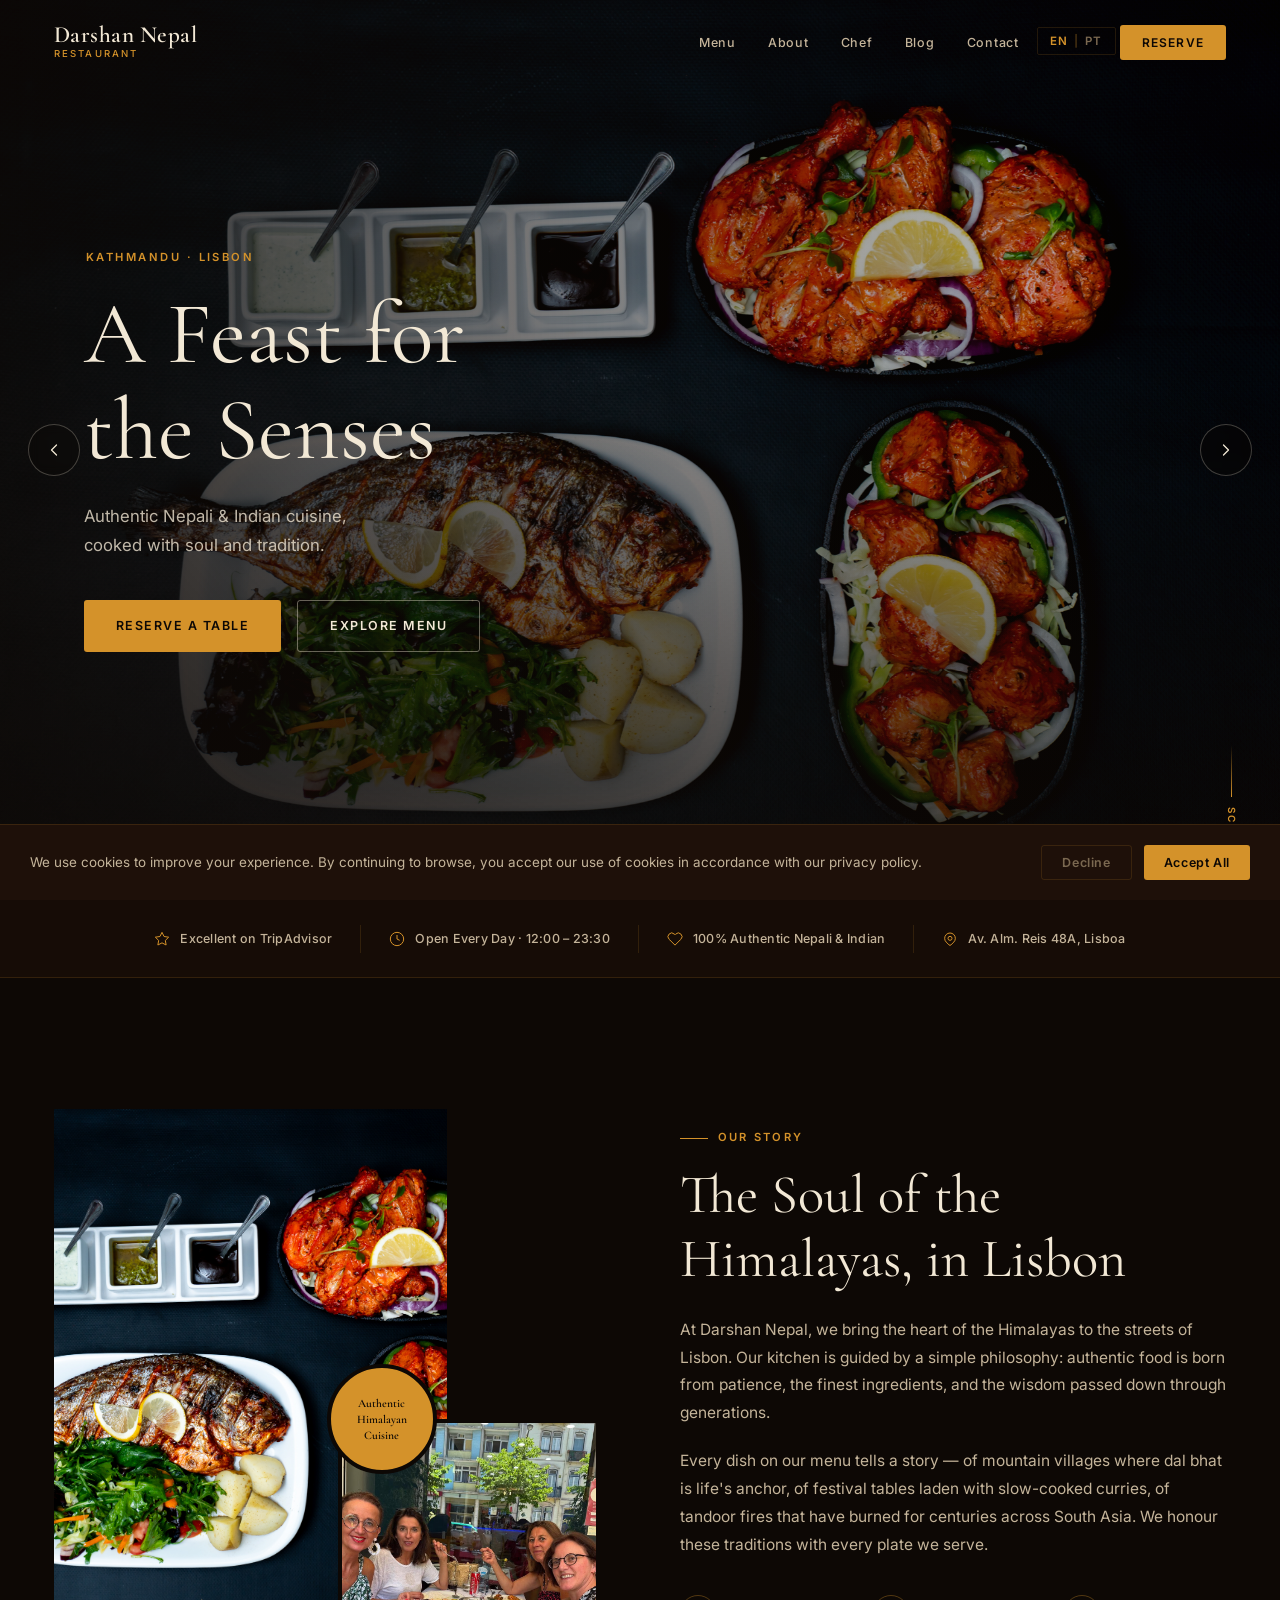
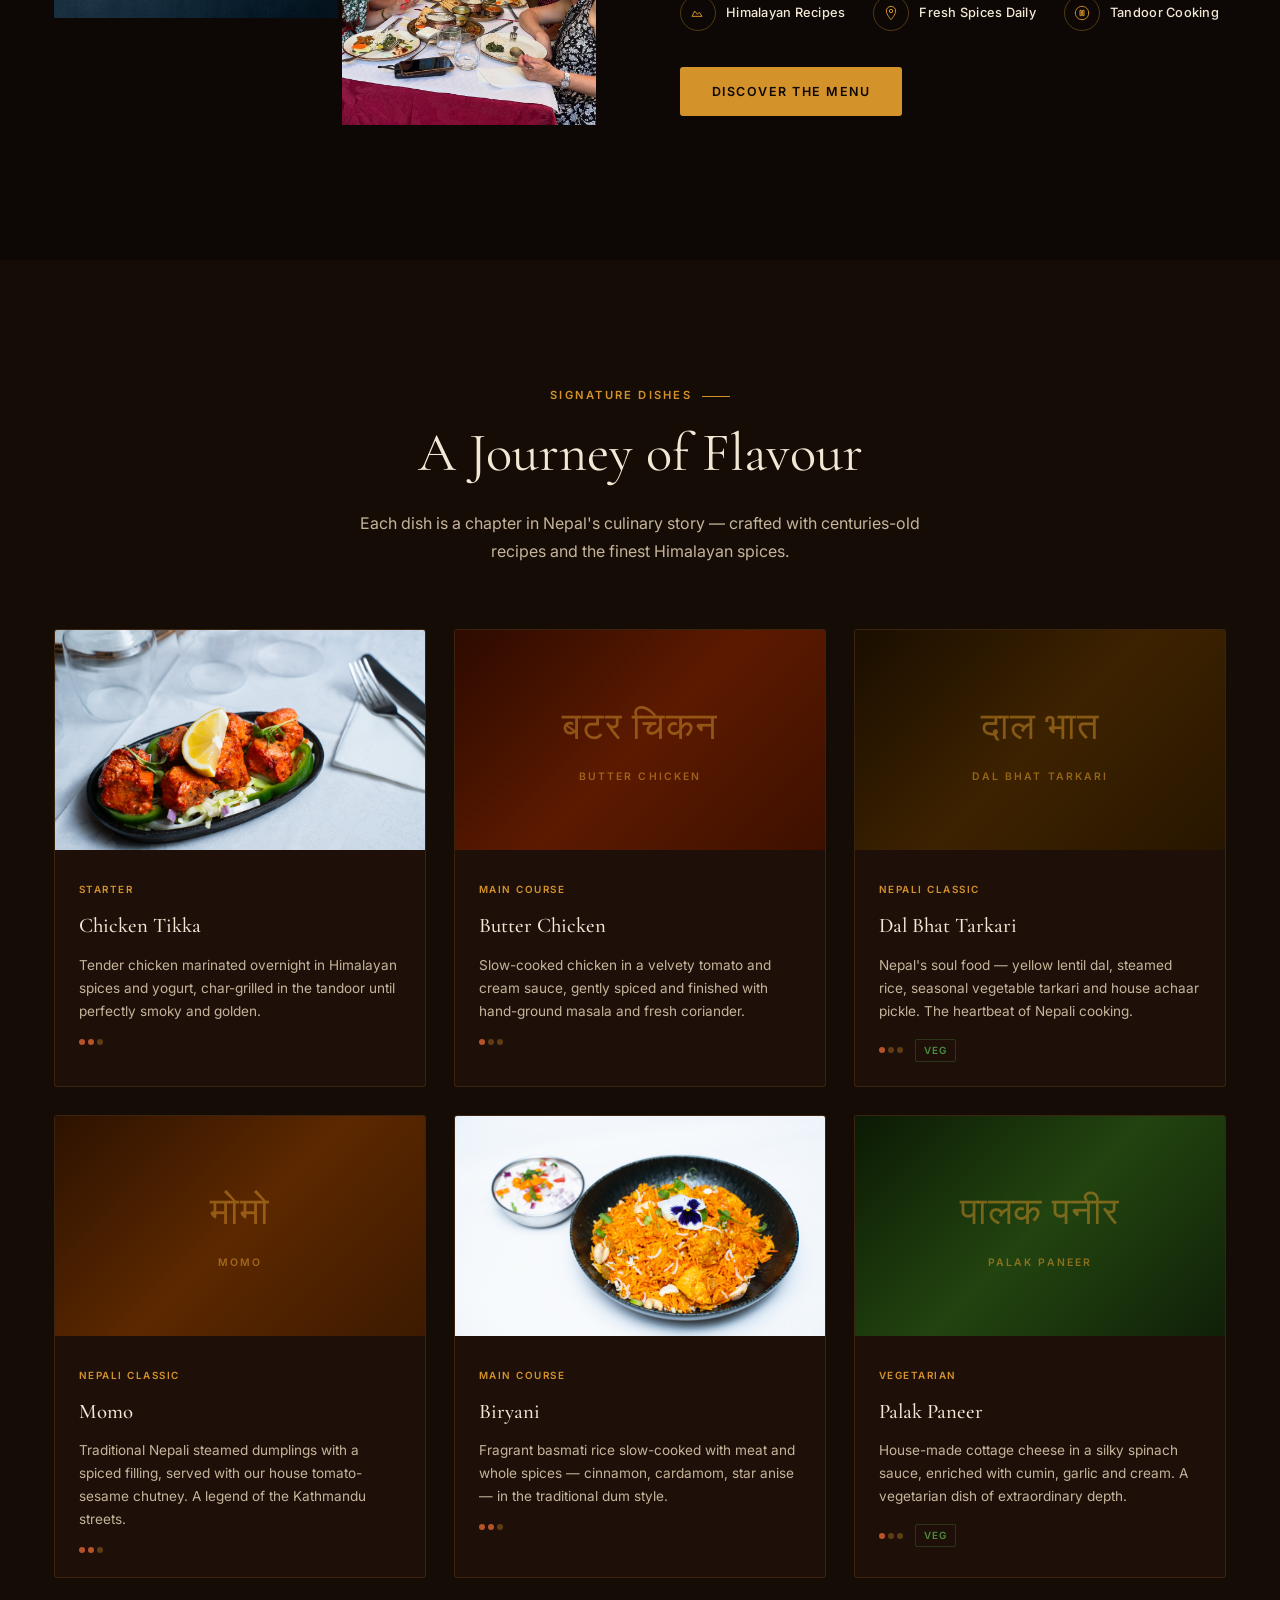
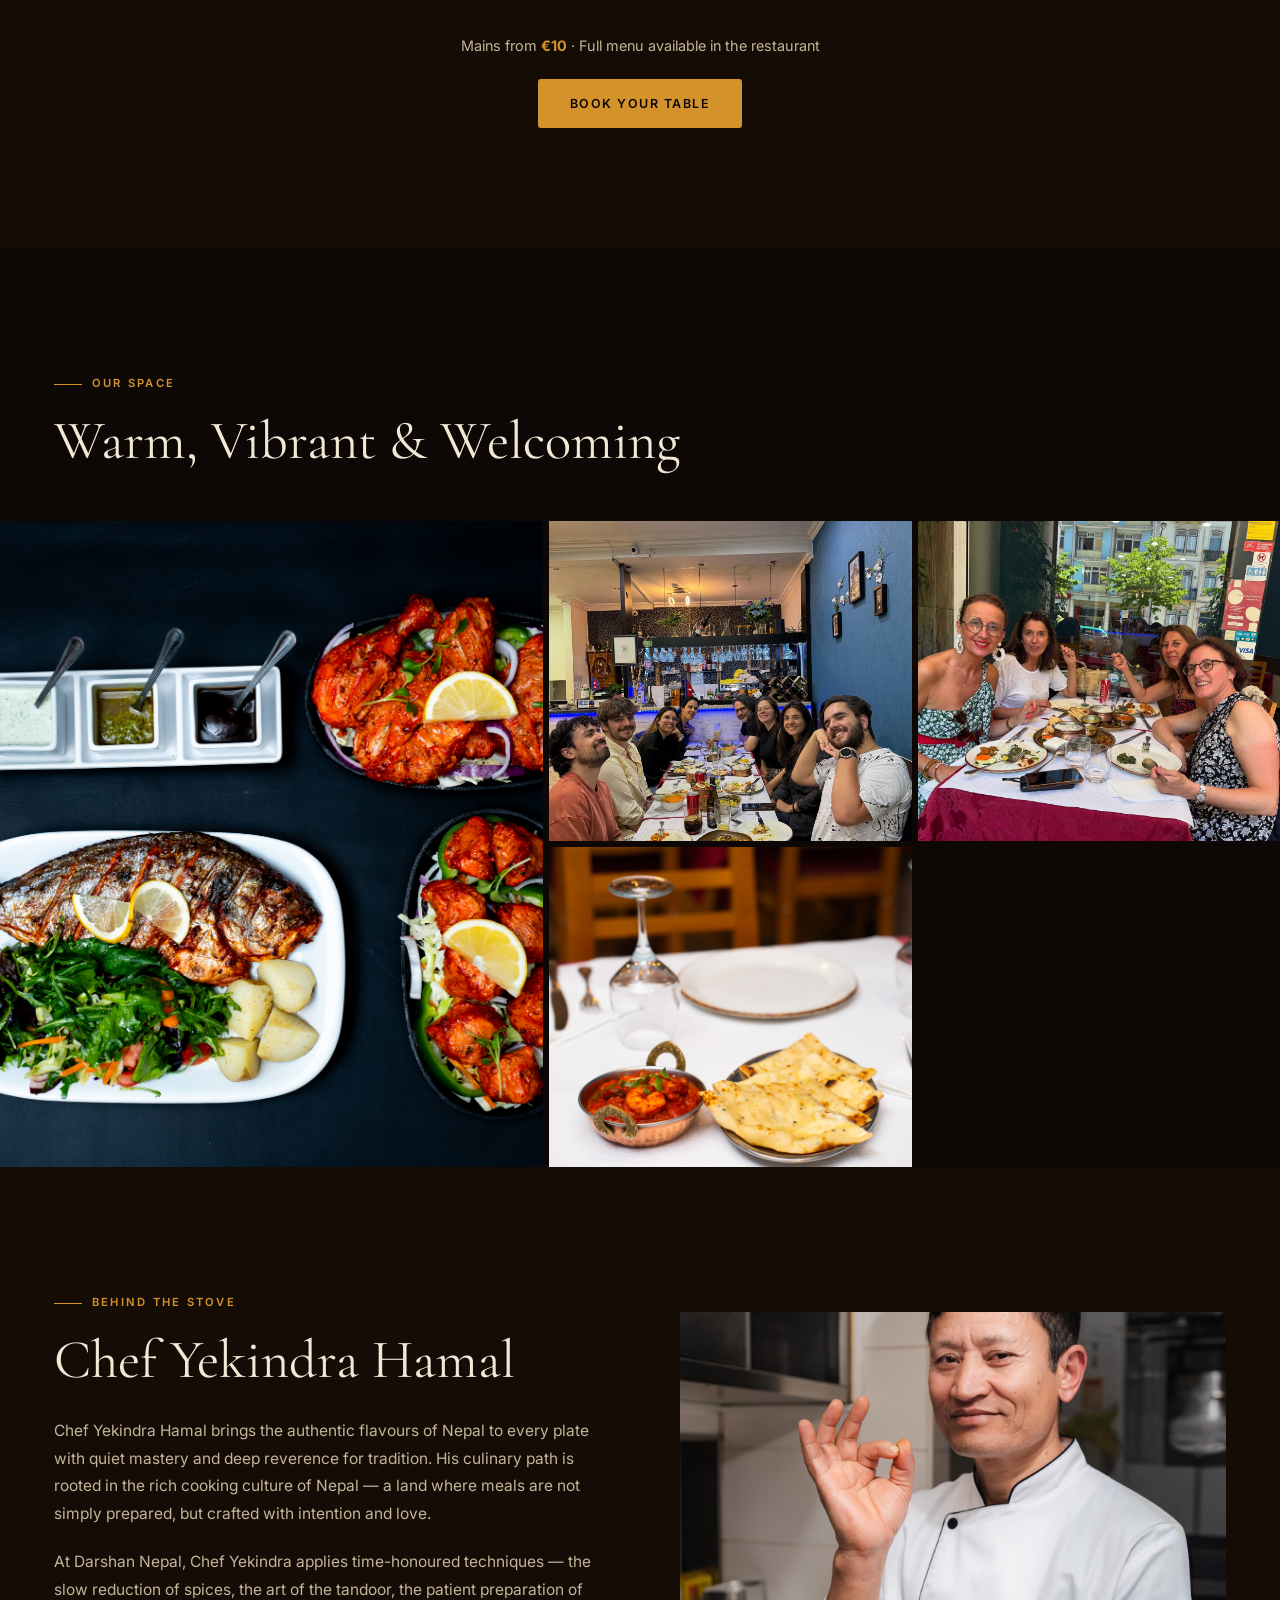
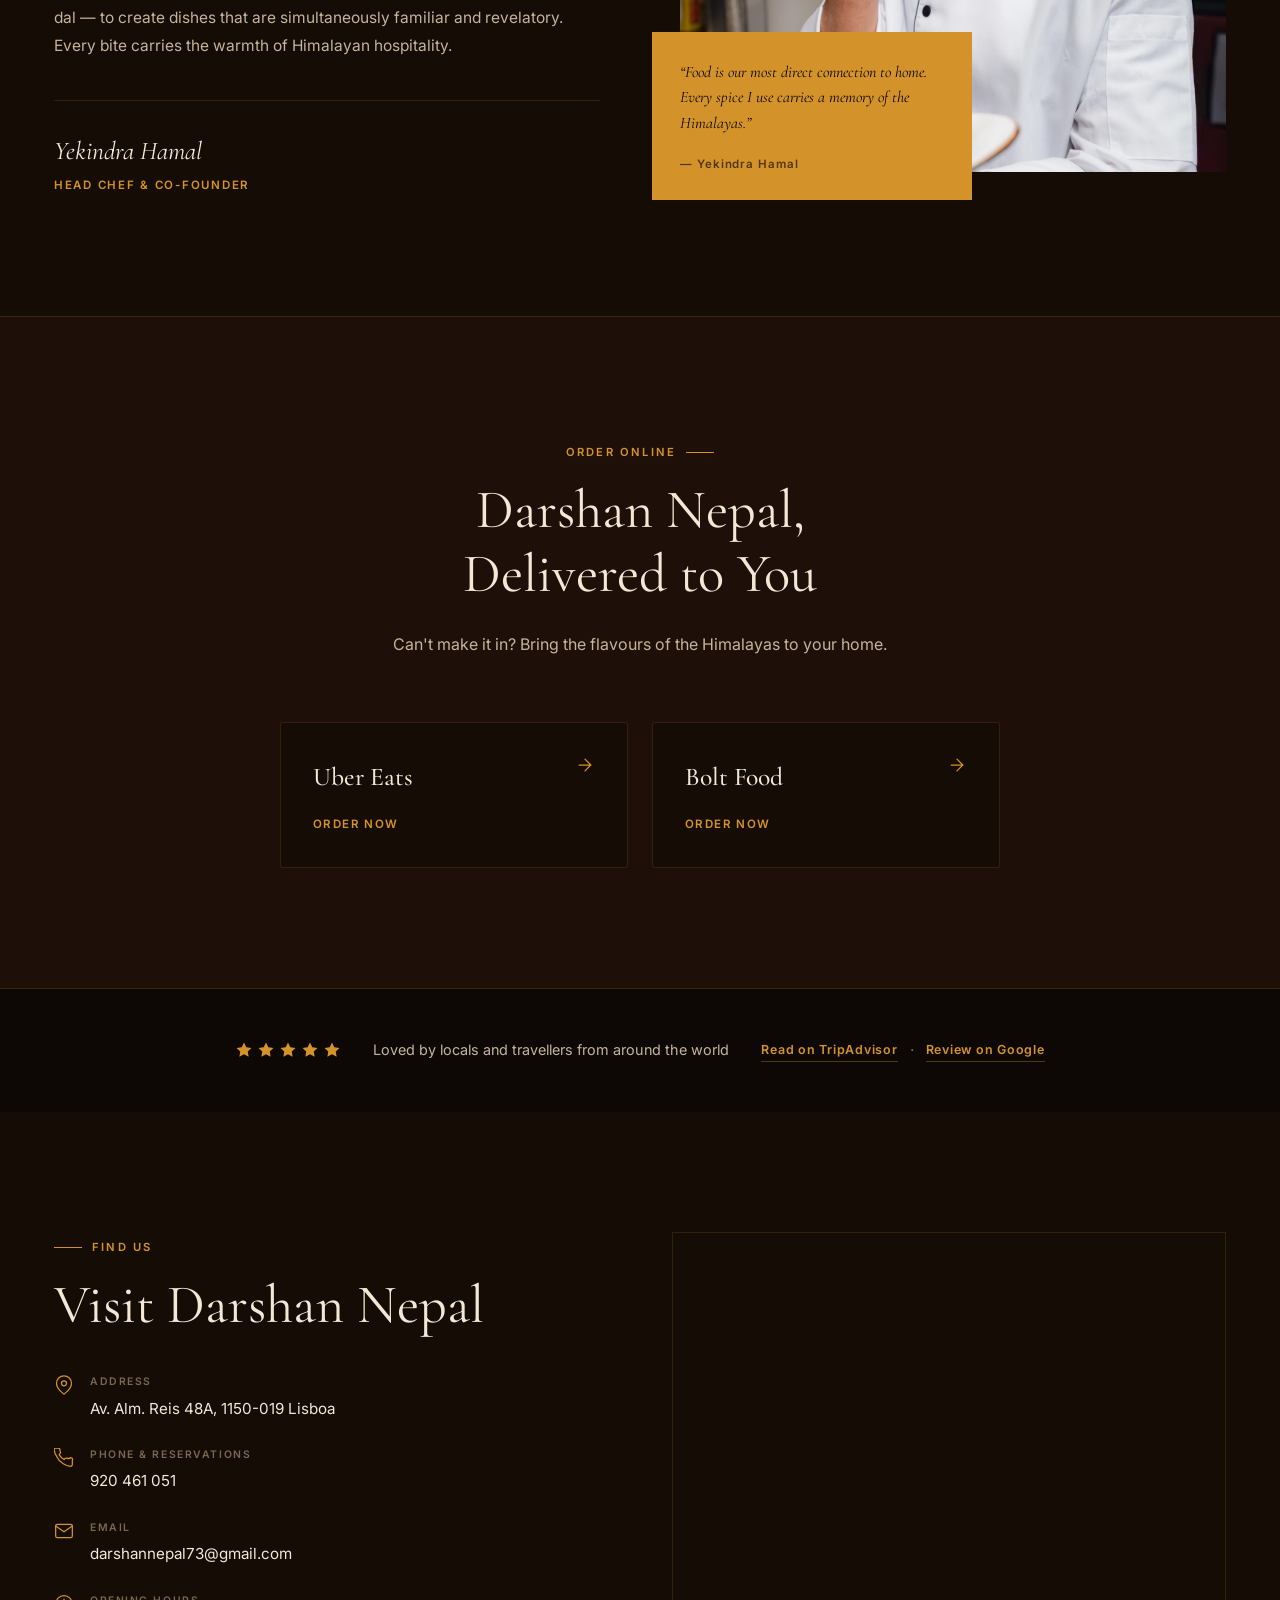
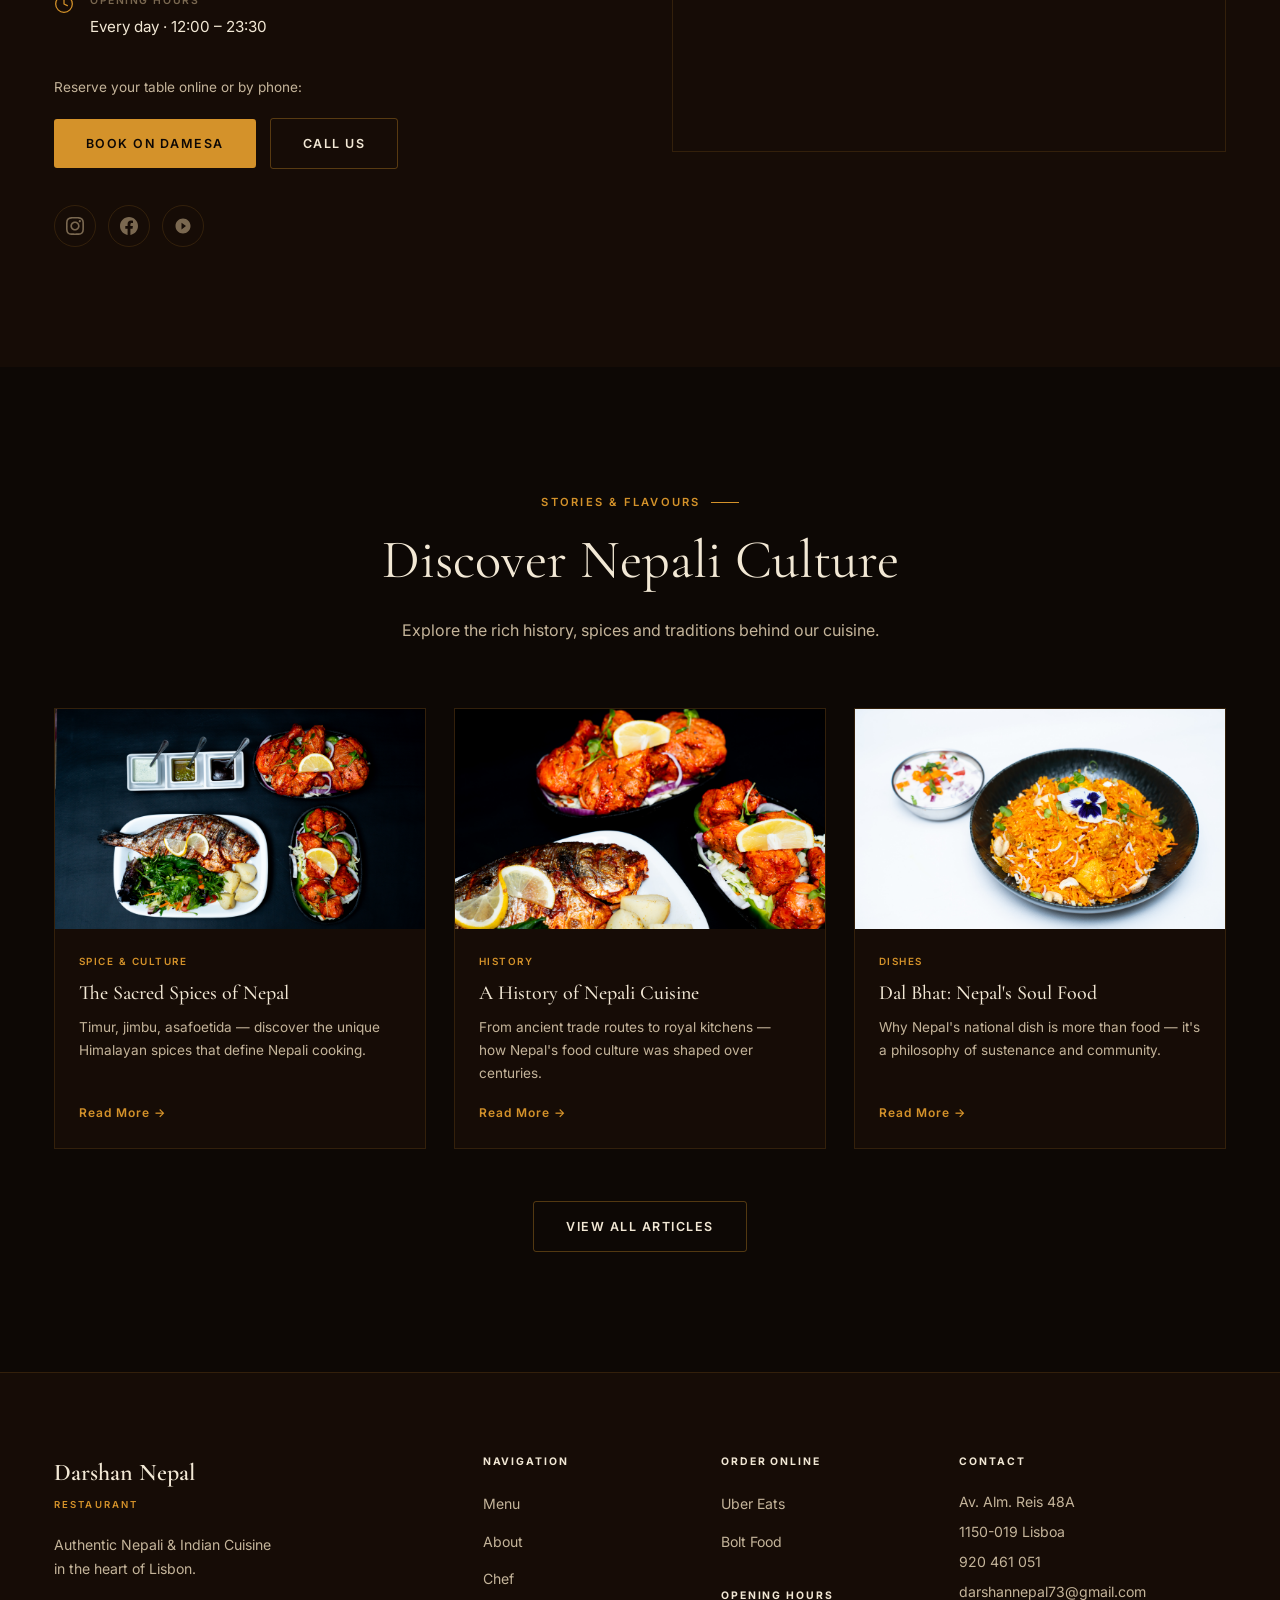
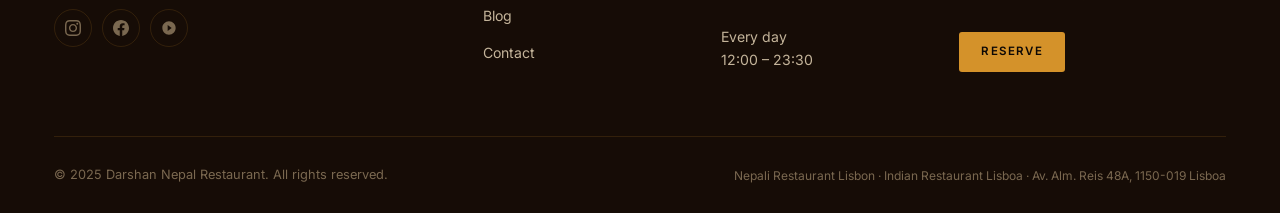
<file: index.html>
<!DOCTYPE html>
<html lang="en" data-lang="en">
<head>
    <meta charset="UTF-8">
    <meta name="viewport" content="width=device-width, initial-scale=1.0">

    <!-- Primary SEO -->
    <title>Darshan Nepal Restaurant | Authentic Nepali &amp; Indian Cuisine in Lisbon</title>
    <meta name="description" content="Experience authentic Nepali and Indian cuisine in the heart of Lisbon. Chef Yekindra Hamal brings the soul of the Himalayas to your table. Open every day 12:00–23:30.">
    <meta name="keywords" content="nepali restaurant lisbon, indian restaurant lisbon, authentic nepali food, restaurant nepal lisboa, best indian food lisbon, darshan nepal, comida nepalesa lisboa">
    <meta name="author" content="Darshan Nepal Restaurant">
    <meta name="robots" content="index, follow">
    <link rel="canonical" href="https://www.darshannepal.com/">

    <!-- Open Graph -->
    <meta property="og:type" content="restaurant">
    <meta property="og:title" content="Darshan Nepal Restaurant | Authentic Nepali &amp; Indian Cuisine in Lisbon">
    <meta property="og:description" content="Authentic Nepali &amp; Indian cuisine in Lisbon. Traditional recipes, Himalayan spices, warm hospitality. Open every day.">
    <meta property="og:image" content="https://www.darshannepal.com/images/Grilled%20Specialities.jpg">
    <meta property="og:url" content="https://www.darshannepal.com/">
    <meta property="og:locale" content="en_GB">
    <meta property="og:locale:alternate" content="pt_PT">
    <meta property="og:site_name" content="Darshan Nepal Restaurant">

    <!-- Twitter Card -->
    <meta name="twitter:card" content="summary_large_image">
    <meta name="twitter:title" content="Darshan Nepal Restaurant | Lisbon">
    <meta name="twitter:description" content="Authentic Nepali &amp; Indian cuisine in Lisbon. Open every day 12:00–23:30.">
    <meta name="twitter:image" content="https://www.darshannepal.com/images/Grilled%20Specialities.jpg">

    <!-- Hreflang for bilingual -->
    <link rel="alternate" hreflang="en" href="https://www.darshannepal.com/">
    <link rel="alternate" hreflang="pt" href="https://www.darshannepal.com/?lang=pt">

    <!-- Fonts -->
    <link rel="preconnect" href="https://fonts.googleapis.com">
    <link rel="preconnect" href="https://fonts.gstatic.com" crossorigin>
    <link href="https://fonts.googleapis.com/css2?family=Cormorant+Garamond:ital,wght@0,300;0,400;0,500;0,600;0,700;1,300;1,400;1,600&family=Inter:wght@300;400;500;600&display=swap" rel="stylesheet">

    <!-- Schema.org JSON-LD -->
    <script type="application/ld+json">
    {
      "@context": "https://schema.org",
      "@type": "Restaurant",
      "name": "Darshan Nepal Restaurant",
      "image": "https://www.darshannepal.com/images/Grilled%20Specialities.jpg",
      "@id": "https://www.darshannepal.com",
      "url": "https://www.darshannepal.com",
      "telephone": "+351920461051",
      "email": "darshannepal73@gmail.com",
      "address": {
        "@type": "PostalAddress",
        "streetAddress": "Av. Alm. Reis 48A",
        "postalCode": "1150-019",
        "addressLocality": "Lisboa",
        "addressRegion": "Lisboa",
        "addressCountry": "PT"
      },
      "geo": {
        "@type": "GeoCoordinates",
        "latitude": 38.72538595671718,
        "longitude": -9.137418788279929
      },
      "openingHoursSpecification": {
        "@type": "OpeningHoursSpecification",
        "dayOfWeek": ["Monday","Tuesday","Wednesday","Thursday","Friday","Saturday","Sunday"],
        "opens": "12:00",
        "closes": "23:30"
      },
      "servesCuisine": ["Nepali", "Indian"],
      "priceRange": "€€",
      "currenciesAccepted": "EUR",
      "hasMenu": "https://www.darshannepal.com/#menu",
      "sameAs": [
        "https://www.instagram.com/darshannepal.1",
        "https://www.facebook.com/NirdoshHamalThakuri",
        "https://www.tripadvisor.com/Restaurant_Review-g189158-d10717589-Reviews-Darshan_Nepal-Lisbon_Lisbon_District_Central_Portugal.html"
      ]
    }
    </script>

    <link rel="stylesheet" href="styles.css">
</head>
<body>

<!-- ================================================
     COOKIE BANNER
================================================ -->
<div class="cookie-banner" id="cookieBanner" role="dialog" aria-label="Cookie consent">
    <div class="cookie-banner__inner">
        <p class="cookie-banner__text" data-i18n="cookie_text">We use cookies to improve your experience. By continuing to browse, you accept our use of cookies in accordance with our privacy policy.</p>
        <div class="cookie-banner__actions">
            <button class="cookie-banner__decline" id="cookieDecline" data-i18n="cookie_decline">Decline</button>
            <button class="cookie-banner__accept" id="cookieAccept" data-i18n="cookie_accept">Accept All</button>
        </div>
    </div>
</div>

<!-- ================================================
     NAVIGATION
================================================ -->
<nav class="nav" id="nav">
    <div class="nav__container">
        <a href="#home" class="nav__logo">
            <span class="nav__logo-main">Darshan Nepal</span>
            <span class="nav__logo-sub" data-i18n="nav_logo_sub">Restaurant</span>
        </a>

        <button class="nav__toggle" id="navToggle" aria-label="Toggle navigation">
            <span></span><span></span><span></span>
        </button>

        <ul class="nav__links" id="navLinks">
            <li><a href="#menu" class="nav__link" data-i18n="nav_menu">Menu</a></li>
            <li><a href="#about" class="nav__link" data-i18n="nav_about">About</a></li>
            <li><a href="#chef" class="nav__link" data-i18n="nav_chef">Chef</a></li>
            <li><a href="blog.html" class="nav__link" data-i18n="nav_blog">Blog</a></li>
            <li><a href="#contact" class="nav__link" data-i18n="nav_contact">Contact</a></li>
            <li>
                <button class="nav__lang-toggle" id="langToggle" aria-label="Toggle language">
                    <span class="lang-opt" data-lang-opt="en">EN</span>
                    <span class="lang-sep">|</span>
                    <span class="lang-opt" data-lang-opt="pt">PT</span>
                </button>
            </li>
            <li><a href="https://damesa.pt/restaurante/lisboa/darshan-nepal" target="_blank" rel="noopener" class="nav__cta" data-i18n="nav_reserve">Reserve</a></li>
        </ul>
    </div>
</nav>

<!-- ================================================
     HERO SLIDER
================================================ -->
<section class="hero" id="home">
    <div class="slider" id="heroSlider">

        <!-- Slide 1 -->
        <div class="slide active" data-index="0">
            <div class="slide__bg" style="background-image: url('images/Grilled Specialities.jpg')"></div>
            <div class="slide__overlay"></div>
            <div class="slide__content">
                <div class="slide__inner">
                    <span class="slide__pre" data-i18n="slide1_pre">Kathmandu &middot; Lisbon</span>
                    <h1 class="slide__title" data-i18n="slide1_title">A Feast for<br>the Senses</h1>
                    <p class="slide__sub" data-i18n="slide1_sub">Authentic Nepali &amp; Indian cuisine,<br>cooked with soul and tradition.</p>
                    <div class="slide__actions">
                        <a href="https://damesa.pt/restaurante/lisboa/darshan-nepal" target="_blank" rel="noopener" class="btn btn--primary" data-i18n="slide_reserve">Reserve a Table</a>
                        <a href="#menu" class="btn btn--ghost" data-i18n="slide_menu">Explore Menu</a>
                    </div>
                </div>
            </div>
        </div>

        <!-- Slide 2 -->
        <div class="slide" data-index="1">
            <div class="slide__bg" style="background-image: url('images/Naan and prawn jalfrezi.jpg')"></div>
            <div class="slide__overlay"></div>
            <div class="slide__content">
                <div class="slide__inner">
                    <span class="slide__pre" data-i18n="slide2_pre">From the Tandoor</span>
                    <h1 class="slide__title" data-i18n="slide2_title">Cooked with<br>Fire &amp; Tradition</h1>
                    <p class="slide__sub" data-i18n="slide2_sub">Chef Yekindra Hamal's recipes,<br>rooted in Himalayan heritage.</p>
                    <div class="slide__actions">
                        <a href="#chef" class="btn btn--primary" data-i18n="slide_chef">Meet the Chef</a>
                        <a href="#menu" class="btn btn--ghost" data-i18n="slide_menu">Explore Menu</a>
                    </div>
                </div>
            </div>
        </div>

        <!-- Slide 3 -->
        <div class="slide" data-index="2">
            <div class="slide__bg" style="background-image: url('images/Happy customers 1.jpg')"></div>
            <div class="slide__overlay"></div>
            <div class="slide__content">
                <div class="slide__inner">
                    <span class="slide__pre" data-i18n="slide3_pre">A Warm Welcome</span>
                    <h1 class="slide__title" data-i18n="slide3_title">Where Nepal<br>Meets Lisbon</h1>
                    <p class="slide__sub" data-i18n="slide3_sub">A journey through spice, story,<br>and the warmth of the Himalayas.</p>
                    <div class="slide__actions">
                        <a href="#about" class="btn btn--primary" data-i18n="slide_story">Our Story</a>
                        <a href="#contact" class="btn btn--ghost" data-i18n="nav_contact">Contact</a>
                    </div>
                </div>
            </div>
        </div>

        <!-- Slider Controls -->
        <button class="slider__arrow slider__arrow--prev" id="sliderPrev" aria-label="Previous slide">
            <svg viewBox="0 0 24 24" fill="none" stroke="currentColor" stroke-width="1.5" stroke-linecap="round" stroke-linejoin="round"><polyline points="15 18 9 12 15 6"/></svg>
        </button>
        <button class="slider__arrow slider__arrow--next" id="sliderNext" aria-label="Next slide">
            <svg viewBox="0 0 24 24" fill="none" stroke="currentColor" stroke-width="1.5" stroke-linecap="round" stroke-linejoin="round"><polyline points="9 18 15 12 9 6"/></svg>
        </button>

        <div class="slider__dots">
            <button class="slider__dot active" data-dot="0" aria-label="Slide 1"></button>
            <button class="slider__dot" data-dot="1" aria-label="Slide 2"></button>
            <button class="slider__dot" data-dot="2" aria-label="Slide 3"></button>
        </div>

        <div class="slider__progress-track">
            <div class="slider__progress-bar" id="sliderProgress"></div>
        </div>
    </div>

    <div class="hero__scroll">
        <span class="hero__scroll-line"></span>
        <span class="hero__scroll-text" data-i18n="scroll_down">Scroll</span>
    </div>
</section>

<!-- ================================================
     TRUST BAR
================================================ -->
<div class="trust-bar">
    <div class="container">
        <div class="trust-bar__inner">
            <div class="trust-item">
                <svg class="trust-item__icon" viewBox="0 0 24 24" fill="none" stroke="currentColor" stroke-width="1.5"><path d="M12 2l3.09 6.26L22 9.27l-5 4.87 1.18 6.88L12 17.77l-6.18 3.25L7 14.14 2 9.27l6.91-1.01L12 2z"/></svg>
                <span data-i18n="trust_tripadvisor">Excellent on TripAdvisor</span>
            </div>
            <div class="trust-divider"></div>
            <div class="trust-item">
                <svg class="trust-item__icon" viewBox="0 0 24 24" fill="none" stroke="currentColor" stroke-width="1.5"><circle cx="12" cy="12" r="10"/><path d="M12 6v6l4 2"/></svg>
                <span data-i18n="trust_hours">Open Every Day &middot; 12:00 – 23:30</span>
            </div>
            <div class="trust-divider"></div>
            <div class="trust-item">
                <svg class="trust-item__icon" viewBox="0 0 24 24" fill="none" stroke="currentColor" stroke-width="1.5"><path d="M20.84 4.61a5.5 5.5 0 0 0-7.78 0L12 5.67l-1.06-1.06a5.5 5.5 0 0 0-7.78 7.78l1.06 1.06L12 21.23l7.78-7.78 1.06-1.06a5.5 5.5 0 0 0 0-7.78z"/></svg>
                <span data-i18n="trust_authentic">100% Authentic Nepali &amp; Indian</span>
            </div>
            <div class="trust-divider"></div>
            <div class="trust-item">
                <svg class="trust-item__icon" viewBox="0 0 24 24" fill="none" stroke="currentColor" stroke-width="1.5"><path d="M17.657 16.657L13.414 20.9a1.998 1.998 0 01-2.827 0l-4.244-4.243a8 8 0 1111.314 0z"/><path d="M15 11a3 3 0 11-6 0 3 3 0 016 0z"/></svg>
                <span>Av. Alm. Reis 48A, Lisboa</span>
            </div>
        </div>
    </div>
</div>

<!-- ================================================
     ABOUT SECTION
================================================ -->
<section class="about" id="about">
    <div class="container">
        <div class="about__grid">
            <div class="about__images" data-reveal="left">
                <div class="about__img-main">
                    <img src="images/Grilled Specialities.jpg" alt="Grilled specialities at Darshan Nepal Restaurant Lisbon" loading="lazy" width="600" height="750">
                </div>
                <div class="about__img-accent">
                    <img src="images/happy customers 2.jpg" alt="Happy guests at Darshan Nepal Restaurant Lisbon" loading="lazy" width="320" height="380">
                </div>
                <div class="about__badge">
                    <span data-i18n="about_badge_line1">Authentic</span>
                    <span data-i18n="about_badge_line2">Himalayan</span>
                    <span data-i18n="about_badge_line3">Cuisine</span>
                </div>
            </div>

            <div class="about__content" data-reveal="right">
                <div class="section-label" data-i18n="about_label">Our Story</div>
                <h2 class="section-title" data-i18n="about_title">The Soul of the<br>Himalayas, in Lisbon</h2>
                <p class="about__text" data-i18n="about_p1">At Darshan Nepal, we bring the heart of the Himalayas to the streets of Lisbon. Our kitchen is guided by a simple philosophy: authentic food is born from patience, the finest ingredients, and the wisdom passed down through generations.</p>
                <p class="about__text" data-i18n="about_p2">Every dish on our menu tells a story — of mountain villages where dal bhat is life's anchor, of festival tables laden with slow-cooked curries, of tandoor fires that have burned for centuries across South Asia. We honour these traditions with every plate we serve.</p>
                <div class="about__pillars">
                    <div class="pillar">
                        <div class="pillar__icon">
                            <svg viewBox="0 0 24 24" fill="none" stroke="currentColor" stroke-width="1.5"><path d="M3 17l4-8 4 5 3-3 4 6H3z"/></svg>
                        </div>
                        <span class="pillar__label" data-i18n="pillar_1">Himalayan Recipes</span>
                    </div>
                    <div class="pillar">
                        <div class="pillar__icon">
                            <svg viewBox="0 0 24 24" fill="none" stroke="currentColor" stroke-width="1.5"><path d="M12 2a7 7 0 017 7c0 5.25-7 13-7 13S5 14.25 5 9a7 7 0 017-7z"/><circle cx="12" cy="9" r="2.5"/></svg>
                        </div>
                        <span class="pillar__label" data-i18n="pillar_2">Fresh Spices Daily</span>
                    </div>
                    <div class="pillar">
                        <div class="pillar__icon">
                            <svg viewBox="0 0 24 24" fill="none" stroke="currentColor" stroke-width="1.5"><path d="M12 2C6.48 2 2 6.48 2 12s4.48 10 10 10 10-4.48 10-10S17.52 2 12 2zm-1 14H9V8h2v8zm4 0h-2V8h2v8z"/></svg>
                        </div>
                        <span class="pillar__label" data-i18n="pillar_3">Tandoor Cooking</span>
                    </div>
                </div>
                <a href="#menu" class="btn btn--primary" data-i18n="about_cta">Discover the Menu</a>
            </div>
        </div>
    </div>
</section>

<!-- ================================================
     MENU HIGHLIGHTS
================================================ -->
<section class="menu-section" id="menu">
    <div class="container">
        <div class="section-header section-header--center" data-reveal="up">
            <div class="section-label" data-i18n="menu_label">Signature Dishes</div>
            <h2 class="section-title" data-i18n="menu_title">A Journey of Flavour</h2>
            <p class="section-sub" data-i18n="menu_sub">Each dish is a chapter in Nepal's culinary story — crafted with centuries-old recipes and the finest Himalayan spices.</p>
        </div>

        <div class="menu-grid">

            <div class="dish-card" data-reveal="up">
                <div class="dish-card__img">
                    <img src="images/Chicken Tikka Grilled.jpg" alt="Chicken Tikka — tandoor-grilled at Darshan Nepal Lisbon" loading="lazy">
                </div>
                <div class="dish-card__body">
                    <span class="dish-card__cat" data-i18n="dish_cat_starter">Starter</span>
                    <h3 class="dish-card__name">Chicken Tikka</h3>
                    <p class="dish-card__desc" data-i18n="dish1_desc">Tender chicken marinated overnight in Himalayan spices and yogurt, char-grilled in the tandoor until perfectly smoky and golden.</p>
                    <div class="dish-card__meta">
                        <span class="dish-card__spice" aria-label="Medium spice">
                            <span class="chili active"></span><span class="chili active"></span><span class="chili"></span>
                        </span>
                    </div>
                </div>
            </div>

            <div class="dish-card" data-reveal="up">
                <div class="dish-card__img dish-card__img--placeholder" style="background: linear-gradient(135deg, #2D0A00 0%, #5C1A00 50%, #3D1000 100%);">
                    <div class="dish-placeholder">
                        <span class="dish-placeholder__devanagari">बटर चिकन</span>
                        <span class="dish-placeholder__name">Butter Chicken</span>
                    </div>
                </div>
                <div class="dish-card__body">
                    <span class="dish-card__cat" data-i18n="dish_cat_main">Main Course</span>
                    <h3 class="dish-card__name">Butter Chicken</h3>
                    <p class="dish-card__desc" data-i18n="dish2_desc">Slow-cooked chicken in a velvety tomato and cream sauce, gently spiced and finished with hand-ground masala and fresh coriander.</p>
                    <div class="dish-card__meta">
                        <span class="dish-card__spice" aria-label="Mild spice">
                            <span class="chili active"></span><span class="chili"></span><span class="chili"></span>
                        </span>
                    </div>
                </div>
            </div>

            <div class="dish-card" data-reveal="up">
                <div class="dish-card__img dish-card__img--placeholder" style="background: linear-gradient(135deg, #1A0E00 0%, #3D2200 50%, #271600 100%);">
                    <div class="dish-placeholder">
                        <span class="dish-placeholder__devanagari">दाल भात</span>
                        <span class="dish-placeholder__name">Dal Bhat Tarkari</span>
                    </div>
                </div>
                <div class="dish-card__body">
                    <span class="dish-card__cat" data-i18n="dish_cat_nepali">Nepali Classic</span>
                    <h3 class="dish-card__name">Dal Bhat Tarkari</h3>
                    <p class="dish-card__desc" data-i18n="dish3_desc">Nepal's soul food — yellow lentil dal, steamed rice, seasonal vegetable tarkari and house achaar pickle. The heartbeat of Nepali cooking.</p>
                    <div class="dish-card__meta">
                        <span class="dish-card__spice" aria-label="Mild spice">
                            <span class="chili active"></span><span class="chili"></span><span class="chili"></span>
                        </span>
                        <span class="dish-card__tag" data-i18n="tag_veg">Veg</span>
                    </div>
                </div>
            </div>

            <div class="dish-card" data-reveal="up">
                <div class="dish-card__img dish-card__img--placeholder" style="background: linear-gradient(135deg, #2D1200 0%, #5C2800 50%, #3D1A00 100%);">
                    <div class="dish-placeholder">
                        <span class="dish-placeholder__devanagari">मोमो</span>
                        <span class="dish-placeholder__name">Momo</span>
                    </div>
                </div>
                <div class="dish-card__body">
                    <span class="dish-card__cat" data-i18n="dish_cat_nepali">Nepali Classic</span>
                    <h3 class="dish-card__name">Momo</h3>
                    <p class="dish-card__desc" data-i18n="dish4_desc">Traditional Nepali steamed dumplings with a spiced filling, served with our house tomato-sesame chutney. A legend of the Kathmandu streets.</p>
                    <div class="dish-card__meta">
                        <span class="dish-card__spice" aria-label="Medium spice">
                            <span class="chili active"></span><span class="chili active"></span><span class="chili"></span>
                        </span>
                    </div>
                </div>
            </div>

            <div class="dish-card" data-reveal="up">
                <div class="dish-card__img">
                    <img src="images/Biryani.jpg" alt="Biryani — fragrant basmati rice at Darshan Nepal Lisbon" loading="lazy">
                </div>
                <div class="dish-card__body">
                    <span class="dish-card__cat" data-i18n="dish_cat_main">Main Course</span>
                    <h3 class="dish-card__name">Biryani</h3>
                    <p class="dish-card__desc" data-i18n="dish5_desc">Fragrant basmati rice slow-cooked with meat and whole spices — cinnamon, cardamom, star anise — in the traditional dum style.</p>
                    <div class="dish-card__meta">
                        <span class="dish-card__spice" aria-label="Medium spice">
                            <span class="chili active"></span><span class="chili active"></span><span class="chili"></span>
                        </span>
                    </div>
                </div>
            </div>

            <div class="dish-card" data-reveal="up">
                <div class="dish-card__img dish-card__img--placeholder" style="background: linear-gradient(135deg, #0C1A04 0%, #224410 50%, #102008 100%);">
                    <div class="dish-placeholder">
                        <span class="dish-placeholder__devanagari">पालक पनीर</span>
                        <span class="dish-placeholder__name">Palak Paneer</span>
                    </div>
                </div>
                <div class="dish-card__body">
                    <span class="dish-card__cat" data-i18n="dish_cat_veg">Vegetarian</span>
                    <h3 class="dish-card__name">Palak Paneer</h3>
                    <p class="dish-card__desc" data-i18n="dish6_desc">House-made cottage cheese in a silky spinach sauce, enriched with cumin, garlic and cream. A vegetarian dish of extraordinary depth.</p>
                    <div class="dish-card__meta">
                        <span class="dish-card__spice" aria-label="Mild spice">
                            <span class="chili active"></span><span class="chili"></span><span class="chili"></span>
                        </span>
                        <span class="dish-card__tag" data-i18n="tag_veg">Veg</span>
                    </div>
                </div>
            </div>

        </div>

        <div class="menu-footer" data-reveal="up">
            <p class="menu-footer__note" data-i18n="menu_note">Mains from <strong>€10</strong> &middot; Full menu available in the restaurant</p>
            <a href="https://damesa.pt/restaurante/lisboa/darshan-nepal" target="_blank" rel="noopener" class="btn btn--primary" data-i18n="menu_reserve">Book Your Table</a>
        </div>
    </div>
</section>

<!-- ================================================
     GALLERY
================================================ -->
<section class="gallery" id="ambience">
    <div class="gallery__label container">
        <div class="section-label" data-i18n="gallery_label">Our Space</div>
        <h2 class="section-title" data-i18n="gallery_title">Warm, Vibrant &amp; Welcoming</h2>
    </div>
    <div class="gallery__grid">
        <div class="gallery__item gallery__item--tall" data-reveal="up">
            <img src="images/Grilled Specialities.jpg" alt="Grilled specialities platter at Darshan Nepal Restaurant Lisbon" loading="lazy">
            <div class="gallery__caption"><span data-i18n="gallery_cap1">The Feast</span></div>
        </div>
        <div class="gallery__item" data-reveal="up">
            <img src="images/Happy customers 1.jpg" alt="Happy guests at Darshan Nepal Restaurant Lisbon" loading="lazy">
            <div class="gallery__caption"><span data-i18n="gallery_cap2">Our Guests</span></div>
        </div>
        <div class="gallery__item" data-reveal="up">
            <img src="images/happy customers 2.jpg" alt="Diners enjoying a meal at Darshan Nepal Lisbon" loading="lazy">
            <div class="gallery__caption"><span data-i18n="gallery_cap3">The Warmth</span></div>
        </div>
        <div class="gallery__item" data-reveal="up">
            <img src="images/Naan and prawn jalfrezi.jpg" alt="Naan and prawn jalfrezi at Darshan Nepal Lisbon" loading="lazy">
            <div class="gallery__caption"><span data-i18n="gallery_cap4">The Flavour</span></div>
        </div>
    </div>
</section>

<!-- ================================================
     CHEF SECTION
================================================ -->
<section class="chef" id="chef">
    <div class="container">
        <div class="chef__grid">
            <div class="chef__content" data-reveal="left">
                <div class="section-label" data-i18n="chef_label">Behind the Stove</div>
                <h2 class="section-title" data-i18n="chef_title">Chef Yekindra Hamal</h2>
                <p class="chef__text" data-i18n="chef_p1">Chef Yekindra Hamal brings the authentic flavours of Nepal to every plate with quiet mastery and deep reverence for tradition. His culinary path is rooted in the rich cooking culture of Nepal — a land where meals are not simply prepared, but crafted with intention and love.</p>
                <p class="chef__text" data-i18n="chef_p2">At Darshan Nepal, Chef Yekindra applies time-honoured techniques — the slow reduction of spices, the art of the tandoor, the patient preparation of dal — to create dishes that are simultaneously familiar and revelatory. Every bite carries the warmth of Himalayan hospitality.</p>
                <div class="chef__signature">
                    <span class="chef__sig-name">Yekindra Hamal</span>
                    <span class="chef__sig-role" data-i18n="chef_sig_role">Head Chef &amp; Co-founder</span>
                </div>
            </div>

            <div class="chef__visual" data-reveal="right">
                <div class="chef__img-frame">
                    <img src="images/Chef Yekindra 1.jpg" alt="Chef Yekindra Hamal at Darshan Nepal Restaurant Lisbon" loading="lazy">
                </div>
                <div class="chef__quote">
                    <blockquote data-i18n="chef_quote">"Food is our most direct connection to home. Every spice I use carries a memory of the Himalayas."</blockquote>
                    <cite>— Yekindra Hamal</cite>
                </div>
            </div>
        </div>
    </div>
</section>

<!-- ================================================
     ORDER ONLINE
================================================ -->
<section class="order" id="order">
    <div class="container">
        <div class="section-header section-header--center" data-reveal="up">
            <div class="section-label" data-i18n="order_label">Order Online</div>
            <h2 class="section-title" data-i18n="order_title">Darshan Nepal,<br>Delivered to You</h2>
            <p class="section-sub" data-i18n="order_sub">Can't make it in? Bring the flavours of the Himalayas to your home.</p>
        </div>
        <div class="order__cards" data-reveal="up">
            <a href="https://www.ubereats.com/pt/store/darshan-nepal" target="_blank" rel="noopener" class="platform-card">
                <div class="platform-card__top">
                    <div class="platform-card__brand">
                        <span class="platform-card__brand-name">Uber Eats</span>
                    </div>
                    <svg class="platform-card__arrow" viewBox="0 0 24 24" fill="none" stroke="currentColor" stroke-width="1.5" stroke-linecap="round"><path d="M5 12h14M12 5l7 7-7 7"/></svg>
                </div>
                <span class="platform-card__cta" data-i18n="order_now">Order Now</span>
            </a>
            <a href="https://food.bolt.eu/en/386-lisbon/p/12831-darshan-nepal/" target="_blank" rel="noopener" class="platform-card">
                <div class="platform-card__top">
                    <div class="platform-card__brand">
                        <span class="platform-card__brand-name">Bolt Food</span>
                    </div>
                    <svg class="platform-card__arrow" viewBox="0 0 24 24" fill="none" stroke="currentColor" stroke-width="1.5" stroke-linecap="round"><path d="M5 12h14M12 5l7 7-7 7"/></svg>
                </div>
                <span class="platform-card__cta" data-i18n="order_now">Order Now</span>
            </a>
        </div>
    </div>
</section>

<!-- ================================================
     REVIEWS STRIP
================================================ -->
<section class="reviews-strip">
    <div class="container">
        <div class="reviews-strip__inner">
            <div class="reviews-strip__stars">
                <svg viewBox="0 0 24 24" fill="currentColor"><path d="M12 2l3.09 6.26L22 9.27l-5 4.87 1.18 6.88L12 17.77l-6.18 3.25L7 14.14 2 9.27l6.91-1.01L12 2z"/></svg>
                <svg viewBox="0 0 24 24" fill="currentColor"><path d="M12 2l3.09 6.26L22 9.27l-5 4.87 1.18 6.88L12 17.77l-6.18 3.25L7 14.14 2 9.27l6.91-1.01L12 2z"/></svg>
                <svg viewBox="0 0 24 24" fill="currentColor"><path d="M12 2l3.09 6.26L22 9.27l-5 4.87 1.18 6.88L12 17.77l-6.18 3.25L7 14.14 2 9.27l6.91-1.01L12 2z"/></svg>
                <svg viewBox="0 0 24 24" fill="currentColor"><path d="M12 2l3.09 6.26L22 9.27l-5 4.87 1.18 6.88L12 17.77l-6.18 3.25L7 14.14 2 9.27l6.91-1.01L12 2z"/></svg>
                <svg viewBox="0 0 24 24" fill="currentColor"><path d="M12 2l3.09 6.26L22 9.27l-5 4.87 1.18 6.88L12 17.77l-6.18 3.25L7 14.14 2 9.27l6.91-1.01L12 2z"/></svg>
            </div>
            <p class="reviews-strip__text" data-i18n="reviews_text">Loved by locals and travellers from around the world</p>
            <div class="reviews-strip__links">
                <a href="https://www.tripadvisor.com/Restaurant_Review-g189158-d10717589-Reviews-Darshan_Nepal-Lisbon_Lisbon_District_Central_Portugal.html" target="_blank" rel="noopener" class="reviews-strip__link" data-i18n="reviews_ta">Read on TripAdvisor</a>
                <span class="reviews-strip__sep">&middot;</span>
                <a href="https://share.google/S4rGVBPSY0Qm6cFmi" target="_blank" rel="noopener" class="reviews-strip__link" data-i18n="reviews_google">Review on Google</a>
            </div>
        </div>
    </div>
</section>

<!-- ================================================
     CONTACT & MAP
================================================ -->
<section class="contact" id="contact">
    <div class="container">
        <div class="contact__grid">
            <div class="contact__info" data-reveal="left">
                <div class="section-label" data-i18n="contact_label">Find Us</div>
                <h2 class="section-title" data-i18n="contact_title">Visit Darshan Nepal</h2>

                <div class="contact__details">
                    <div class="contact__item">
                        <svg class="contact__icon" viewBox="0 0 24 24" fill="none" stroke="currentColor" stroke-width="1.5" stroke-linecap="round" stroke-linejoin="round"><path d="M21 10c0 7-9 13-9 13s-9-6-9-13a9 9 0 0118 0z"/><circle cx="12" cy="10" r="3"/></svg>
                        <div>
                            <span class="contact__item-label" data-i18n="contact_address_label">Address</span>
                            <a href="https://maps.google.com/?q=Darshan+Nepal+Lisbon" target="_blank" rel="noopener" class="contact__item-value">Av. Alm. Reis 48A, 1150-019 Lisboa</a>
                        </div>
                    </div>
                    <div class="contact__item">
                        <svg class="contact__icon" viewBox="0 0 24 24" fill="none" stroke="currentColor" stroke-width="1.5" stroke-linecap="round" stroke-linejoin="round"><path d="M22 16.92v3a2 2 0 01-2.18 2 19.79 19.79 0 01-8.63-3.07A19.5 19.5 0 013.07 9.81a19.79 19.79 0 01-3.07-8.63A2 2 0 012 .1h3a2 2 0 012 1.72 12.84 12.84 0 00.7 2.81 2 2 0 01-.45 2.11L6.11 7.89a16 16 0 006 6l1.27-1.27a2 2 0 012.11-.45 12.84 12.84 0 002.81.7A2 2 0 0122 14.92z"/></svg>
                        <div>
                            <span class="contact__item-label" data-i18n="contact_phone_label">Phone &amp; Reservations</span>
                            <a href="tel:+351920461051" class="contact__item-value">920 461 051</a>
                        </div>
                    </div>
                    <div class="contact__item">
                        <svg class="contact__icon" viewBox="0 0 24 24" fill="none" stroke="currentColor" stroke-width="1.5" stroke-linecap="round" stroke-linejoin="round"><path d="M4 4h16c1.1 0 2 .9 2 2v12c0 1.1-.9 2-2 2H4c-1.1 0-2-.9-2-2V6c0-1.1.9-2 2-2z"/><polyline points="22,6 12,13 2,6"/></svg>
                        <div>
                            <span class="contact__item-label" data-i18n="contact_email_label">Email</span>
                            <a href="mailto:darshannepal73@gmail.com" class="contact__item-value">darshannepal73@gmail.com</a>
                        </div>
                    </div>
                    <div class="contact__item">
                        <svg class="contact__icon" viewBox="0 0 24 24" fill="none" stroke="currentColor" stroke-width="1.5" stroke-linecap="round" stroke-linejoin="round"><circle cx="12" cy="12" r="10"/><polyline points="12 6 12 12 16 14"/></svg>
                        <div>
                            <span class="contact__item-label" data-i18n="contact_hours_label">Opening Hours</span>
                            <span class="contact__item-value" data-i18n="contact_hours">Every day &middot; 12:00 – 23:30</span>
                        </div>
                    </div>
                </div>

                <div class="contact__actions" id="reservation">
                    <p class="contact__actions-text" data-i18n="contact_reserve_text">Reserve your table online or by phone:</p>
                    <a href="https://damesa.pt/restaurante/lisboa/darshan-nepal" target="_blank" rel="noopener" class="btn btn--primary" data-i18n="contact_reserve_btn">Book on Damesa</a>
                    <a href="tel:+351920461051" class="btn btn--outline" data-i18n="contact_call_btn">Call Us</a>
                </div>

                <div class="contact__social">
                    <a href="https://www.instagram.com/darshannepal.1" target="_blank" rel="noopener" class="social-btn" aria-label="Instagram">
                        <svg viewBox="0 0 24 24" fill="currentColor"><path d="M12 2.163c3.204 0 3.584.012 4.85.07 3.252.148 4.771 1.691 4.919 4.919.058 1.265.069 1.645.069 4.849 0 3.205-.012 3.584-.069 4.849-.149 3.225-1.664 4.771-4.919 4.919-1.266.058-1.644.07-4.85.07-3.204 0-3.584-.012-4.849-.07-3.26-.149-4.771-1.699-4.919-4.92-.058-1.265-.07-1.644-.07-4.849 0-3.204.013-3.583.07-4.849.149-3.227 1.664-4.771 4.919-4.919 1.266-.057 1.645-.069 4.849-.069zm0-2.163c-3.259 0-3.667.014-4.947.072-4.358.2-6.78 2.618-6.98 6.98-.059 1.281-.073 1.689-.073 4.948 0 3.259.014 3.668.072 4.948.2 4.358 2.618 6.78 6.98 6.98 1.281.058 1.689.072 4.948.072 3.259 0 3.668-.014 4.948-.072 4.354-.2 6.782-2.618 6.979-6.98.059-1.28.073-1.689.073-4.948 0-3.259-.014-3.667-.072-4.947-.196-4.354-2.617-6.78-6.979-6.98-1.281-.059-1.69-.073-4.949-.073zm0 5.838c-3.403 0-6.162 2.759-6.162 6.162s2.759 6.163 6.162 6.163 6.162-2.759 6.162-6.163c0-3.403-2.759-6.162-6.162-6.162zm0 10.162c-2.209 0-4-1.79-4-4 0-2.209 1.791-4 4-4s4 1.791 4 4c0 2.21-1.791 4-4 4zm6.406-11.845c-.796 0-1.441.645-1.441 1.44s.645 1.44 1.441 1.44c.795 0 1.439-.645 1.439-1.44s-.644-1.44-1.439-1.44z"/></svg>
                    </a>
                    <a href="https://www.facebook.com/NirdoshHamalThakuri" target="_blank" rel="noopener" class="social-btn" aria-label="Facebook">
                        <svg viewBox="0 0 24 24" fill="currentColor"><path d="M24 12.073c0-6.627-5.373-12-12-12s-12 5.373-12 12c0 5.99 4.388 10.954 10.125 11.854v-8.385H7.078v-3.47h3.047V9.43c0-3.007 1.792-4.669 4.533-4.669 1.312 0 2.686.235 2.686.235v2.953H15.83c-1.491 0-1.956.925-1.956 1.874v2.25h3.328l-.532 3.47h-2.796v8.385C19.612 23.027 24 18.062 24 12.073z"/></svg>
                    </a>
                    <a href="https://www.tripadvisor.com/Restaurant_Review-g189158-d10717589-Reviews-Darshan_Nepal-Lisbon_Lisbon_District_Central_Portugal.html" target="_blank" rel="noopener" class="social-btn" aria-label="TripAdvisor">
                        <svg viewBox="0 0 24 24" fill="currentColor"><path d="M12 2C6.48 2 2 6.48 2 12s4.48 10 10 10 10-4.48 10-10S17.52 2 12 2zm-2 14.5v-9l6 4.5-6 4.5z"/></svg>
                    </a>
                </div>
            </div>

            <div class="contact__map" data-reveal="right">
                <iframe
                    src="https://www.google.com/maps/embed?pb=!1m18!1m12!1m3!1d3112.6699505638535!2d-9.137418788279929!3d38.72538595671718!2m3!1f0!2f0!3f0!3m2!1i1024!2i768!4f13.1!3m3!1m2!1s0xd19339a830b7c8b%3A0x72a8d0d0cf33bc50!2sDarshan%20Nepal!5e0!3m2!1sen!2spt!4v1779066251575!5m2!1sen!2spt"
                    width="100%"
                    height="100%"
                    style="border:0;"
                    allowfullscreen=""
                    loading="lazy"
                    referrerpolicy="no-referrer-when-downgrade"
                    title="Darshan Nepal Restaurant on Google Maps">
                </iframe>
            </div>
        </div>
    </div>
</section>

<!-- ================================================
     BLOG TEASER
================================================ -->
<section class="blog-teaser">
    <div class="container">
        <div class="section-header section-header--center" data-reveal="up">
            <div class="section-label" data-i18n="blog_label">Stories &amp; Flavours</div>
            <h2 class="section-title" data-i18n="blog_title">Discover Nepali Culture</h2>
            <p class="section-sub" data-i18n="blog_sub">Explore the rich history, spices and traditions behind our cuisine.</p>
        </div>
        <div class="blog-grid">
            <a href="blog/spices-of-nepal.html" class="blog-card" data-reveal="up">
                <div class="blog-card__img">
                    <img src="images/Grilled Specialities.jpg" alt="The sacred spices of Nepal — grilled specialities at Darshan Nepal" loading="lazy">
                </div>
                <div class="blog-card__body">
                    <span class="blog-card__cat" data-i18n="blog_cat_spice">Spice &amp; Culture</span>
                    <h3 class="blog-card__title" data-i18n="blog1_title">The Sacred Spices of Nepal</h3>
                    <p class="blog-card__excerpt" data-i18n="blog1_excerpt">Timur, jimbu, asafoetida — discover the unique Himalayan spices that define Nepali cooking.</p>
                    <span class="blog-card__read" data-i18n="blog_read">Read More &rarr;</span>
                </div>
            </a>
            <a href="blog/history-nepali-cuisine.html" class="blog-card" data-reveal="up">
                <div class="blog-card__img">
                    <img src="images/Grilled items.jpg" alt="History of Nepali cuisine — traditional grilled dishes" loading="lazy">
                </div>
                <div class="blog-card__body">
                    <span class="blog-card__cat" data-i18n="blog_cat_history">History</span>
                    <h3 class="blog-card__title" data-i18n="blog2_title">A History of Nepali Cuisine</h3>
                    <p class="blog-card__excerpt" data-i18n="blog2_excerpt">From ancient trade routes to royal kitchens — how Nepal's food culture was shaped over centuries.</p>
                    <span class="blog-card__read" data-i18n="blog_read">Read More &rarr;</span>
                </div>
            </a>
            <a href="blog/dal-bhat-national-dish.html" class="blog-card" data-reveal="up">
                <div class="blog-card__img">
                    <img src="images/Biryani.jpg" alt="Dal Bhat — Nepal's national dish at Darshan Nepal Lisbon" loading="lazy">
                </div>
                <div class="blog-card__body">
                    <span class="blog-card__cat" data-i18n="blog_cat_dishes">Dishes</span>
                    <h3 class="blog-card__title" data-i18n="blog3_title">Dal Bhat: Nepal's Soul Food</h3>
                    <p class="blog-card__excerpt" data-i18n="blog3_excerpt">Why Nepal's national dish is more than food — it's a philosophy of sustenance and community.</p>
                    <span class="blog-card__read" data-i18n="blog_read">Read More &rarr;</span>
                </div>
            </a>
        </div>
        <div class="blog-teaser__footer" data-reveal="up">
            <a href="blog.html" class="btn btn--outline" data-i18n="blog_all">View All Articles</a>
        </div>
    </div>
</section>

<!-- ================================================
     FOOTER
================================================ -->
<footer class="footer">
    <div class="container">
        <div class="footer__grid">
            <div class="footer__brand">
                <a href="#home" class="footer__logo">
                    <span class="footer__logo-main">Darshan Nepal</span>
                    <span class="footer__logo-sub" data-i18n="nav_logo_sub">Restaurant</span>
                </a>
                <p class="footer__tagline" data-i18n="footer_tagline">Authentic Nepali &amp; Indian Cuisine<br>in the heart of Lisbon.</p>
                <div class="footer__social">
                    <a href="https://www.instagram.com/darshannepal.1" target="_blank" rel="noopener" aria-label="Instagram" class="footer__social-btn">
                        <svg viewBox="0 0 24 24" fill="currentColor"><path d="M12 2.163c3.204 0 3.584.012 4.85.07 3.252.148 4.771 1.691 4.919 4.919.058 1.265.069 1.645.069 4.849 0 3.205-.012 3.584-.069 4.849-.149 3.225-1.664 4.771-4.919 4.919-1.266.058-1.644.07-4.85.07-3.204 0-3.584-.012-4.849-.07-3.26-.149-4.771-1.699-4.919-4.92-.058-1.265-.07-1.644-.07-4.849 0-3.204.013-3.583.07-4.849.149-3.227 1.664-4.771 4.919-4.919 1.266-.057 1.645-.069 4.849-.069zm0-2.163c-3.259 0-3.667.014-4.947.072-4.358.2-6.78 2.618-6.98 6.98-.059 1.281-.073 1.689-.073 4.948 0 3.259.014 3.668.072 4.948.2 4.358 2.618 6.78 6.98 6.98 1.281.058 1.689.072 4.948.072 3.259 0 3.668-.014 4.948-.072 4.354-.2 6.782-2.618 6.979-6.98.059-1.28.073-1.689.073-4.948 0-3.259-.014-3.667-.072-4.947-.196-4.354-2.617-6.78-6.979-6.98-1.281-.059-1.69-.073-4.949-.073zm0 5.838c-3.403 0-6.162 2.759-6.162 6.162s2.759 6.163 6.162 6.163 6.162-2.759 6.162-6.163c0-3.403-2.759-6.162-6.162-6.162zm0 10.162c-2.209 0-4-1.79-4-4 0-2.209 1.791-4 4-4s4 1.791 4 4c0 2.21-1.791 4-4 4zm6.406-11.845c-.796 0-1.441.645-1.441 1.44s.645 1.44 1.441 1.44c.795 0 1.439-.645 1.439-1.44s-.644-1.44-1.439-1.44z"/></svg>
                    </a>
                    <a href="https://www.facebook.com/NirdoshHamalThakuri" target="_blank" rel="noopener" aria-label="Facebook" class="footer__social-btn">
                        <svg viewBox="0 0 24 24" fill="currentColor"><path d="M24 12.073c0-6.627-5.373-12-12-12s-12 5.373-12 12c0 5.99 4.388 10.954 10.125 11.854v-8.385H7.078v-3.47h3.047V9.43c0-3.007 1.792-4.669 4.533-4.669 1.312 0 2.686.235 2.686.235v2.953H15.83c-1.491 0-1.956.925-1.956 1.874v2.25h3.328l-.532 3.47h-2.796v8.385C19.612 23.027 24 18.062 24 12.073z"/></svg>
                    </a>
                    <a href="https://www.tripadvisor.com/Restaurant_Review-g189158-d10717589-Reviews-Darshan_Nepal-Lisbon_Lisbon_District_Central_Portugal.html" target="_blank" rel="noopener" aria-label="TripAdvisor" class="footer__social-btn">
                        <svg viewBox="0 0 24 24" fill="currentColor"><path d="M12 2C6.48 2 2 6.48 2 12s4.48 10 10 10 10-4.48 10-10S17.52 2 12 2zm-2 14.5v-9l6 4.5-6 4.5z"/></svg>
                    </a>
                </div>
            </div>

            <div class="footer__col">
                <h4 class="footer__col-title" data-i18n="footer_nav_title">Navigation</h4>
                <ul class="footer__links">
                    <li><a href="#menu" data-i18n="nav_menu">Menu</a></li>
                    <li><a href="#about" data-i18n="nav_about">About</a></li>
                    <li><a href="#chef" data-i18n="nav_chef">Chef</a></li>
                    <li><a href="blog.html" data-i18n="nav_blog">Blog</a></li>
                    <li><a href="#contact" data-i18n="nav_contact">Contact</a></li>
                </ul>
            </div>

            <div class="footer__col">
                <h4 class="footer__col-title" data-i18n="footer_order_title">Order Online</h4>
                <ul class="footer__links">
                    <li><a href="https://www.ubereats.com/pt/store/darshan-nepal" target="_blank" rel="noopener">Uber Eats</a></li>
                    <li><a href="https://food.bolt.eu/en/386-lisbon/p/12831-darshan-nepal/" target="_blank" rel="noopener">Bolt Food</a></li>
                </ul>
                <h4 class="footer__col-title footer__col-title--mt" data-i18n="contact_hours_label">Opening Hours</h4>
                <p class="footer__hours" data-i18n="footer_hours">Every day<br>12:00 – 23:30</p>
            </div>

            <div class="footer__col">
                <h4 class="footer__col-title" data-i18n="footer_contact_title">Contact</h4>
                <address class="footer__address">
                    <p>Av. Alm. Reis 48A</p>
                    <p>1150-019 Lisboa</p>
                    <a href="tel:+351920461051">920 461 051</a>
                    <a href="mailto:darshannepal73@gmail.com">darshannepal73@gmail.com</a>
                </address>
                <a href="https://damesa.pt/restaurante/lisboa/darshan-nepal" target="_blank" rel="noopener" class="btn btn--primary btn--sm footer__book-btn" data-i18n="nav_reserve">Reserve</a>
            </div>
        </div>

        <div class="footer__bottom">
            <p class="footer__copy">&copy; 2025 Darshan Nepal Restaurant. <span data-i18n="footer_rights">All rights reserved.</span></p>
            <p class="footer__seo-text">
                <a href="https://maps.google.com/?q=Darshan+Nepal+Lisbon" target="_blank" rel="noopener">Nepali Restaurant Lisbon &middot; Indian Restaurant Lisboa &middot; Av. Alm. Reis 48A, 1150-019 Lisboa</a>
            </p>
        </div>
    </div>
</footer>

<script src="script.js"></script>
</body>
</html>
</file>
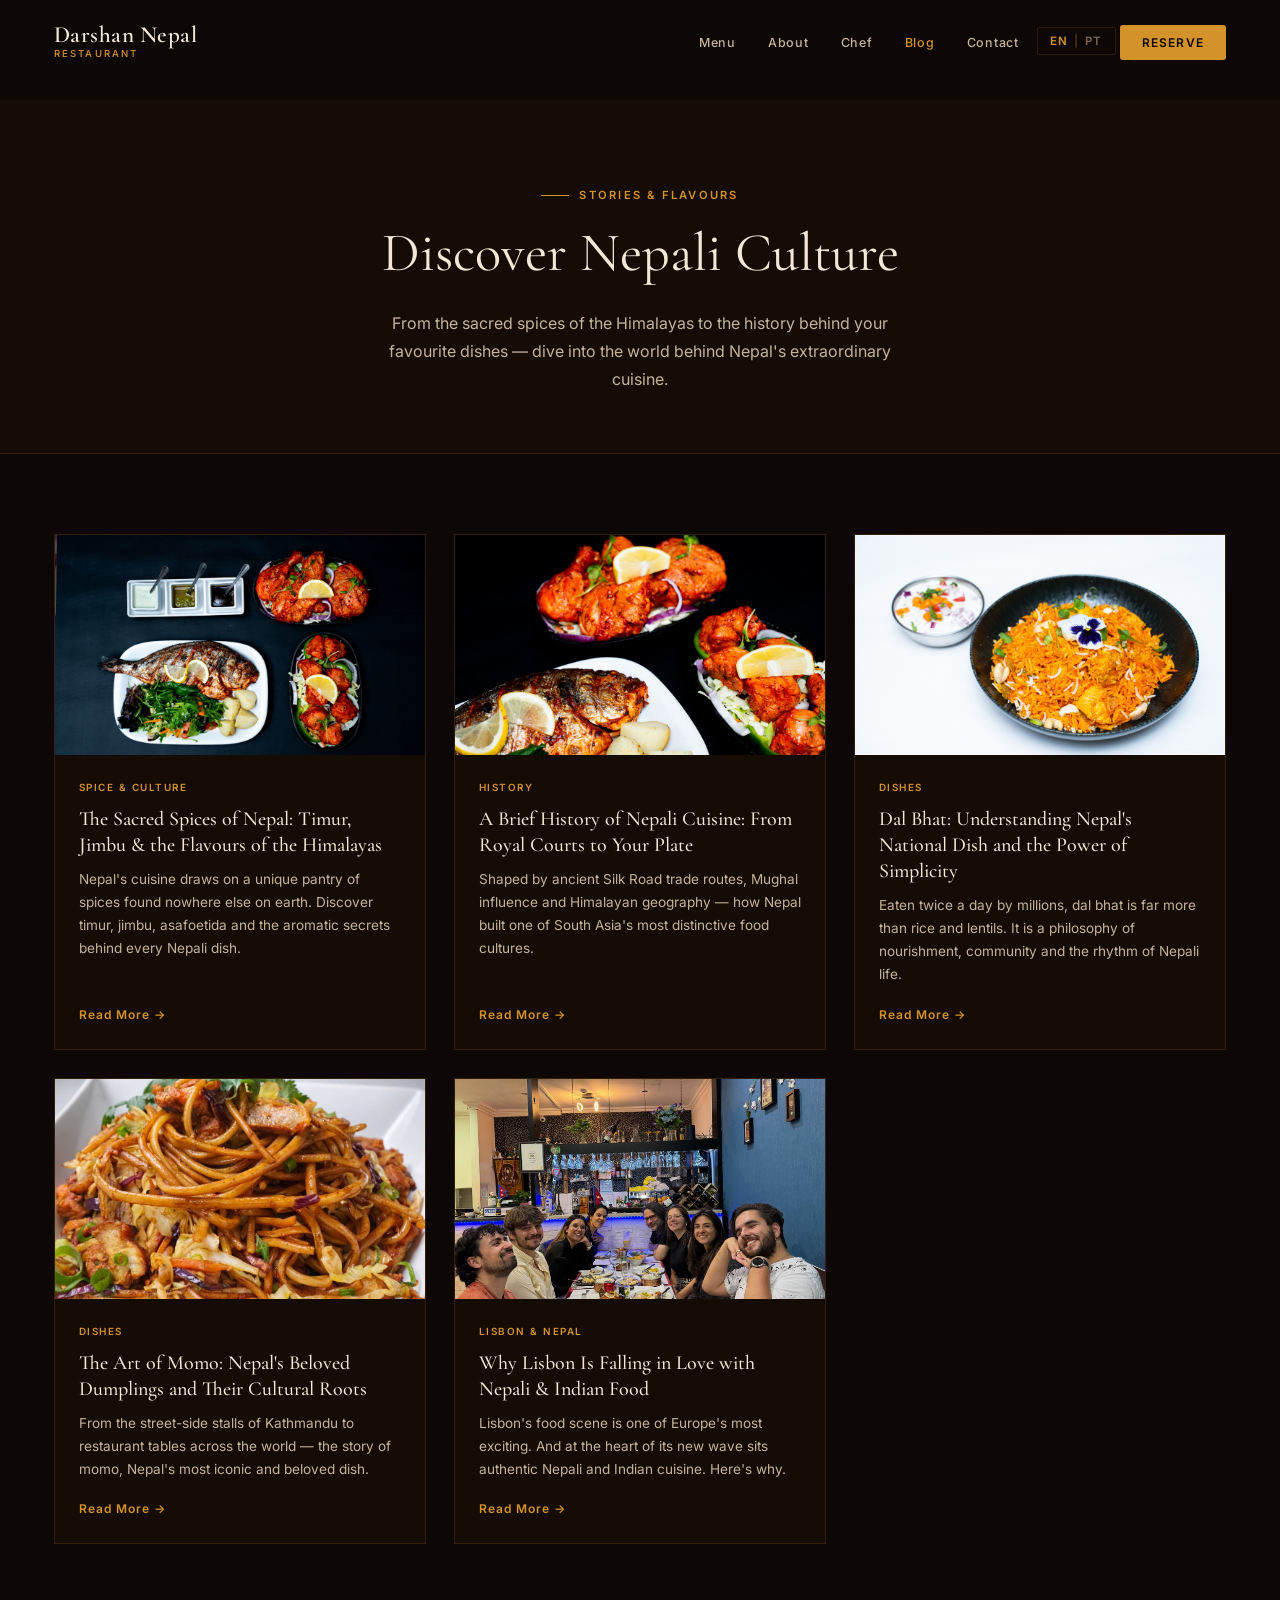
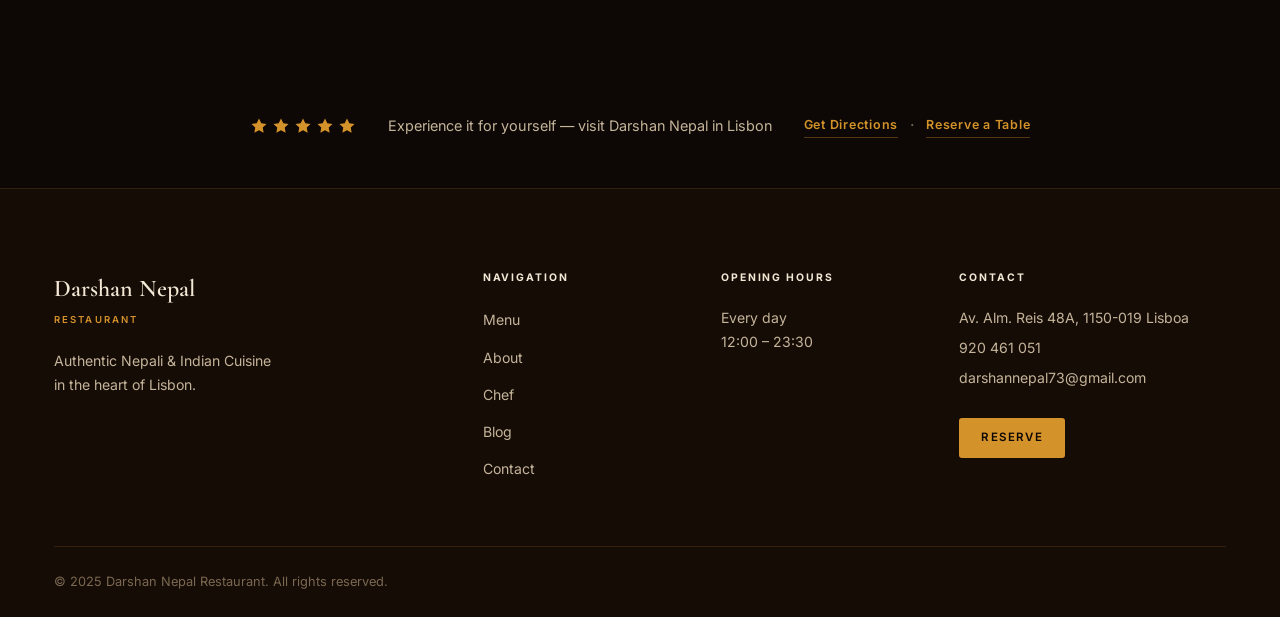
<file: blog.html>
<!DOCTYPE html>
<html lang="en" data-lang="en">
<head>
    <meta charset="UTF-8">
    <meta name="viewport" content="width=device-width, initial-scale=1.0">
    <title>Blog | Darshan Nepal Restaurant — Nepali Food, Culture &amp; Spices</title>
    <meta name="description" content="Explore the history, spices and culinary traditions of Nepal. Stories from Darshan Nepal Restaurant in Lisbon — the city's home of authentic Nepali and Indian cuisine.">
    <meta name="robots" content="index, follow">
    <link rel="canonical" href="https://www.darshannepal.com/blog.html">
    <meta property="og:title" content="Blog | Darshan Nepal Restaurant Lisbon">
    <meta property="og:description" content="Stories, recipes and culture from Nepal's rich culinary heritage.">
    <meta property="og:image" content="https://www.darshannepal.com/images/Grilled%20Specialities.jpg">
    <link rel="preconnect" href="https://fonts.googleapis.com">
    <link rel="preconnect" href="https://fonts.gstatic.com" crossorigin>
    <link href="https://fonts.googleapis.com/css2?family=Cormorant+Garamond:ital,wght@0,300;0,400;0,500;0,600;0,700;1,300;1,400;1,600&family=Inter:wght@300;400;500;600&display=swap" rel="stylesheet">
    <link rel="stylesheet" href="styles.css">
</head>
<body class="blog-page">

<nav class="nav scrolled" id="nav">
    <div class="nav__container">
        <a href="index.html" class="nav__logo">
            <span class="nav__logo-main">Darshan Nepal</span>
            <span class="nav__logo-sub">Restaurant</span>
        </a>
        <button class="nav__toggle" id="navToggle" aria-label="Toggle navigation">
            <span></span><span></span><span></span>
        </button>
        <ul class="nav__links" id="navLinks">
            <li><a href="index.html#menu" class="nav__link">Menu</a></li>
            <li><a href="index.html#about" class="nav__link">About</a></li>
            <li><a href="index.html#chef" class="nav__link">Chef</a></li>
            <li><a href="blog.html" class="nav__link" style="color:var(--clr-saffron)">Blog</a></li>
            <li><a href="index.html#contact" class="nav__link">Contact</a></li>
            <li>
                <button class="nav__lang-toggle" id="langToggle" aria-label="Toggle language">
                    <span class="lang-opt active" data-lang-opt="en">EN</span>
                    <span class="lang-sep">|</span>
                    <span class="lang-opt" data-lang-opt="pt">PT</span>
                </button>
            </li>
            <li><a href="https://damesa.pt/restaurante/lisboa/darshan-nepal" target="_blank" rel="noopener" class="nav__cta">Reserve</a></li>
        </ul>
    </div>
</nav>

<header class="blog-hero">
    <div class="container">
        <div class="section-label">Stories &amp; Flavours</div>
        <h1 class="section-title">Discover Nepali Culture</h1>
        <p class="section-sub" style="margin:0 auto;">From the sacred spices of the Himalayas to the history behind your favourite dishes — dive into the world behind Nepal's extraordinary cuisine.</p>
    </div>
</header>

<main class="blog-listing">
    <div class="container">
        <div class="blog-listing-grid">

            <a href="blog/spices-of-nepal.html" class="blog-card">
                <div class="blog-card__img">
                    <img src="images/Grilled Specialities.jpg" alt="Sacred spices of Nepal — Darshan Nepal Lisbon" loading="lazy">
                </div>
                <div class="blog-card__body">
                    <span class="blog-card__cat">Spice &amp; Culture</span>
                    <h2 class="blog-card__title">The Sacred Spices of Nepal: Timur, Jimbu &amp; the Flavours of the Himalayas</h2>
                    <p class="blog-card__excerpt">Nepal's cuisine draws on a unique pantry of spices found nowhere else on earth. Discover timur, jimbu, asafoetida and the aromatic secrets behind every Nepali dish.</p>
                    <span class="blog-card__read">Read More →</span>
                </div>
            </a>

            <a href="blog/history-nepali-cuisine.html" class="blog-card">
                <div class="blog-card__img">
                    <img src="images/Grilled items.jpg" alt="History of Nepali cuisine — Darshan Nepal Lisbon" loading="lazy">
                </div>
                <div class="blog-card__body">
                    <span class="blog-card__cat">History</span>
                    <h2 class="blog-card__title">A Brief History of Nepali Cuisine: From Royal Courts to Your Plate</h2>
                    <p class="blog-card__excerpt">Shaped by ancient Silk Road trade routes, Mughal influence and Himalayan geography — how Nepal built one of South Asia's most distinctive food cultures.</p>
                    <span class="blog-card__read">Read More →</span>
                </div>
            </a>

            <a href="blog/dal-bhat-national-dish.html" class="blog-card">
                <div class="blog-card__img">
                    <img src="images/Biryani.jpg" alt="Dal Bhat — Nepal's national dish at Darshan Nepal Lisbon" loading="lazy">
                </div>
                <div class="blog-card__body">
                    <span class="blog-card__cat">Dishes</span>
                    <h2 class="blog-card__title">Dal Bhat: Understanding Nepal's National Dish and the Power of Simplicity</h2>
                    <p class="blog-card__excerpt">Eaten twice a day by millions, dal bhat is far more than rice and lentils. It is a philosophy of nourishment, community and the rhythm of Nepali life.</p>
                    <span class="blog-card__read">Read More →</span>
                </div>
            </a>

            <a href="blog/nepali-dumplings-momo.html" class="blog-card">
                <div class="blog-card__img">
                    <img src="images/Chowmein.jpg" alt="Momo — Nepali dumplings at Darshan Nepal Lisbon" loading="lazy">
                </div>
                <div class="blog-card__body">
                    <span class="blog-card__cat">Dishes</span>
                    <h2 class="blog-card__title">The Art of Momo: Nepal's Beloved Dumplings and Their Cultural Roots</h2>
                    <p class="blog-card__excerpt">From the street-side stalls of Kathmandu to restaurant tables across the world — the story of momo, Nepal's most iconic and beloved dish.</p>
                    <span class="blog-card__read">Read More →</span>
                </div>
            </a>

            <a href="blog/nepali-indian-food-lisbon.html" class="blog-card">
                <div class="blog-card__img">
                    <img src="images/Happy customers 1.jpg" alt="Guests enjoying Nepali food at Darshan Nepal Lisbon" loading="lazy">
                </div>
                <div class="blog-card__body">
                    <span class="blog-card__cat">Lisbon &amp; Nepal</span>
                    <h2 class="blog-card__title">Why Lisbon Is Falling in Love with Nepali &amp; Indian Food</h2>
                    <p class="blog-card__excerpt">Lisbon's food scene is one of Europe's most exciting. And at the heart of its new wave sits authentic Nepali and Indian cuisine. Here's why.</p>
                    <span class="blog-card__read">Read More →</span>
                </div>
            </a>

        </div>
    </div>
</main>

<section class="reviews-strip">
    <div class="container">
        <div class="reviews-strip__inner">
            <div class="reviews-strip__stars">
                <svg viewBox="0 0 24 24" fill="currentColor"><path d="M12 2l3.09 6.26L22 9.27l-5 4.87 1.18 6.88L12 17.77l-6.18 3.25L7 14.14 2 9.27l6.91-1.01L12 2z"/></svg>
                <svg viewBox="0 0 24 24" fill="currentColor"><path d="M12 2l3.09 6.26L22 9.27l-5 4.87 1.18 6.88L12 17.77l-6.18 3.25L7 14.14 2 9.27l6.91-1.01L12 2z"/></svg>
                <svg viewBox="0 0 24 24" fill="currentColor"><path d="M12 2l3.09 6.26L22 9.27l-5 4.87 1.18 6.88L12 17.77l-6.18 3.25L7 14.14 2 9.27l6.91-1.01L12 2z"/></svg>
                <svg viewBox="0 0 24 24" fill="currentColor"><path d="M12 2l3.09 6.26L22 9.27l-5 4.87 1.18 6.88L12 17.77l-6.18 3.25L7 14.14 2 9.27l6.91-1.01L12 2z"/></svg>
                <svg viewBox="0 0 24 24" fill="currentColor"><path d="M12 2l3.09 6.26L22 9.27l-5 4.87 1.18 6.88L12 17.77l-6.18 3.25L7 14.14 2 9.27l6.91-1.01L12 2z"/></svg>
            </div>
            <p class="reviews-strip__text">Experience it for yourself — visit Darshan Nepal in Lisbon</p>
            <div class="reviews-strip__links">
                <a href="index.html#contact" class="reviews-strip__link">Get Directions</a>
                <span class="reviews-strip__sep">&middot;</span>
                <a href="https://damesa.pt/restaurante/lisboa/darshan-nepal" target="_blank" rel="noopener" class="reviews-strip__link">Reserve a Table</a>
            </div>
        </div>
    </div>
</section>

<footer class="footer">
    <div class="container">
        <div class="footer__grid">
            <div class="footer__brand">
                <a href="index.html" class="footer__logo">
                    <span class="footer__logo-main">Darshan Nepal</span>
                    <span class="footer__logo-sub">Restaurant</span>
                </a>
                <p class="footer__tagline">Authentic Nepali &amp; Indian Cuisine<br>in the heart of Lisbon.</p>
            </div>
            <div class="footer__col">
                <h4 class="footer__col-title">Navigation</h4>
                <ul class="footer__links">
                    <li><a href="index.html#menu">Menu</a></li>
                    <li><a href="index.html#about">About</a></li>
                    <li><a href="index.html#chef">Chef</a></li>
                    <li><a href="blog.html">Blog</a></li>
                    <li><a href="index.html#contact">Contact</a></li>
                </ul>
            </div>
            <div class="footer__col">
                <h4 class="footer__col-title">Opening Hours</h4>
                <p class="footer__hours">Every day<br>12:00 – 23:30</p>
            </div>
            <div class="footer__col">
                <h4 class="footer__col-title">Contact</h4>
                <address class="footer__address">
                    <p>Av. Alm. Reis 48A, 1150-019 Lisboa</p>
                    <a href="tel:+351920461051">920 461 051</a>
                    <a href="mailto:darshannepal73@gmail.com">darshannepal73@gmail.com</a>
                </address>
                <a href="https://damesa.pt/restaurante/lisboa/darshan-nepal" target="_blank" rel="noopener" class="btn btn--primary btn--sm footer__book-btn">Reserve</a>
            </div>
        </div>
        <div class="footer__bottom">
            <p class="footer__copy">&copy; 2025 Darshan Nepal Restaurant. All rights reserved.</p>
        </div>
    </div>
</footer>

<script src="script.js"></script>
</body>
</html>
</file>
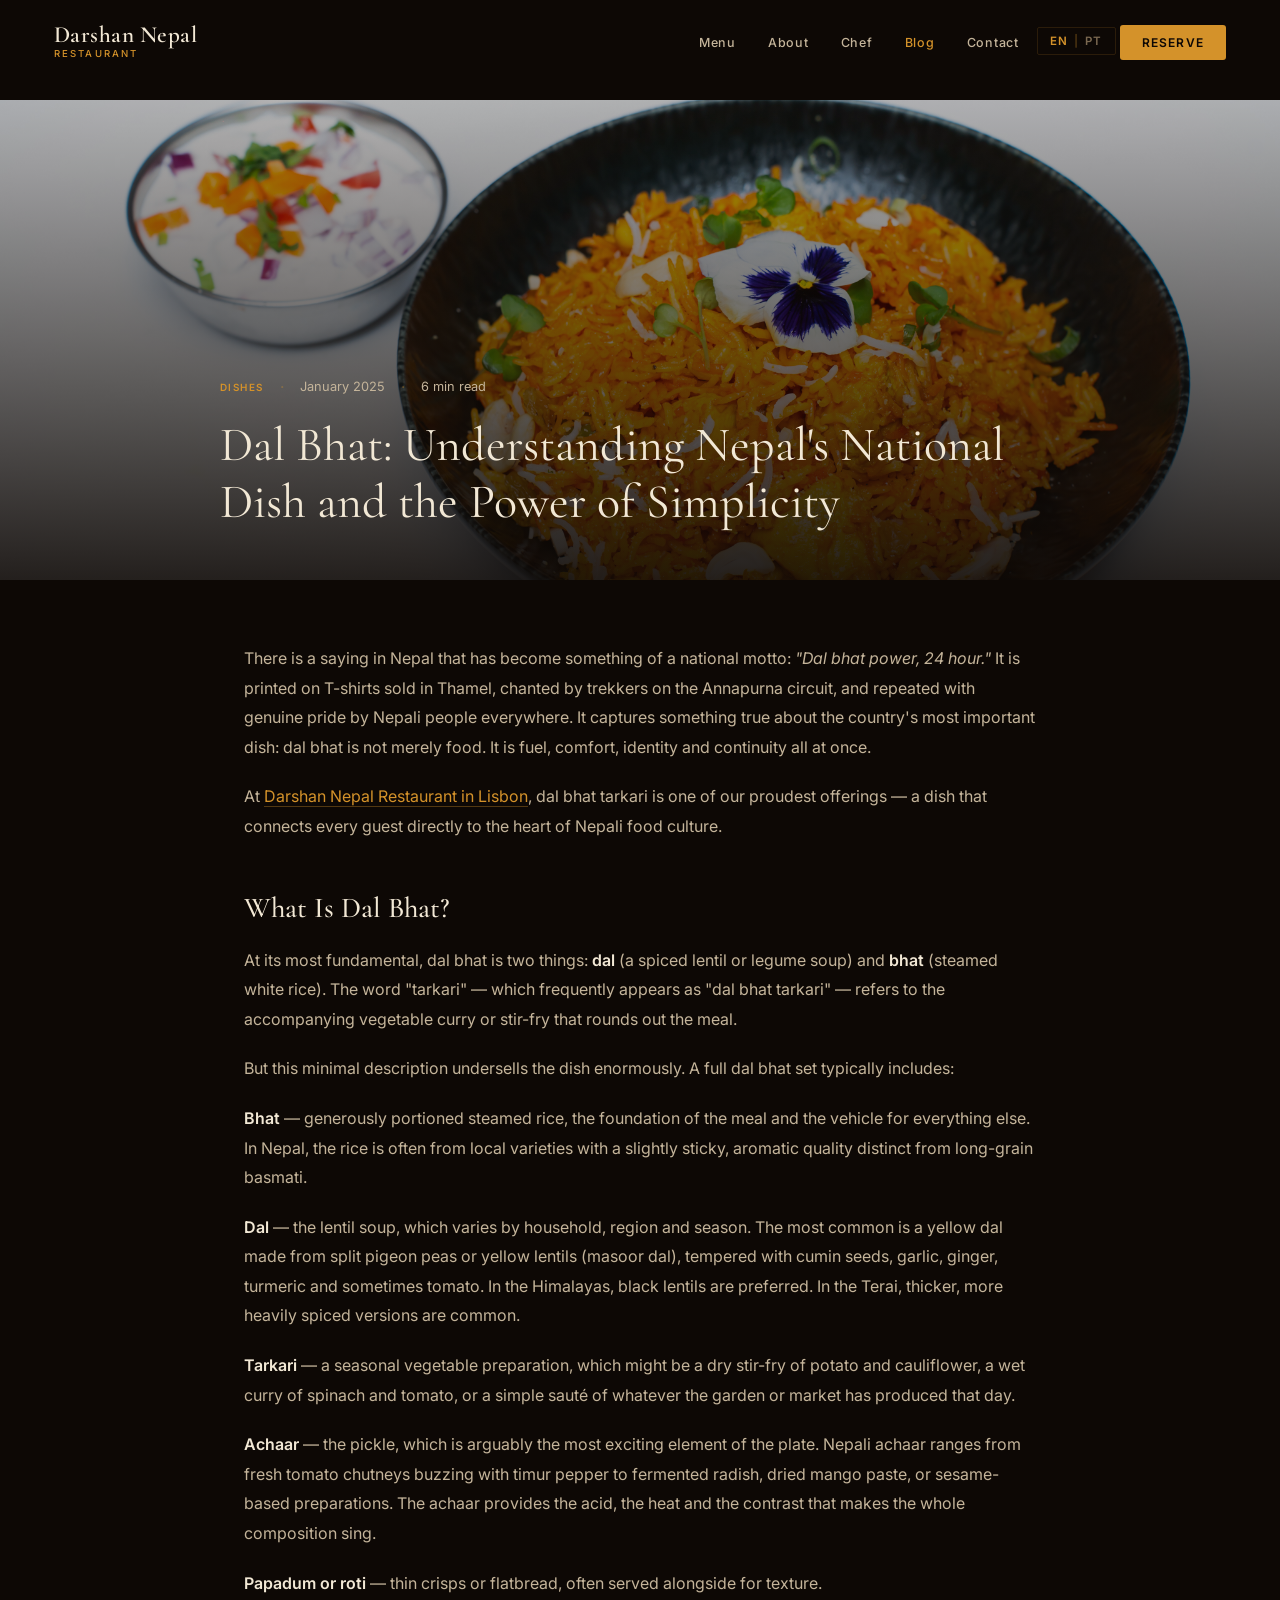
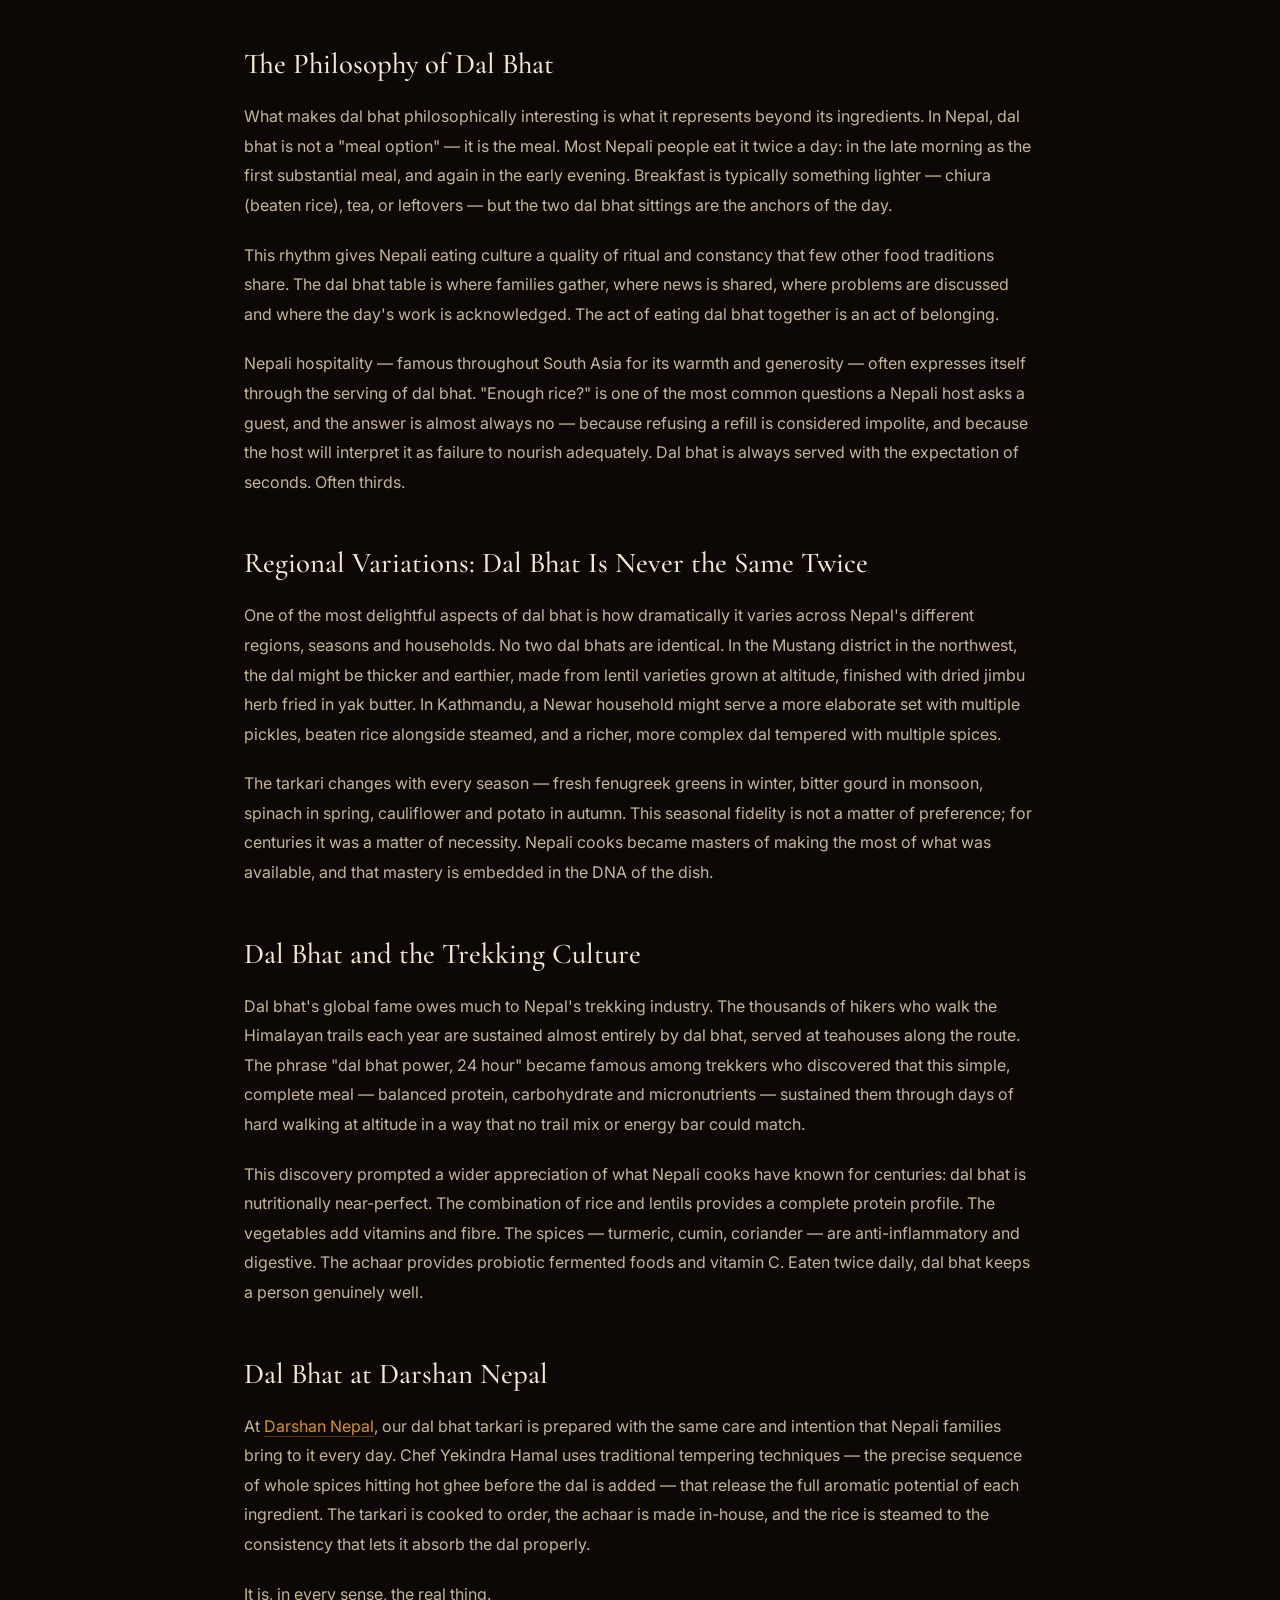
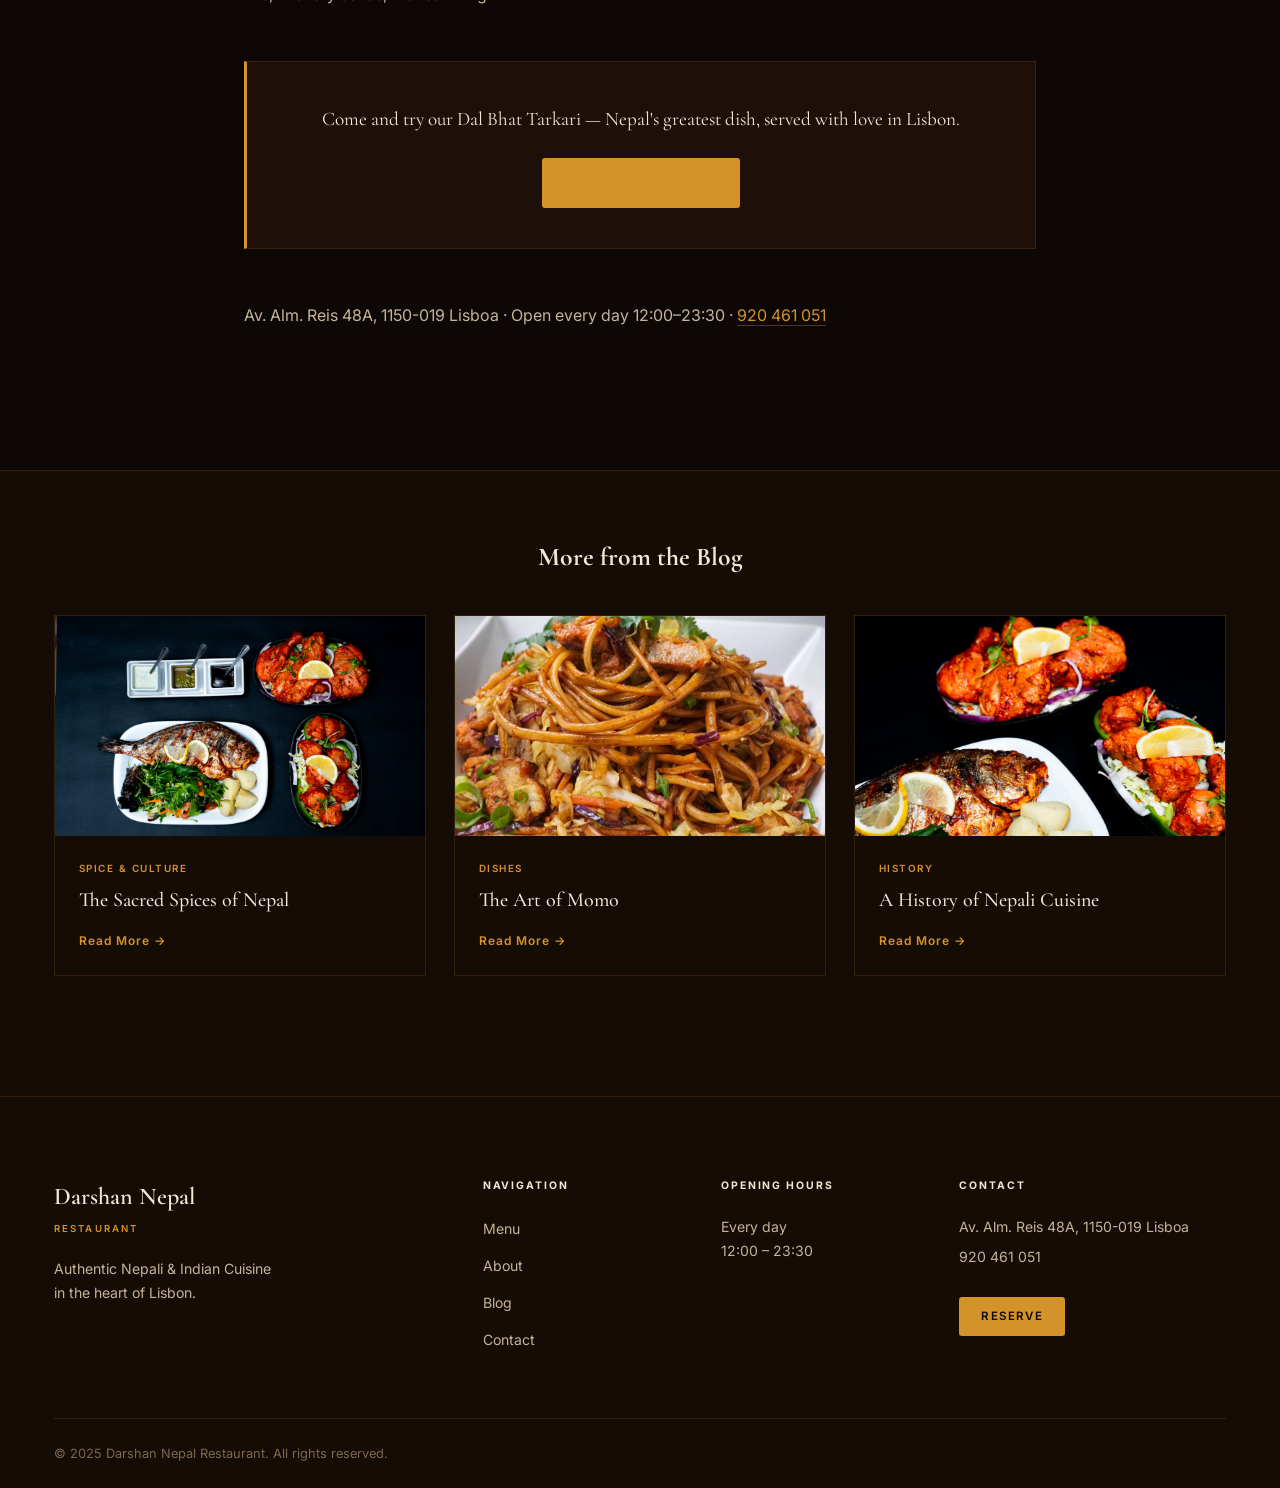
<file: blog/dal-bhat-national-dish.html>
<!DOCTYPE html>
<html lang="en" data-lang="en">
<head>
    <meta charset="UTF-8">
    <meta name="viewport" content="width=device-width, initial-scale=1.0">
    <title>Dal Bhat: Understanding Nepal's National Dish | Darshan Nepal Restaurant Lisbon</title>
    <meta name="description" content="Dal bhat is Nepal's national dish — eaten twice a day by millions. Discover the philosophy, variations and cultural significance of this extraordinary meal. Try it at Darshan Nepal Restaurant in Lisbon.">
    <meta name="keywords" content="dal bhat, nepali national dish, dal bhat tarkari, nepali lentils rice, nepali food lisbon, authentic nepali restaurant lisbon">
    <meta name="robots" content="index, follow">
    <link rel="canonical" href="https://www.darshannepal.com/blog/dal-bhat-national-dish.html">
    <meta property="og:title" content="Dal Bhat: Nepal's National Dish | Darshan Nepal Restaurant Lisbon">
    <meta property="og:description" content="The philosophy, variations and cultural significance of Nepal's most beloved meal.">
    <meta property="og:image" content="https://www.darshannepal.com/images/Biryani.jpg">
    <meta property="og:type" content="article">
    <script type="application/ld+json">
    {"@context":"https://schema.org","@type":"Article","headline":"Dal Bhat: Understanding Nepal's National Dish and the Power of Simplicity","image":"https://www.darshannepal.com/images/Biryani.jpg","author":{"@type":"Organization","name":"Darshan Nepal Restaurant"},"publisher":{"@type":"Organization","name":"Darshan Nepal Restaurant"},"datePublished":"2025-01-24","dateModified":"2025-01-24","description":"Dal bhat is Nepal's national dish — eaten twice a day by millions. Discover its philosophy and cultural significance."}
    </script>
    <link rel="preconnect" href="https://fonts.googleapis.com">
    <link rel="preconnect" href="https://fonts.gstatic.com" crossorigin>
    <link href="https://fonts.googleapis.com/css2?family=Cormorant+Garamond:ital,wght@0,300;0,400;0,500;0,600;0,700;1,300;1,400;1,600&family=Inter:wght@300;400;500;600&display=swap" rel="stylesheet">
    <link rel="stylesheet" href="../styles.css">
</head>
<body class="post-page">

<nav class="nav scrolled" id="nav">
    <div class="nav__container">
        <a href="../index.html" class="nav__logo">
            <span class="nav__logo-main">Darshan Nepal</span>
            <span class="nav__logo-sub">Restaurant</span>
        </a>
        <button class="nav__toggle" id="navToggle" aria-label="Toggle navigation">
            <span></span><span></span><span></span>
        </button>
        <ul class="nav__links" id="navLinks">
            <li><a href="../index.html#menu" class="nav__link">Menu</a></li>
            <li><a href="../index.html#about" class="nav__link">About</a></li>
            <li><a href="../index.html#chef" class="nav__link">Chef</a></li>
            <li><a href="../blog.html" class="nav__link" style="color:var(--clr-saffron)">Blog</a></li>
            <li><a href="../index.html#contact" class="nav__link">Contact</a></li>
            <li>
                <button class="nav__lang-toggle" id="langToggle" aria-label="Toggle language">
                    <span class="lang-opt active" data-lang-opt="en">EN</span>
                    <span class="lang-sep">|</span>
                    <span class="lang-opt" data-lang-opt="pt">PT</span>
                </button>
            </li>
            <li><a href="https://damesa.pt/restaurante/lisboa/darshan-nepal" target="_blank" rel="noopener" class="nav__cta">Reserve</a></li>
        </ul>
    </div>
</nav>

<article>
    <header class="post-hero">
        <img src="../images/Biryani.jpg" alt="Dal Bhat Tarkari — Nepal's national dish at Darshan Nepal Lisbon" class="post-hero__img">
        <div class="post-hero__overlay"></div>
        <div class="post-hero__content">
            <div class="post-hero__inner">
                <div class="post-meta">
                    <span class="post-meta__cat">Dishes</span>
                    <span class="post-meta__sep">&middot;</span>
                    <span class="post-meta__date">January 2025</span>
                    <span class="post-meta__sep">&middot;</span>
                    <span class="post-meta__read">6 min read</span>
                </div>
                <h1 class="post-hero__title">Dal Bhat: Understanding Nepal's National Dish and the Power of Simplicity</h1>
            </div>
        </div>
    </header>

    <div class="post-body">
        <p>There is a saying in Nepal that has become something of a national motto: <em>"Dal bhat power, 24 hour."</em> It is printed on T-shirts sold in Thamel, chanted by trekkers on the Annapurna circuit, and repeated with genuine pride by Nepali people everywhere. It captures something true about the country's most important dish: dal bhat is not merely food. It is fuel, comfort, identity and continuity all at once.</p>

        <p>At <a href="../index.html">Darshan Nepal Restaurant in Lisbon</a>, dal bhat tarkari is one of our proudest offerings — a dish that connects every guest directly to the heart of Nepali food culture.</p>

        <h2>What Is Dal Bhat?</h2>
        <p>At its most fundamental, dal bhat is two things: <strong>dal</strong> (a spiced lentil or legume soup) and <strong>bhat</strong> (steamed white rice). The word "tarkari" — which frequently appears as "dal bhat tarkari" — refers to the accompanying vegetable curry or stir-fry that rounds out the meal.</p>

        <p>But this minimal description undersells the dish enormously. A full dal bhat set typically includes:</p>
        <p><strong>Bhat</strong> — generously portioned steamed rice, the foundation of the meal and the vehicle for everything else. In Nepal, the rice is often from local varieties with a slightly sticky, aromatic quality distinct from long-grain basmati.</p>
        <p><strong>Dal</strong> — the lentil soup, which varies by household, region and season. The most common is a yellow dal made from split pigeon peas or yellow lentils (masoor dal), tempered with cumin seeds, garlic, ginger, turmeric and sometimes tomato. In the Himalayas, black lentils are preferred. In the Terai, thicker, more heavily spiced versions are common.</p>
        <p><strong>Tarkari</strong> — a seasonal vegetable preparation, which might be a dry stir-fry of potato and cauliflower, a wet curry of spinach and tomato, or a simple sauté of whatever the garden or market has produced that day.</p>
        <p><strong>Achaar</strong> — the pickle, which is arguably the most exciting element of the plate. Nepali achaar ranges from fresh tomato chutneys buzzing with timur pepper to fermented radish, dried mango paste, or sesame-based preparations. The achaar provides the acid, the heat and the contrast that makes the whole composition sing.</p>
        <p><strong>Papadum or roti</strong> — thin crisps or flatbread, often served alongside for texture.</p>

        <h2>The Philosophy of Dal Bhat</h2>
        <p>What makes dal bhat philosophically interesting is what it represents beyond its ingredients. In Nepal, dal bhat is not a "meal option" — it is the meal. Most Nepali people eat it twice a day: in the late morning as the first substantial meal, and again in the early evening. Breakfast is typically something lighter — chiura (beaten rice), tea, or leftovers — but the two dal bhat sittings are the anchors of the day.</p>

        <p>This rhythm gives Nepali eating culture a quality of ritual and constancy that few other food traditions share. The dal bhat table is where families gather, where news is shared, where problems are discussed and where the day's work is acknowledged. The act of eating dal bhat together is an act of belonging.</p>

        <p>Nepali hospitality — famous throughout South Asia for its warmth and generosity — often expresses itself through the serving of dal bhat. "Enough rice?" is one of the most common questions a Nepali host asks a guest, and the answer is almost always no — because refusing a refill is considered impolite, and because the host will interpret it as failure to nourish adequately. Dal bhat is always served with the expectation of seconds. Often thirds.</p>

        <h2>Regional Variations: Dal Bhat Is Never the Same Twice</h2>
        <p>One of the most delightful aspects of dal bhat is how dramatically it varies across Nepal's different regions, seasons and households. No two dal bhats are identical. In the Mustang district in the northwest, the dal might be thicker and earthier, made from lentil varieties grown at altitude, finished with dried jimbu herb fried in yak butter. In Kathmandu, a Newar household might serve a more elaborate set with multiple pickles, beaten rice alongside steamed, and a richer, more complex dal tempered with multiple spices.</p>

        <p>The tarkari changes with every season — fresh fenugreek greens in winter, bitter gourd in monsoon, spinach in spring, cauliflower and potato in autumn. This seasonal fidelity is not a matter of preference; for centuries it was a matter of necessity. Nepali cooks became masters of making the most of what was available, and that mastery is embedded in the DNA of the dish.</p>

        <h2>Dal Bhat and the Trekking Culture</h2>
        <p>Dal bhat's global fame owes much to Nepal's trekking industry. The thousands of hikers who walk the Himalayan trails each year are sustained almost entirely by dal bhat, served at teahouses along the route. The phrase "dal bhat power, 24 hour" became famous among trekkers who discovered that this simple, complete meal — balanced protein, carbohydrate and micronutrients — sustained them through days of hard walking at altitude in a way that no trail mix or energy bar could match.</p>

        <p>This discovery prompted a wider appreciation of what Nepali cooks have known for centuries: dal bhat is nutritionally near-perfect. The combination of rice and lentils provides a complete protein profile. The vegetables add vitamins and fibre. The spices — turmeric, cumin, coriander — are anti-inflammatory and digestive. The achaar provides probiotic fermented foods and vitamin C. Eaten twice daily, dal bhat keeps a person genuinely well.</p>

        <h2>Dal Bhat at Darshan Nepal</h2>
        <p>At <a href="../index.html">Darshan Nepal</a>, our dal bhat tarkari is prepared with the same care and intention that Nepali families bring to it every day. Chef Yekindra Hamal uses traditional tempering techniques — the precise sequence of whole spices hitting hot ghee before the dal is added — that release the full aromatic potential of each ingredient. The tarkari is cooked to order, the achaar is made in-house, and the rice is steamed to the consistency that lets it absorb the dal properly.</p>

        <p>It is, in every sense, the real thing.</p>

        <div class="post-cta-box">
            <p>Come and try our Dal Bhat Tarkari — Nepal's greatest dish, served with love in Lisbon.</p>
            <a href="https://damesa.pt/restaurante/lisboa/darshan-nepal" target="_blank" rel="noopener" class="btn btn--primary">Reserve a Table</a>
        </div>

        <p>Av. Alm. Reis 48A, 1150-019 Lisboa &middot; Open every day 12:00–23:30 &middot; <a href="tel:+351920461051">920 461 051</a></p>
    </div>
</article>

<section class="post-related">
    <div class="container">
        <h2 class="post-related__title">More from the Blog</h2>
        <div class="blog-grid">
            <a href="spices-of-nepal.html" class="blog-card">
                <div class="blog-card__img"><img src="../images/Grilled Specialities.jpg" alt="Sacred spices of Nepal" loading="lazy"></div>
                <div class="blog-card__body">
                    <span class="blog-card__cat">Spice &amp; Culture</span>
                    <h3 class="blog-card__title">The Sacred Spices of Nepal</h3>
                    <span class="blog-card__read">Read More →</span>
                </div>
            </a>
            <a href="nepali-dumplings-momo.html" class="blog-card">
                <div class="blog-card__img"><img src="../images/Chowmein.jpg" alt="Momo dumplings Nepal" loading="lazy"></div>
                <div class="blog-card__body">
                    <span class="blog-card__cat">Dishes</span>
                    <h3 class="blog-card__title">The Art of Momo</h3>
                    <span class="blog-card__read">Read More →</span>
                </div>
            </a>
            <a href="history-nepali-cuisine.html" class="blog-card">
                <div class="blog-card__img"><img src="../images/Grilled items.jpg" alt="History of Nepali cuisine" loading="lazy"></div>
                <div class="blog-card__body">
                    <span class="blog-card__cat">History</span>
                    <h3 class="blog-card__title">A History of Nepali Cuisine</h3>
                    <span class="blog-card__read">Read More →</span>
                </div>
            </a>
        </div>
    </div>
</section>

<footer class="footer">
    <div class="container">
        <div class="footer__grid">
            <div class="footer__brand">
                <a href="../index.html" class="footer__logo">
                    <span class="footer__logo-main">Darshan Nepal</span>
                    <span class="footer__logo-sub">Restaurant</span>
                </a>
                <p class="footer__tagline">Authentic Nepali &amp; Indian Cuisine<br>in the heart of Lisbon.</p>
            </div>
            <div class="footer__col">
                <h4 class="footer__col-title">Navigation</h4>
                <ul class="footer__links">
                    <li><a href="../index.html#menu">Menu</a></li>
                    <li><a href="../index.html#about">About</a></li>
                    <li><a href="../blog.html">Blog</a></li>
                    <li><a href="../index.html#contact">Contact</a></li>
                </ul>
            </div>
            <div class="footer__col">
                <h4 class="footer__col-title">Opening Hours</h4>
                <p class="footer__hours">Every day<br>12:00 – 23:30</p>
            </div>
            <div class="footer__col">
                <h4 class="footer__col-title">Contact</h4>
                <address class="footer__address">
                    <p>Av. Alm. Reis 48A, 1150-019 Lisboa</p>
                    <a href="tel:+351920461051">920 461 051</a>
                </address>
                <a href="https://damesa.pt/restaurante/lisboa/darshan-nepal" target="_blank" rel="noopener" class="btn btn--primary btn--sm footer__book-btn">Reserve</a>
            </div>
        </div>
        <div class="footer__bottom">
            <p class="footer__copy">&copy; 2025 Darshan Nepal Restaurant. All rights reserved.</p>
        </div>
    </div>
</footer>
<script src="../script.js"></script>
</body>
</html>
</file>
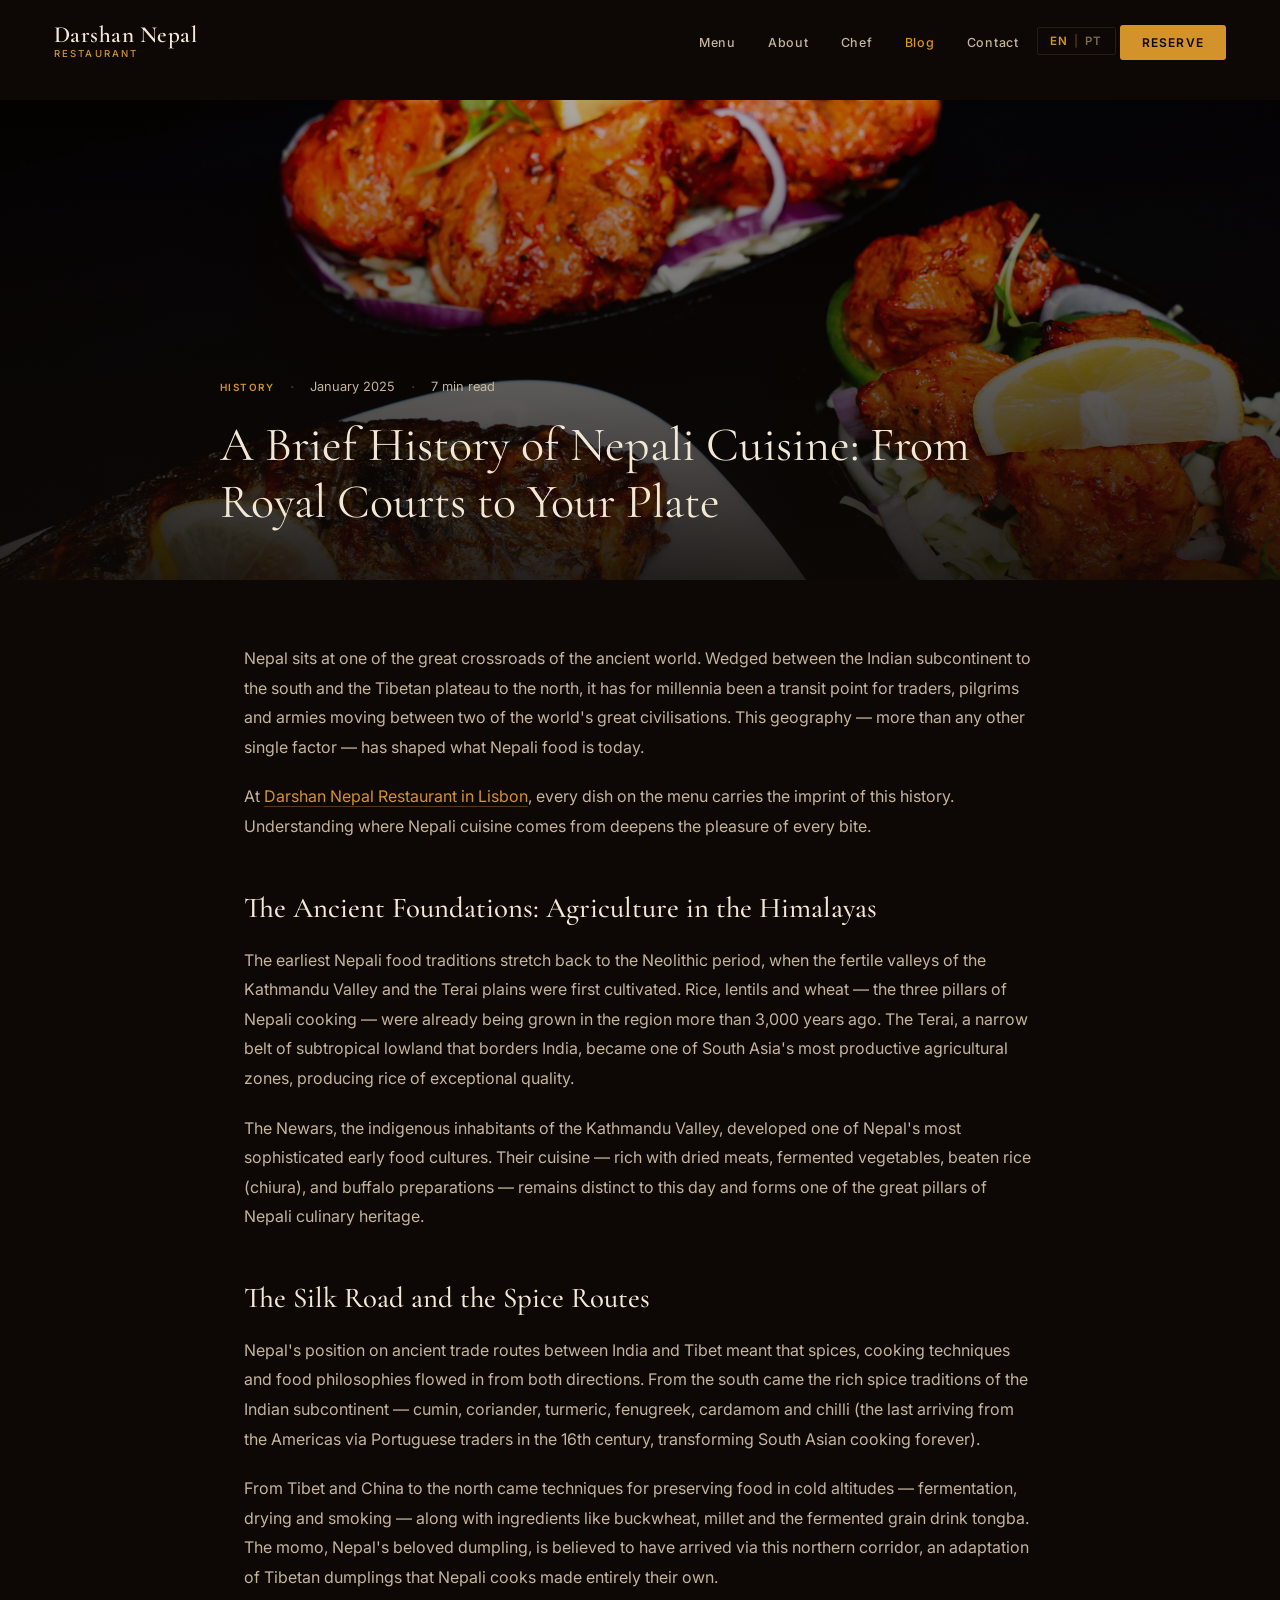
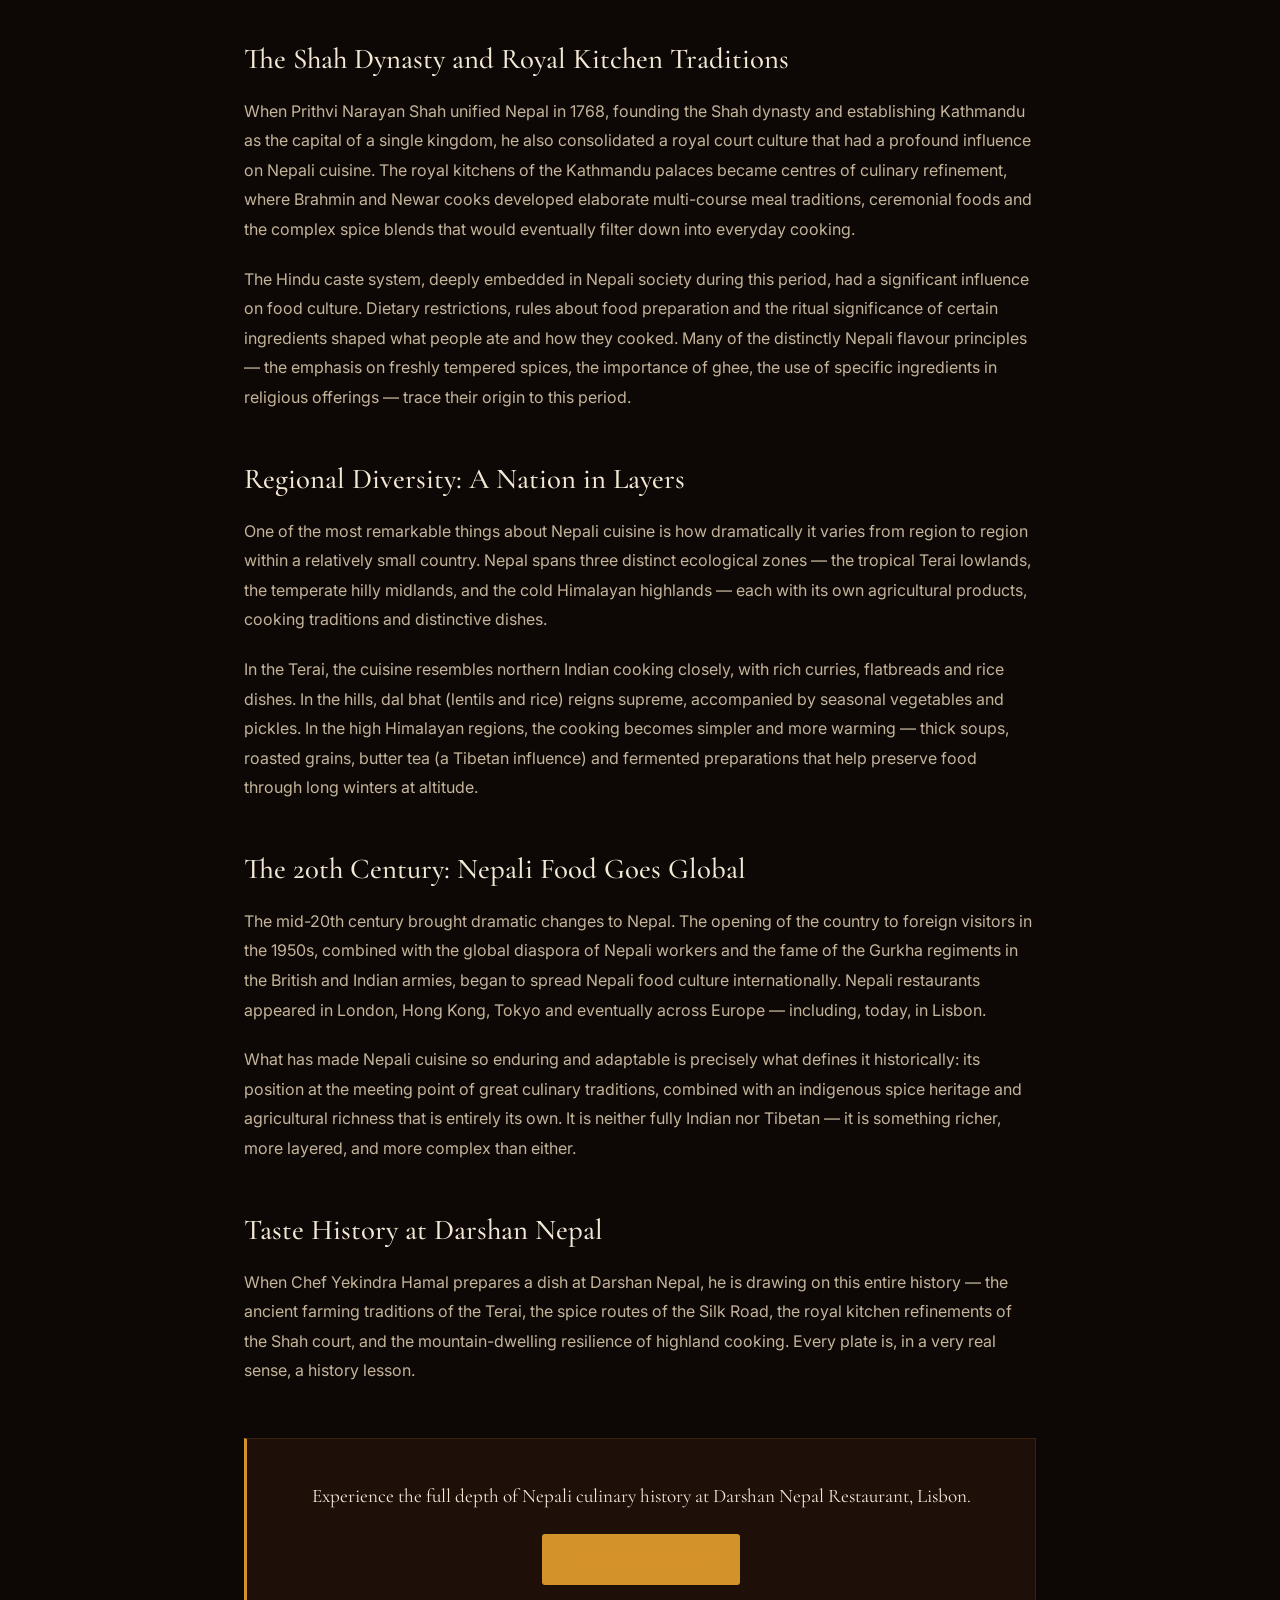
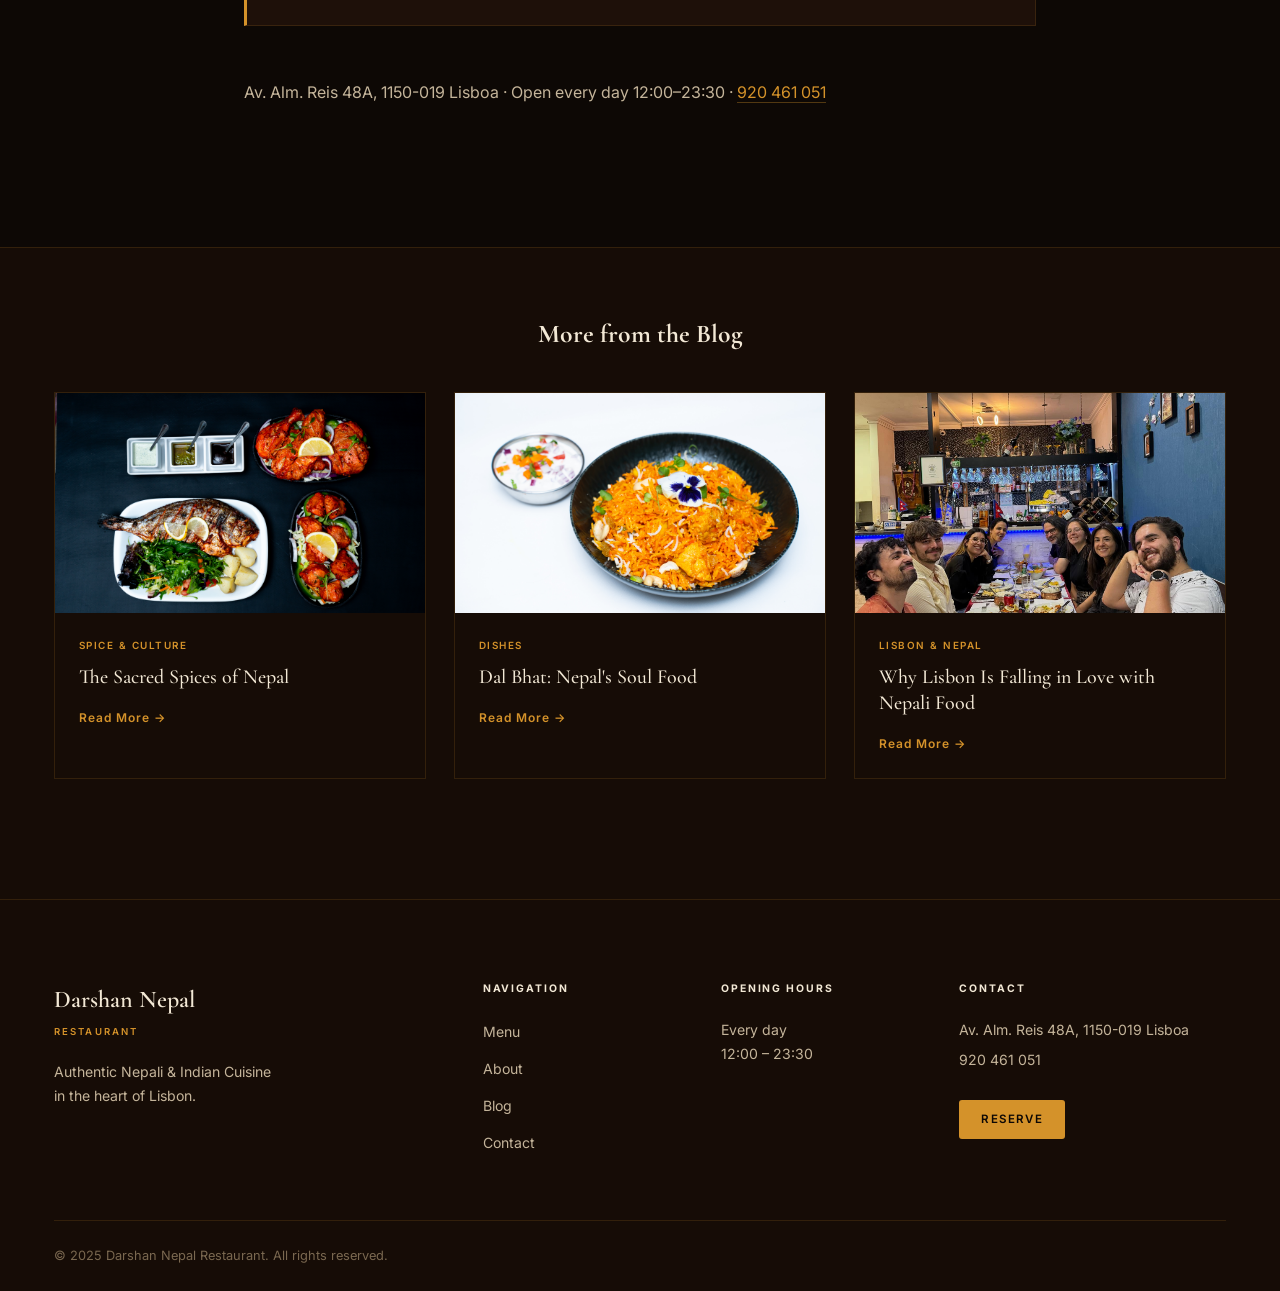
<file: blog/history-nepali-cuisine.html>
<!DOCTYPE html>
<html lang="en" data-lang="en">
<head>
    <meta charset="UTF-8">
    <meta name="viewport" content="width=device-width, initial-scale=1.0">
    <title>A Brief History of Nepali Cuisine: From Royal Courts to Your Plate | Darshan Nepal Lisbon</title>
    <meta name="description" content="How ancient trade routes, royal kitchens and Himalayan geography shaped one of South Asia's most distinctive food cultures. Explore the history of Nepali cuisine at Darshan Nepal Restaurant in Lisbon.">
    <meta name="keywords" content="history nepali cuisine, nepali food culture, himalayan food history, nepali cooking traditions, authentic nepali restaurant lisbon">
    <meta name="robots" content="index, follow">
    <link rel="canonical" href="https://www.darshannepal.com/blog/history-nepali-cuisine.html">
    <meta property="og:title" content="A Brief History of Nepali Cuisine | Darshan Nepal Restaurant Lisbon">
    <meta property="og:description" content="From ancient trade routes to royal kitchens — how Nepal's extraordinary food culture was built over centuries.">
    <meta property="og:image" content="https://www.darshannepal.com/images/Grilled%20items.jpg">
    <meta property="og:type" content="article">
    <script type="application/ld+json">
    {"@context":"https://schema.org","@type":"Article","headline":"A Brief History of Nepali Cuisine: From Royal Courts to Your Plate","image":"https://www.darshannepal.com/images/Grilled%20items.jpg","author":{"@type":"Organization","name":"Darshan Nepal Restaurant"},"publisher":{"@type":"Organization","name":"Darshan Nepal Restaurant"},"datePublished":"2025-01-17","dateModified":"2025-01-17","description":"How ancient trade routes, royal kitchens and Himalayan geography shaped Nepali cuisine."}
    </script>
    <link rel="preconnect" href="https://fonts.googleapis.com">
    <link rel="preconnect" href="https://fonts.gstatic.com" crossorigin>
    <link href="https://fonts.googleapis.com/css2?family=Cormorant+Garamond:ital,wght@0,300;0,400;0,500;0,600;0,700;1,300;1,400;1,600&family=Inter:wght@300;400;500;600&display=swap" rel="stylesheet">
    <link rel="stylesheet" href="../styles.css">
</head>
<body class="post-page">

<nav class="nav scrolled" id="nav">
    <div class="nav__container">
        <a href="../index.html" class="nav__logo">
            <span class="nav__logo-main">Darshan Nepal</span>
            <span class="nav__logo-sub">Restaurant</span>
        </a>
        <button class="nav__toggle" id="navToggle" aria-label="Toggle navigation">
            <span></span><span></span><span></span>
        </button>
        <ul class="nav__links" id="navLinks">
            <li><a href="../index.html#menu" class="nav__link">Menu</a></li>
            <li><a href="../index.html#about" class="nav__link">About</a></li>
            <li><a href="../index.html#chef" class="nav__link">Chef</a></li>
            <li><a href="../blog.html" class="nav__link" style="color:var(--clr-saffron)">Blog</a></li>
            <li><a href="../index.html#contact" class="nav__link">Contact</a></li>
            <li>
                <button class="nav__lang-toggle" id="langToggle" aria-label="Toggle language">
                    <span class="lang-opt active" data-lang-opt="en">EN</span>
                    <span class="lang-sep">|</span>
                    <span class="lang-opt" data-lang-opt="pt">PT</span>
                </button>
            </li>
            <li><a href="https://damesa.pt/restaurante/lisboa/darshan-nepal" target="_blank" rel="noopener" class="nav__cta">Reserve</a></li>
        </ul>
    </div>
</nav>

<article>
    <header class="post-hero">
        <img src="../images/Grilled items.jpg" alt="Traditional Nepali dishes — the history of Nepali cuisine at Darshan Nepal" class="post-hero__img">
        <div class="post-hero__overlay"></div>
        <div class="post-hero__content">
            <div class="post-hero__inner">
                <div class="post-meta">
                    <span class="post-meta__cat">History</span>
                    <span class="post-meta__sep">&middot;</span>
                    <span class="post-meta__date">January 2025</span>
                    <span class="post-meta__sep">&middot;</span>
                    <span class="post-meta__read">7 min read</span>
                </div>
                <h1 class="post-hero__title">A Brief History of Nepali Cuisine: From Royal Courts to Your Plate</h1>
            </div>
        </div>
    </header>

    <div class="post-body">
        <p>Nepal sits at one of the great crossroads of the ancient world. Wedged between the Indian subcontinent to the south and the Tibetan plateau to the north, it has for millennia been a transit point for traders, pilgrims and armies moving between two of the world's great civilisations. This geography — more than any other single factor — has shaped what Nepali food is today.</p>

        <p>At <a href="../index.html">Darshan Nepal Restaurant in Lisbon</a>, every dish on the menu carries the imprint of this history. Understanding where Nepali cuisine comes from deepens the pleasure of every bite.</p>

        <h2>The Ancient Foundations: Agriculture in the Himalayas</h2>
        <p>The earliest Nepali food traditions stretch back to the Neolithic period, when the fertile valleys of the Kathmandu Valley and the Terai plains were first cultivated. Rice, lentils and wheat — the three pillars of Nepali cooking — were already being grown in the region more than 3,000 years ago. The Terai, a narrow belt of subtropical lowland that borders India, became one of South Asia's most productive agricultural zones, producing rice of exceptional quality.</p>

        <p>The Newars, the indigenous inhabitants of the Kathmandu Valley, developed one of Nepal's most sophisticated early food cultures. Their cuisine — rich with dried meats, fermented vegetables, beaten rice (chiura), and buffalo preparations — remains distinct to this day and forms one of the great pillars of Nepali culinary heritage.</p>

        <h2>The Silk Road and the Spice Routes</h2>
        <p>Nepal's position on ancient trade routes between India and Tibet meant that spices, cooking techniques and food philosophies flowed in from both directions. From the south came the rich spice traditions of the Indian subcontinent — cumin, coriander, turmeric, fenugreek, cardamom and chilli (the last arriving from the Americas via Portuguese traders in the 16th century, transforming South Asian cooking forever).</p>

        <p>From Tibet and China to the north came techniques for preserving food in cold altitudes — fermentation, drying and smoking — along with ingredients like buckwheat, millet and the fermented grain drink tongba. The momo, Nepal's beloved dumpling, is believed to have arrived via this northern corridor, an adaptation of Tibetan dumplings that Nepali cooks made entirely their own.</p>

        <h2>The Shah Dynasty and Royal Kitchen Traditions</h2>
        <p>When Prithvi Narayan Shah unified Nepal in 1768, founding the Shah dynasty and establishing Kathmandu as the capital of a single kingdom, he also consolidated a royal court culture that had a profound influence on Nepali cuisine. The royal kitchens of the Kathmandu palaces became centres of culinary refinement, where Brahmin and Newar cooks developed elaborate multi-course meal traditions, ceremonial foods and the complex spice blends that would eventually filter down into everyday cooking.</p>

        <p>The Hindu caste system, deeply embedded in Nepali society during this period, had a significant influence on food culture. Dietary restrictions, rules about food preparation and the ritual significance of certain ingredients shaped what people ate and how they cooked. Many of the distinctly Nepali flavour principles — the emphasis on freshly tempered spices, the importance of ghee, the use of specific ingredients in religious offerings — trace their origin to this period.</p>

        <h2>Regional Diversity: A Nation in Layers</h2>
        <p>One of the most remarkable things about Nepali cuisine is how dramatically it varies from region to region within a relatively small country. Nepal spans three distinct ecological zones — the tropical Terai lowlands, the temperate hilly midlands, and the cold Himalayan highlands — each with its own agricultural products, cooking traditions and distinctive dishes.</p>

        <p>In the Terai, the cuisine resembles northern Indian cooking closely, with rich curries, flatbreads and rice dishes. In the hills, dal bhat (lentils and rice) reigns supreme, accompanied by seasonal vegetables and pickles. In the high Himalayan regions, the cooking becomes simpler and more warming — thick soups, roasted grains, butter tea (a Tibetan influence) and fermented preparations that help preserve food through long winters at altitude.</p>

        <h2>The 20th Century: Nepali Food Goes Global</h2>
        <p>The mid-20th century brought dramatic changes to Nepal. The opening of the country to foreign visitors in the 1950s, combined with the global diaspora of Nepali workers and the fame of the Gurkha regiments in the British and Indian armies, began to spread Nepali food culture internationally. Nepali restaurants appeared in London, Hong Kong, Tokyo and eventually across Europe — including, today, in Lisbon.</p>

        <p>What has made Nepali cuisine so enduring and adaptable is precisely what defines it historically: its position at the meeting point of great culinary traditions, combined with an indigenous spice heritage and agricultural richness that is entirely its own. It is neither fully Indian nor Tibetan — it is something richer, more layered, and more complex than either.</p>

        <h2>Taste History at Darshan Nepal</h2>
        <p>When Chef Yekindra Hamal prepares a dish at Darshan Nepal, he is drawing on this entire history — the ancient farming traditions of the Terai, the spice routes of the Silk Road, the royal kitchen refinements of the Shah court, and the mountain-dwelling resilience of highland cooking. Every plate is, in a very real sense, a history lesson.</p>

        <div class="post-cta-box">
            <p>Experience the full depth of Nepali culinary history at Darshan Nepal Restaurant, Lisbon.</p>
            <a href="https://damesa.pt/restaurante/lisboa/darshan-nepal" target="_blank" rel="noopener" class="btn btn--primary">Reserve a Table</a>
        </div>

        <p>Av. Alm. Reis 48A, 1150-019 Lisboa &middot; Open every day 12:00–23:30 &middot; <a href="tel:+351920461051">920 461 051</a></p>
    </div>
</article>

<section class="post-related">
    <div class="container">
        <h2 class="post-related__title">More from the Blog</h2>
        <div class="blog-grid">
            <a href="spices-of-nepal.html" class="blog-card">
                <div class="blog-card__img"><img src="../images/Grilled Specialities.jpg" alt="Sacred spices of Nepal" loading="lazy"></div>
                <div class="blog-card__body">
                    <span class="blog-card__cat">Spice &amp; Culture</span>
                    <h3 class="blog-card__title">The Sacred Spices of Nepal</h3>
                    <span class="blog-card__read">Read More →</span>
                </div>
            </a>
            <a href="dal-bhat-national-dish.html" class="blog-card">
                <div class="blog-card__img"><img src="../images/Biryani.jpg" alt="Dal Bhat Nepal" loading="lazy"></div>
                <div class="blog-card__body">
                    <span class="blog-card__cat">Dishes</span>
                    <h3 class="blog-card__title">Dal Bhat: Nepal's Soul Food</h3>
                    <span class="blog-card__read">Read More →</span>
                </div>
            </a>
            <a href="nepali-indian-food-lisbon.html" class="blog-card">
                <div class="blog-card__img"><img src="../images/Happy customers 1.jpg" alt="Nepali food Lisbon" loading="lazy"></div>
                <div class="blog-card__body">
                    <span class="blog-card__cat">Lisbon &amp; Nepal</span>
                    <h3 class="blog-card__title">Why Lisbon Is Falling in Love with Nepali Food</h3>
                    <span class="blog-card__read">Read More →</span>
                </div>
            </a>
        </div>
    </div>
</section>

<footer class="footer">
    <div class="container">
        <div class="footer__grid">
            <div class="footer__brand">
                <a href="../index.html" class="footer__logo">
                    <span class="footer__logo-main">Darshan Nepal</span>
                    <span class="footer__logo-sub">Restaurant</span>
                </a>
                <p class="footer__tagline">Authentic Nepali &amp; Indian Cuisine<br>in the heart of Lisbon.</p>
            </div>
            <div class="footer__col">
                <h4 class="footer__col-title">Navigation</h4>
                <ul class="footer__links">
                    <li><a href="../index.html#menu">Menu</a></li>
                    <li><a href="../index.html#about">About</a></li>
                    <li><a href="../blog.html">Blog</a></li>
                    <li><a href="../index.html#contact">Contact</a></li>
                </ul>
            </div>
            <div class="footer__col">
                <h4 class="footer__col-title">Opening Hours</h4>
                <p class="footer__hours">Every day<br>12:00 – 23:30</p>
            </div>
            <div class="footer__col">
                <h4 class="footer__col-title">Contact</h4>
                <address class="footer__address">
                    <p>Av. Alm. Reis 48A, 1150-019 Lisboa</p>
                    <a href="tel:+351920461051">920 461 051</a>
                </address>
                <a href="https://damesa.pt/restaurante/lisboa/darshan-nepal" target="_blank" rel="noopener" class="btn btn--primary btn--sm footer__book-btn">Reserve</a>
            </div>
        </div>
        <div class="footer__bottom">
            <p class="footer__copy">&copy; 2025 Darshan Nepal Restaurant. All rights reserved.</p>
        </div>
    </div>
</footer>
<script src="../script.js"></script>
</body>
</html>
</file>
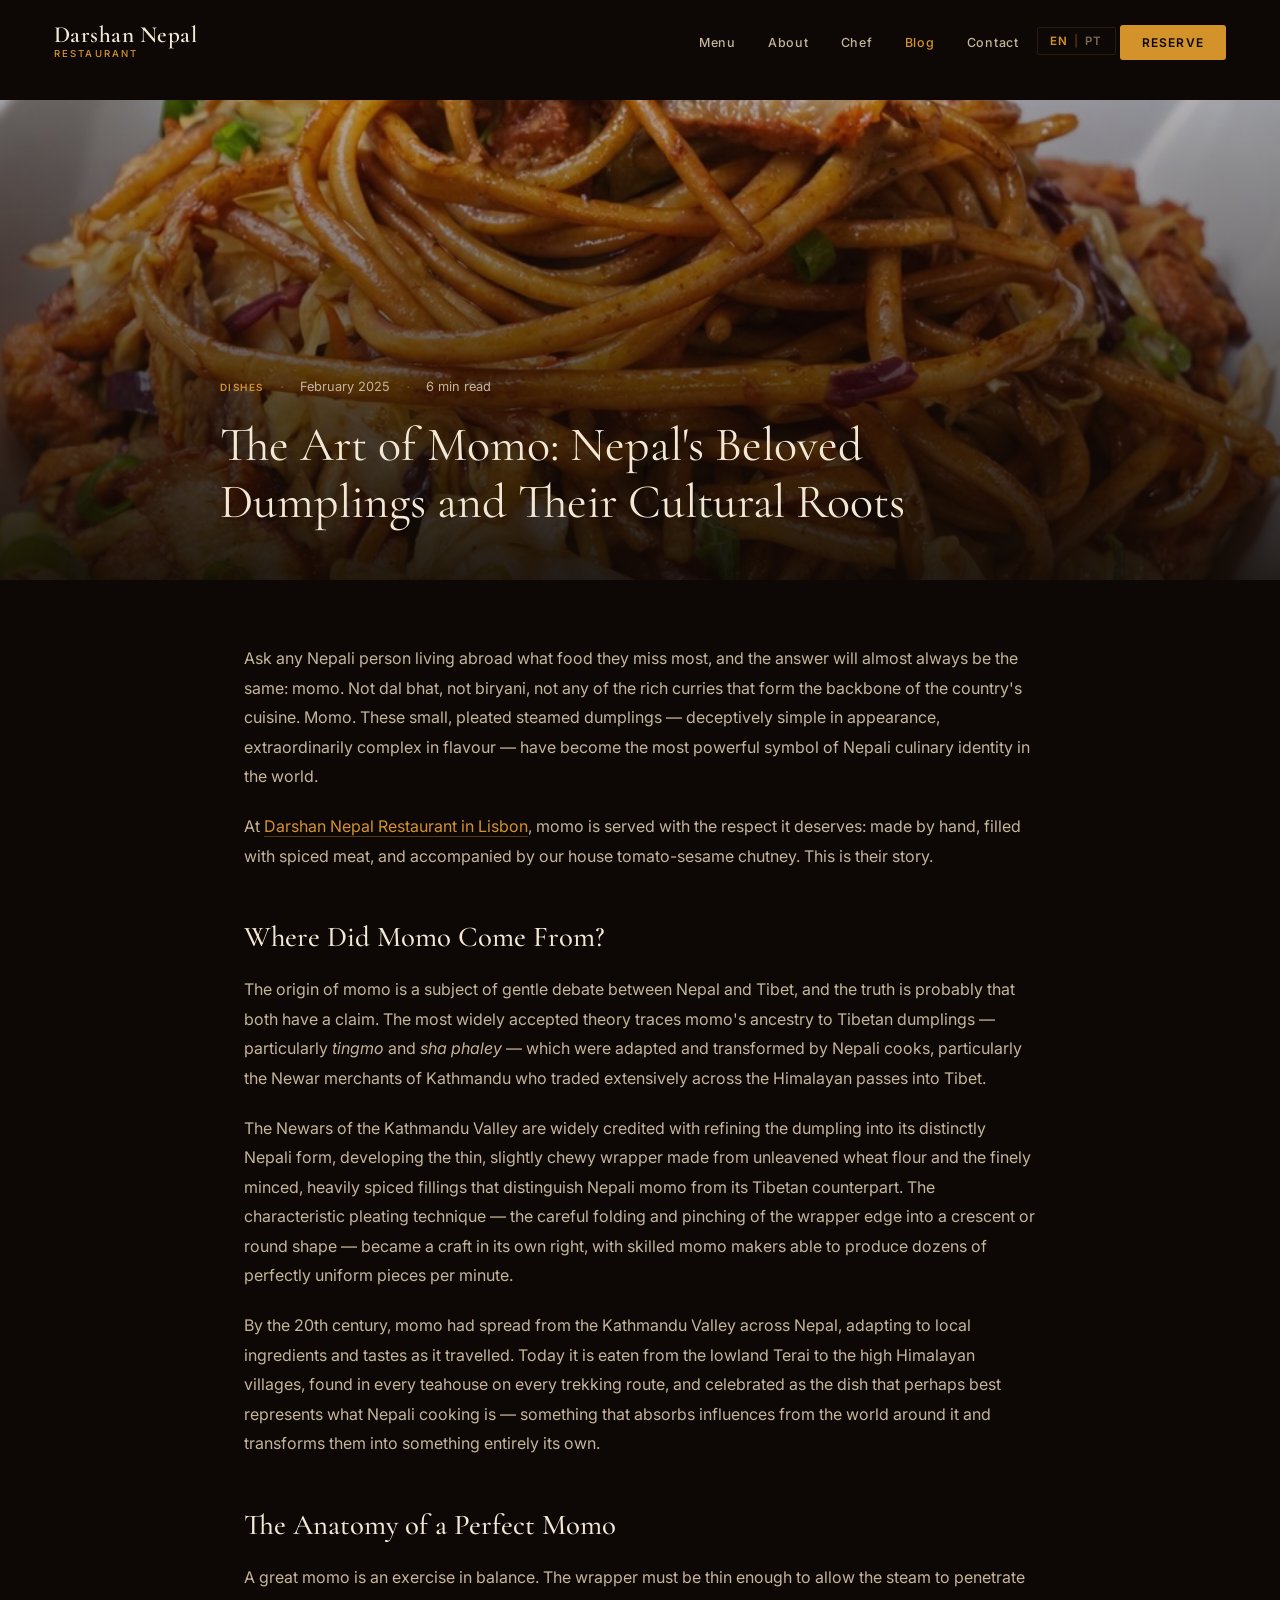
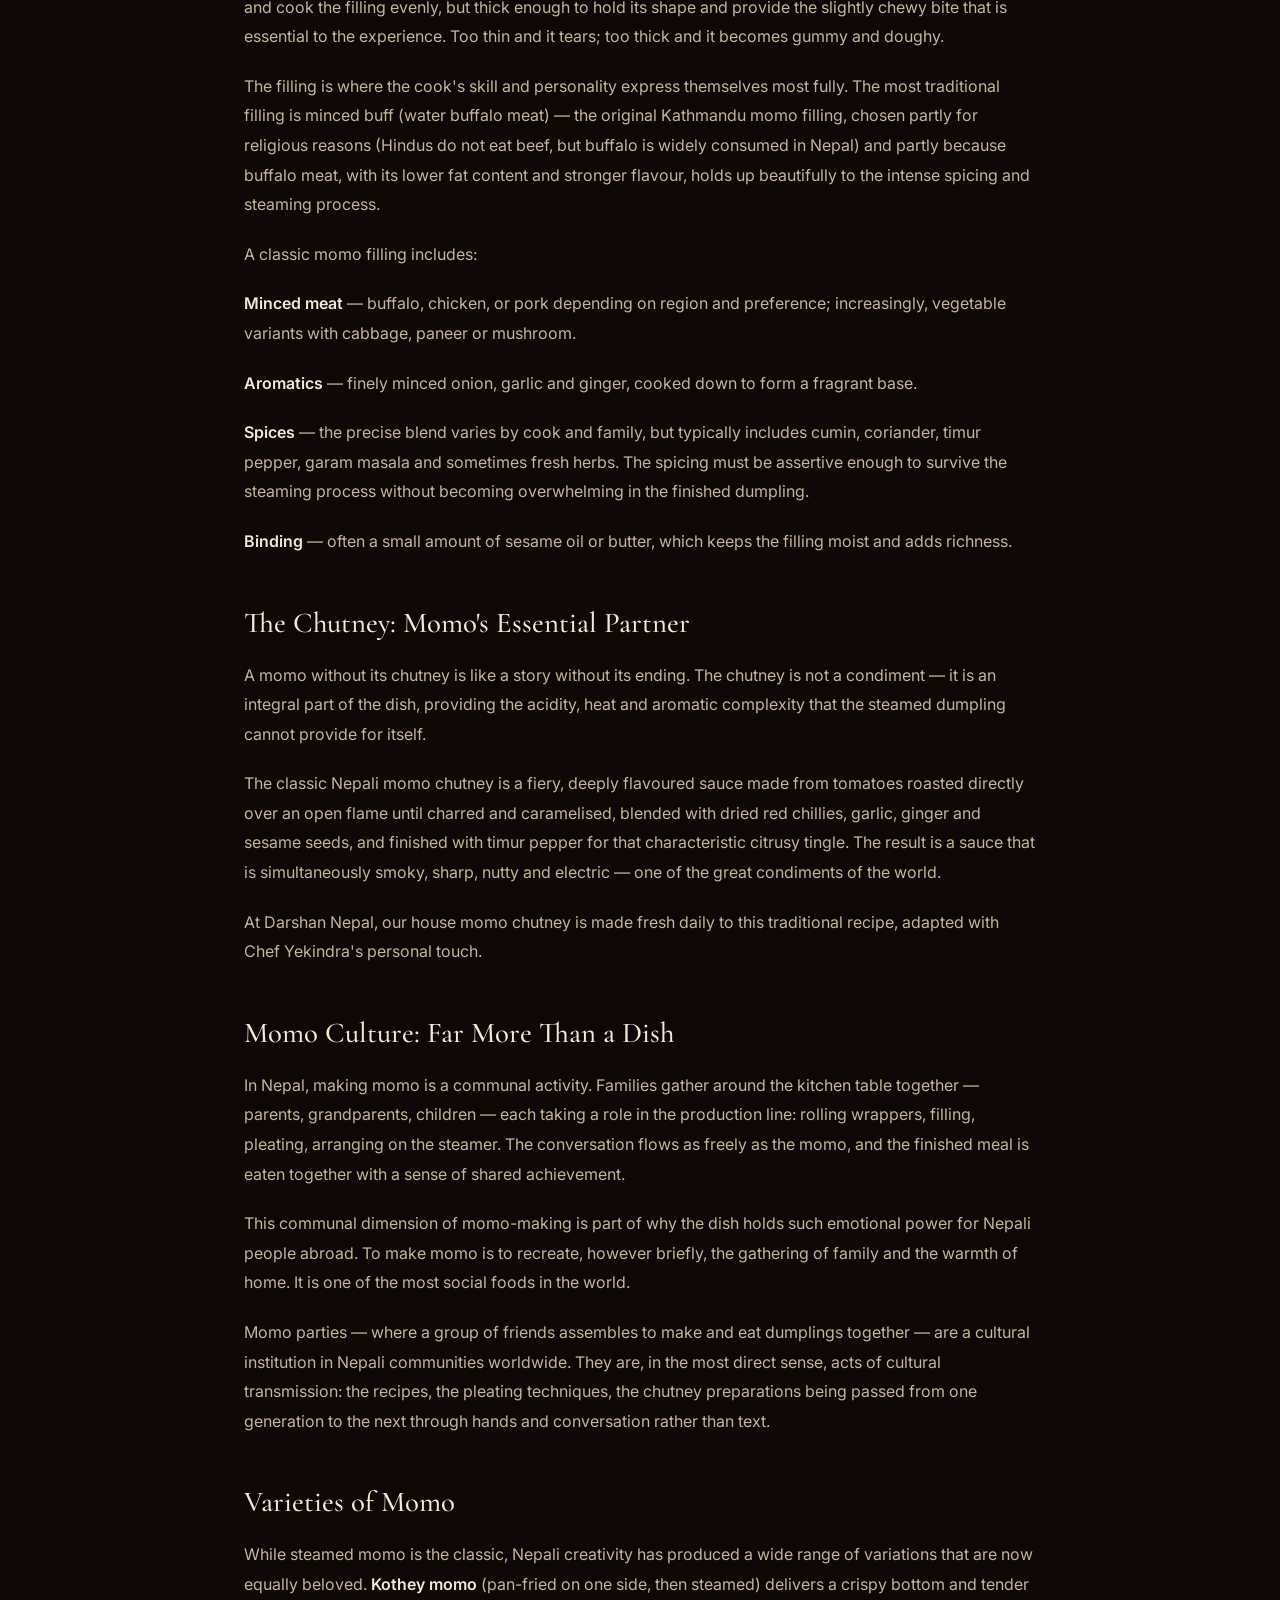
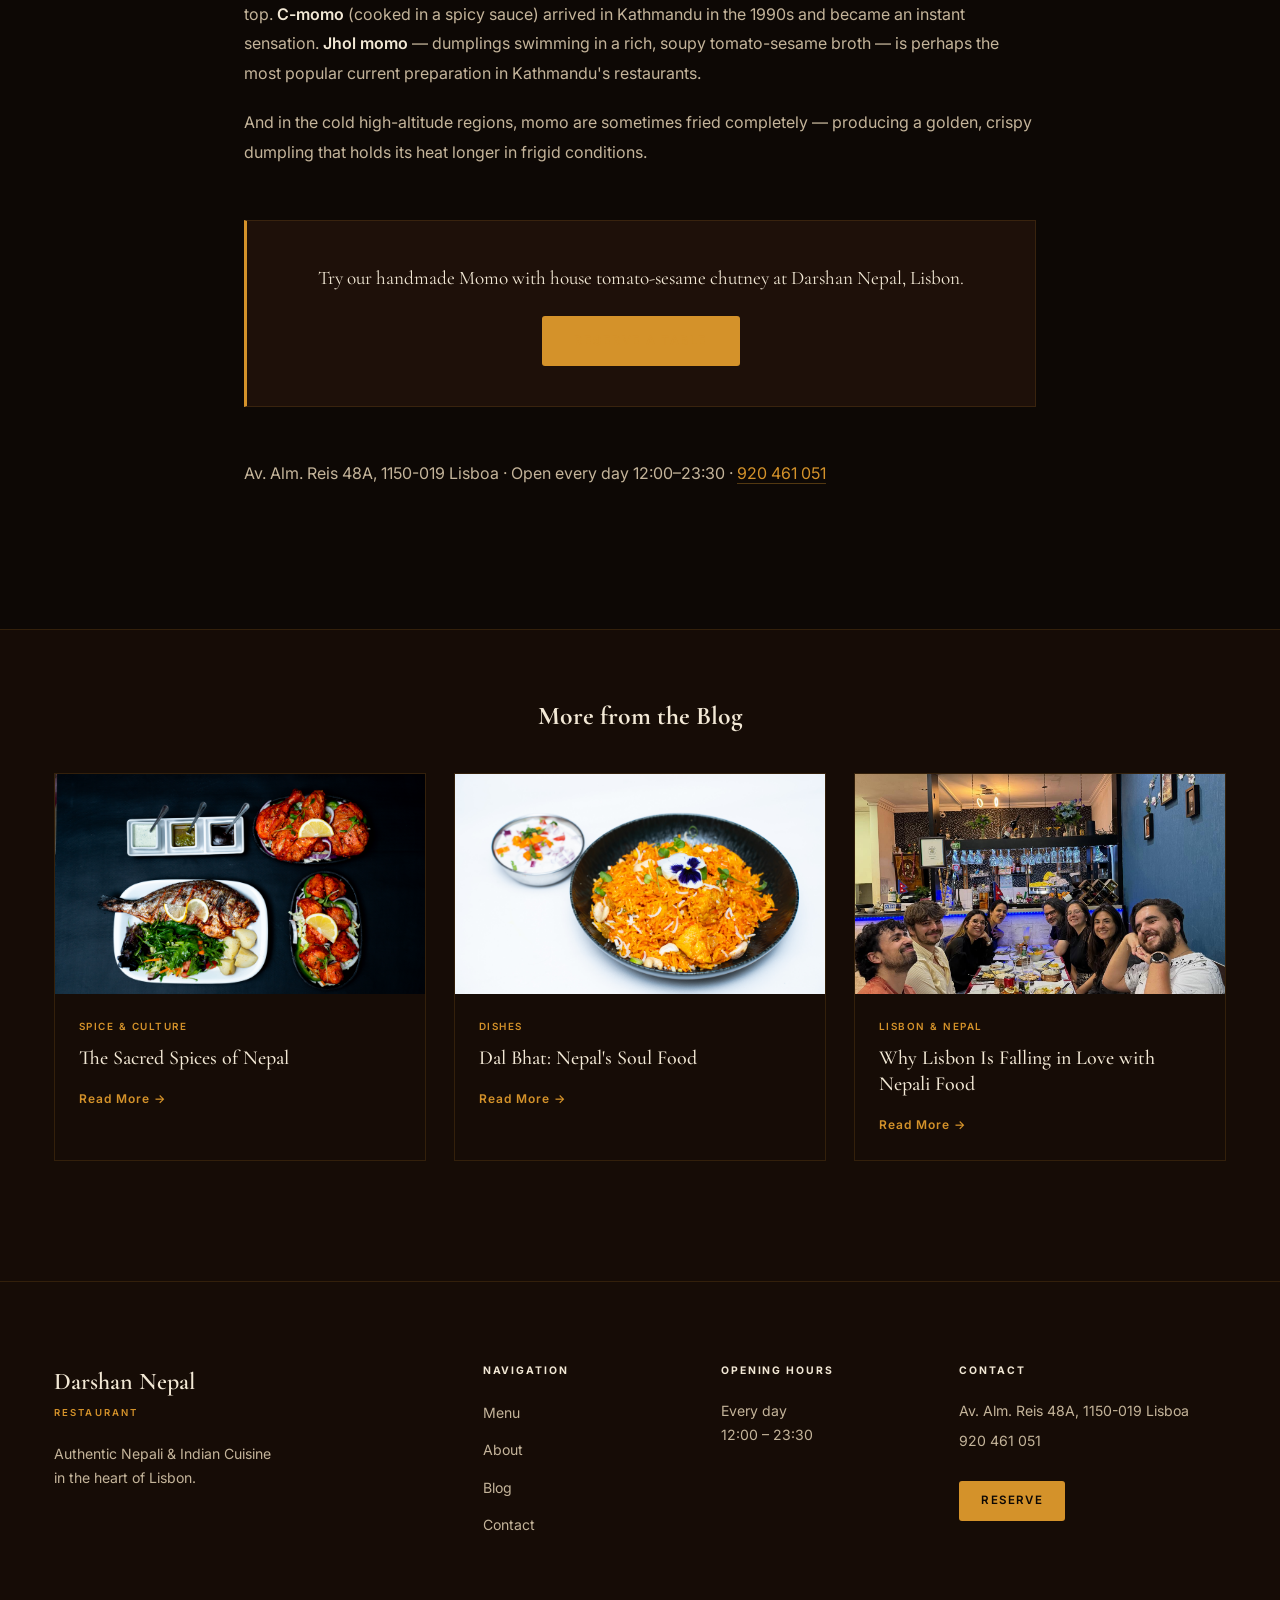
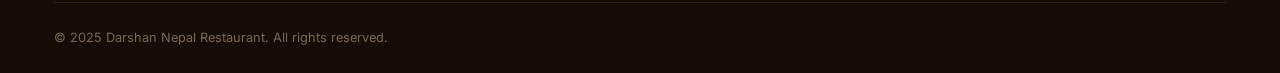
<file: blog/nepali-dumplings-momo.html>
<!DOCTYPE html>
<html lang="en" data-lang="en">
<head>
    <meta charset="UTF-8">
    <meta name="viewport" content="width=device-width, initial-scale=1.0">
    <title>The Art of Momo: Nepal's Beloved Dumplings | Darshan Nepal Restaurant Lisbon</title>
    <meta name="description" content="From the street stalls of Kathmandu to restaurant tables worldwide — the story of momo, Nepal's most iconic dumpling. Try authentic momo at Darshan Nepal Restaurant in Lisbon.">
    <meta name="keywords" content="nepali momo, momo lisbon, nepali dumplings lisbon, momo recipe, authentic momo, nepali restaurant lisbon, best momo lisboa">
    <meta name="robots" content="index, follow">
    <link rel="canonical" href="https://www.darshannepal.com/blog/nepali-dumplings-momo.html">
    <meta property="og:title" content="The Art of Momo: Nepal's Beloved Dumplings | Darshan Nepal Lisbon">
    <meta property="og:description" content="The story behind Nepal's most iconic dish — steamed dumplings filled with spiced meat or vegetables, served with house chutney.">
    <meta property="og:image" content="https://www.darshannepal.com/images/Chowmein.jpg">
    <meta property="og:type" content="article">
    <script type="application/ld+json">
    {"@context":"https://schema.org","@type":"Article","headline":"The Art of Momo: Nepal's Beloved Dumplings and Their Cultural Roots","image":"https://www.darshannepal.com/images/Chowmein.jpg","author":{"@type":"Organization","name":"Darshan Nepal Restaurant"},"publisher":{"@type":"Organization","name":"Darshan Nepal Restaurant"},"datePublished":"2025-02-07","dateModified":"2025-02-07","description":"The story of momo, Nepal's most iconic dish — steamed dumplings with spiced filling served with house chutney."}
    </script>
    <link rel="preconnect" href="https://fonts.googleapis.com">
    <link rel="preconnect" href="https://fonts.gstatic.com" crossorigin>
    <link href="https://fonts.googleapis.com/css2?family=Cormorant+Garamond:ital,wght@0,300;0,400;0,500;0,600;0,700;1,300;1,400;1,600&family=Inter:wght@300;400;500;600&display=swap" rel="stylesheet">
    <link rel="stylesheet" href="../styles.css">
</head>
<body class="post-page">

<nav class="nav scrolled" id="nav">
    <div class="nav__container">
        <a href="../index.html" class="nav__logo">
            <span class="nav__logo-main">Darshan Nepal</span>
            <span class="nav__logo-sub">Restaurant</span>
        </a>
        <button class="nav__toggle" id="navToggle" aria-label="Toggle navigation">
            <span></span><span></span><span></span>
        </button>
        <ul class="nav__links" id="navLinks">
            <li><a href="../index.html#menu" class="nav__link">Menu</a></li>
            <li><a href="../index.html#about" class="nav__link">About</a></li>
            <li><a href="../index.html#chef" class="nav__link">Chef</a></li>
            <li><a href="../blog.html" class="nav__link" style="color:var(--clr-saffron)">Blog</a></li>
            <li><a href="../index.html#contact" class="nav__link">Contact</a></li>
            <li>
                <button class="nav__lang-toggle" id="langToggle" aria-label="Toggle language">
                    <span class="lang-opt active" data-lang-opt="en">EN</span>
                    <span class="lang-sep">|</span>
                    <span class="lang-opt" data-lang-opt="pt">PT</span>
                </button>
            </li>
            <li><a href="https://damesa.pt/restaurante/lisboa/darshan-nepal" target="_blank" rel="noopener" class="nav__cta">Reserve</a></li>
        </ul>
    </div>
</nav>

<article>
    <header class="post-hero">
        <img src="../images/Chowmein.jpg" alt="Momo — Nepal's beloved dumplings at Darshan Nepal Restaurant Lisbon" class="post-hero__img">
        <div class="post-hero__overlay"></div>
        <div class="post-hero__content">
            <div class="post-hero__inner">
                <div class="post-meta">
                    <span class="post-meta__cat">Dishes</span>
                    <span class="post-meta__sep">&middot;</span>
                    <span class="post-meta__date">February 2025</span>
                    <span class="post-meta__sep">&middot;</span>
                    <span class="post-meta__read">6 min read</span>
                </div>
                <h1 class="post-hero__title">The Art of Momo: Nepal's Beloved Dumplings and Their Cultural Roots</h1>
            </div>
        </div>
    </header>

    <div class="post-body">
        <p>Ask any Nepali person living abroad what food they miss most, and the answer will almost always be the same: momo. Not dal bhat, not biryani, not any of the rich curries that form the backbone of the country's cuisine. Momo. These small, pleated steamed dumplings — deceptively simple in appearance, extraordinarily complex in flavour — have become the most powerful symbol of Nepali culinary identity in the world.</p>

        <p>At <a href="../index.html">Darshan Nepal Restaurant in Lisbon</a>, momo is served with the respect it deserves: made by hand, filled with spiced meat, and accompanied by our house tomato-sesame chutney. This is their story.</p>

        <h2>Where Did Momo Come From?</h2>
        <p>The origin of momo is a subject of gentle debate between Nepal and Tibet, and the truth is probably that both have a claim. The most widely accepted theory traces momo's ancestry to Tibetan dumplings — particularly <em>tingmo</em> and <em>sha phaley</em> — which were adapted and transformed by Nepali cooks, particularly the Newar merchants of Kathmandu who traded extensively across the Himalayan passes into Tibet.</p>

        <p>The Newars of the Kathmandu Valley are widely credited with refining the dumpling into its distinctly Nepali form, developing the thin, slightly chewy wrapper made from unleavened wheat flour and the finely minced, heavily spiced fillings that distinguish Nepali momo from its Tibetan counterpart. The characteristic pleating technique — the careful folding and pinching of the wrapper edge into a crescent or round shape — became a craft in its own right, with skilled momo makers able to produce dozens of perfectly uniform pieces per minute.</p>

        <p>By the 20th century, momo had spread from the Kathmandu Valley across Nepal, adapting to local ingredients and tastes as it travelled. Today it is eaten from the lowland Terai to the high Himalayan villages, found in every teahouse on every trekking route, and celebrated as the dish that perhaps best represents what Nepali cooking is — something that absorbs influences from the world around it and transforms them into something entirely its own.</p>

        <h2>The Anatomy of a Perfect Momo</h2>
        <p>A great momo is an exercise in balance. The wrapper must be thin enough to allow the steam to penetrate and cook the filling evenly, but thick enough to hold its shape and provide the slightly chewy bite that is essential to the experience. Too thin and it tears; too thick and it becomes gummy and doughy.</p>

        <p>The filling is where the cook's skill and personality express themselves most fully. The most traditional filling is minced buff (water buffalo meat) — the original Kathmandu momo filling, chosen partly for religious reasons (Hindus do not eat beef, but buffalo is widely consumed in Nepal) and partly because buffalo meat, with its lower fat content and stronger flavour, holds up beautifully to the intense spicing and steaming process.</p>

        <p>A classic momo filling includes:</p>
        <p><strong>Minced meat</strong> — buffalo, chicken, or pork depending on region and preference; increasingly, vegetable variants with cabbage, paneer or mushroom.</p>
        <p><strong>Aromatics</strong> — finely minced onion, garlic and ginger, cooked down to form a fragrant base.</p>
        <p><strong>Spices</strong> — the precise blend varies by cook and family, but typically includes cumin, coriander, timur pepper, garam masala and sometimes fresh herbs. The spicing must be assertive enough to survive the steaming process without becoming overwhelming in the finished dumpling.</p>
        <p><strong>Binding</strong> — often a small amount of sesame oil or butter, which keeps the filling moist and adds richness.</p>

        <h2>The Chutney: Momo's Essential Partner</h2>
        <p>A momo without its chutney is like a story without its ending. The chutney is not a condiment — it is an integral part of the dish, providing the acidity, heat and aromatic complexity that the steamed dumpling cannot provide for itself.</p>

        <p>The classic Nepali momo chutney is a fiery, deeply flavoured sauce made from tomatoes roasted directly over an open flame until charred and caramelised, blended with dried red chillies, garlic, ginger and sesame seeds, and finished with timur pepper for that characteristic citrusy tingle. The result is a sauce that is simultaneously smoky, sharp, nutty and electric — one of the great condiments of the world.</p>

        <p>At Darshan Nepal, our house momo chutney is made fresh daily to this traditional recipe, adapted with Chef Yekindra's personal touch.</p>

        <h2>Momo Culture: Far More Than a Dish</h2>
        <p>In Nepal, making momo is a communal activity. Families gather around the kitchen table together — parents, grandparents, children — each taking a role in the production line: rolling wrappers, filling, pleating, arranging on the steamer. The conversation flows as freely as the momo, and the finished meal is eaten together with a sense of shared achievement.</p>

        <p>This communal dimension of momo-making is part of why the dish holds such emotional power for Nepali people abroad. To make momo is to recreate, however briefly, the gathering of family and the warmth of home. It is one of the most social foods in the world.</p>

        <p>Momo parties — where a group of friends assembles to make and eat dumplings together — are a cultural institution in Nepali communities worldwide. They are, in the most direct sense, acts of cultural transmission: the recipes, the pleating techniques, the chutney preparations being passed from one generation to the next through hands and conversation rather than text.</p>

        <h2>Varieties of Momo</h2>
        <p>While steamed momo is the classic, Nepali creativity has produced a wide range of variations that are now equally beloved. <strong>Kothey momo</strong> (pan-fried on one side, then steamed) delivers a crispy bottom and tender top. <strong>C-momo</strong> (cooked in a spicy sauce) arrived in Kathmandu in the 1990s and became an instant sensation. <strong>Jhol momo</strong> — dumplings swimming in a rich, soupy tomato-sesame broth — is perhaps the most popular current preparation in Kathmandu's restaurants.</p>

        <p>And in the cold high-altitude regions, momo are sometimes fried completely — producing a golden, crispy dumpling that holds its heat longer in frigid conditions.</p>

        <div class="post-cta-box">
            <p>Try our handmade Momo with house tomato-sesame chutney at Darshan Nepal, Lisbon.</p>
            <a href="https://damesa.pt/restaurante/lisboa/darshan-nepal" target="_blank" rel="noopener" class="btn btn--primary">Reserve a Table</a>
        </div>

        <p>Av. Alm. Reis 48A, 1150-019 Lisboa &middot; Open every day 12:00–23:30 &middot; <a href="tel:+351920461051">920 461 051</a></p>
    </div>
</article>

<section class="post-related">
    <div class="container">
        <h2 class="post-related__title">More from the Blog</h2>
        <div class="blog-grid">
            <a href="spices-of-nepal.html" class="blog-card">
                <div class="blog-card__img"><img src="../images/Grilled Specialities.jpg" alt="Sacred spices of Nepal" loading="lazy"></div>
                <div class="blog-card__body">
                    <span class="blog-card__cat">Spice &amp; Culture</span>
                    <h3 class="blog-card__title">The Sacred Spices of Nepal</h3>
                    <span class="blog-card__read">Read More →</span>
                </div>
            </a>
            <a href="dal-bhat-national-dish.html" class="blog-card">
                <div class="blog-card__img"><img src="../images/Biryani.jpg" alt="Dal Bhat Nepal" loading="lazy"></div>
                <div class="blog-card__body">
                    <span class="blog-card__cat">Dishes</span>
                    <h3 class="blog-card__title">Dal Bhat: Nepal's Soul Food</h3>
                    <span class="blog-card__read">Read More →</span>
                </div>
            </a>
            <a href="nepali-indian-food-lisbon.html" class="blog-card">
                <div class="blog-card__img"><img src="../images/Happy customers 1.jpg" alt="Nepali food Lisbon" loading="lazy"></div>
                <div class="blog-card__body">
                    <span class="blog-card__cat">Lisbon &amp; Nepal</span>
                    <h3 class="blog-card__title">Why Lisbon Is Falling in Love with Nepali Food</h3>
                    <span class="blog-card__read">Read More →</span>
                </div>
            </a>
        </div>
    </div>
</section>

<footer class="footer">
    <div class="container">
        <div class="footer__grid">
            <div class="footer__brand">
                <a href="../index.html" class="footer__logo">
                    <span class="footer__logo-main">Darshan Nepal</span>
                    <span class="footer__logo-sub">Restaurant</span>
                </a>
                <p class="footer__tagline">Authentic Nepali &amp; Indian Cuisine<br>in the heart of Lisbon.</p>
            </div>
            <div class="footer__col">
                <h4 class="footer__col-title">Navigation</h4>
                <ul class="footer__links">
                    <li><a href="../index.html#menu">Menu</a></li>
                    <li><a href="../index.html#about">About</a></li>
                    <li><a href="../blog.html">Blog</a></li>
                    <li><a href="../index.html#contact">Contact</a></li>
                </ul>
            </div>
            <div class="footer__col">
                <h4 class="footer__col-title">Opening Hours</h4>
                <p class="footer__hours">Every day<br>12:00 – 23:30</p>
            </div>
            <div class="footer__col">
                <h4 class="footer__col-title">Contact</h4>
                <address class="footer__address">
                    <p>Av. Alm. Reis 48A, 1150-019 Lisboa</p>
                    <a href="tel:+351920461051">920 461 051</a>
                </address>
                <a href="https://damesa.pt/restaurante/lisboa/darshan-nepal" target="_blank" rel="noopener" class="btn btn--primary btn--sm footer__book-btn">Reserve</a>
            </div>
        </div>
        <div class="footer__bottom">
            <p class="footer__copy">&copy; 2025 Darshan Nepal Restaurant. All rights reserved.</p>
        </div>
    </div>
</footer>
<script src="../script.js"></script>
</body>
</html>
</file>
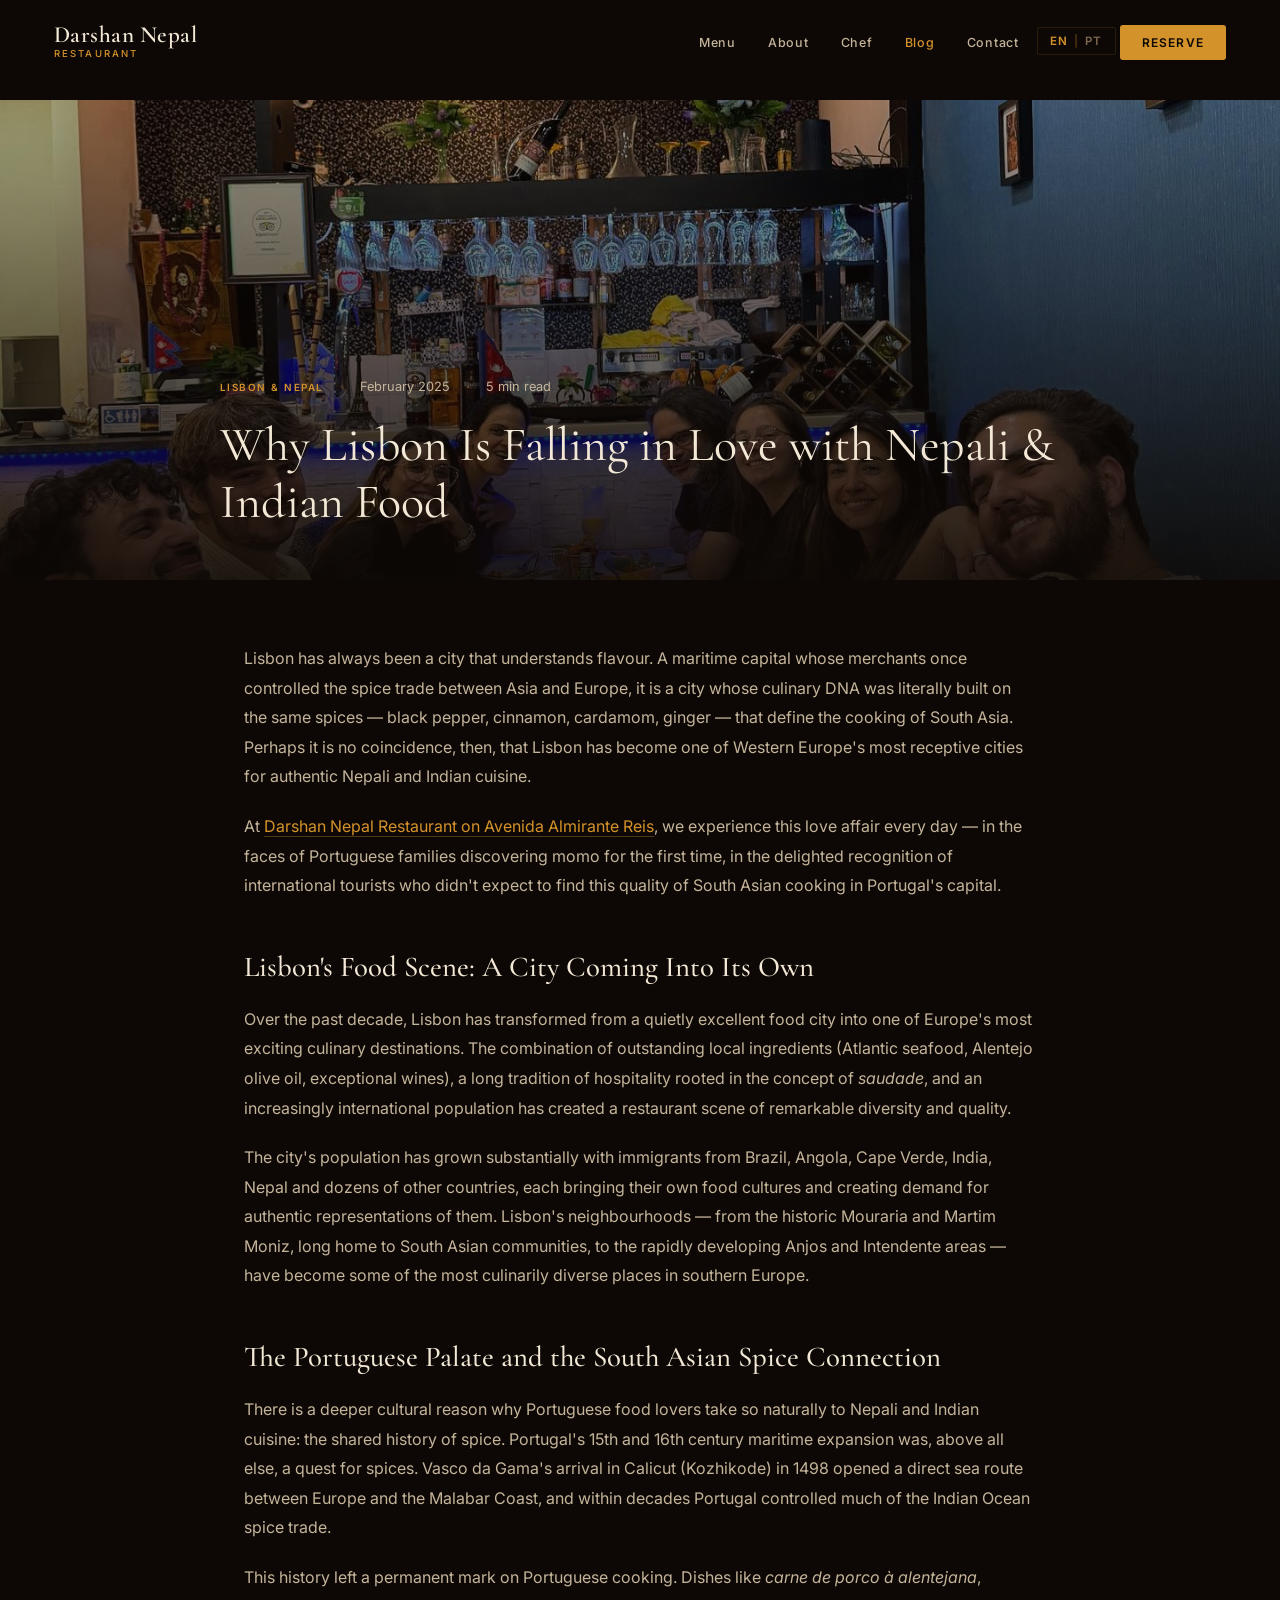
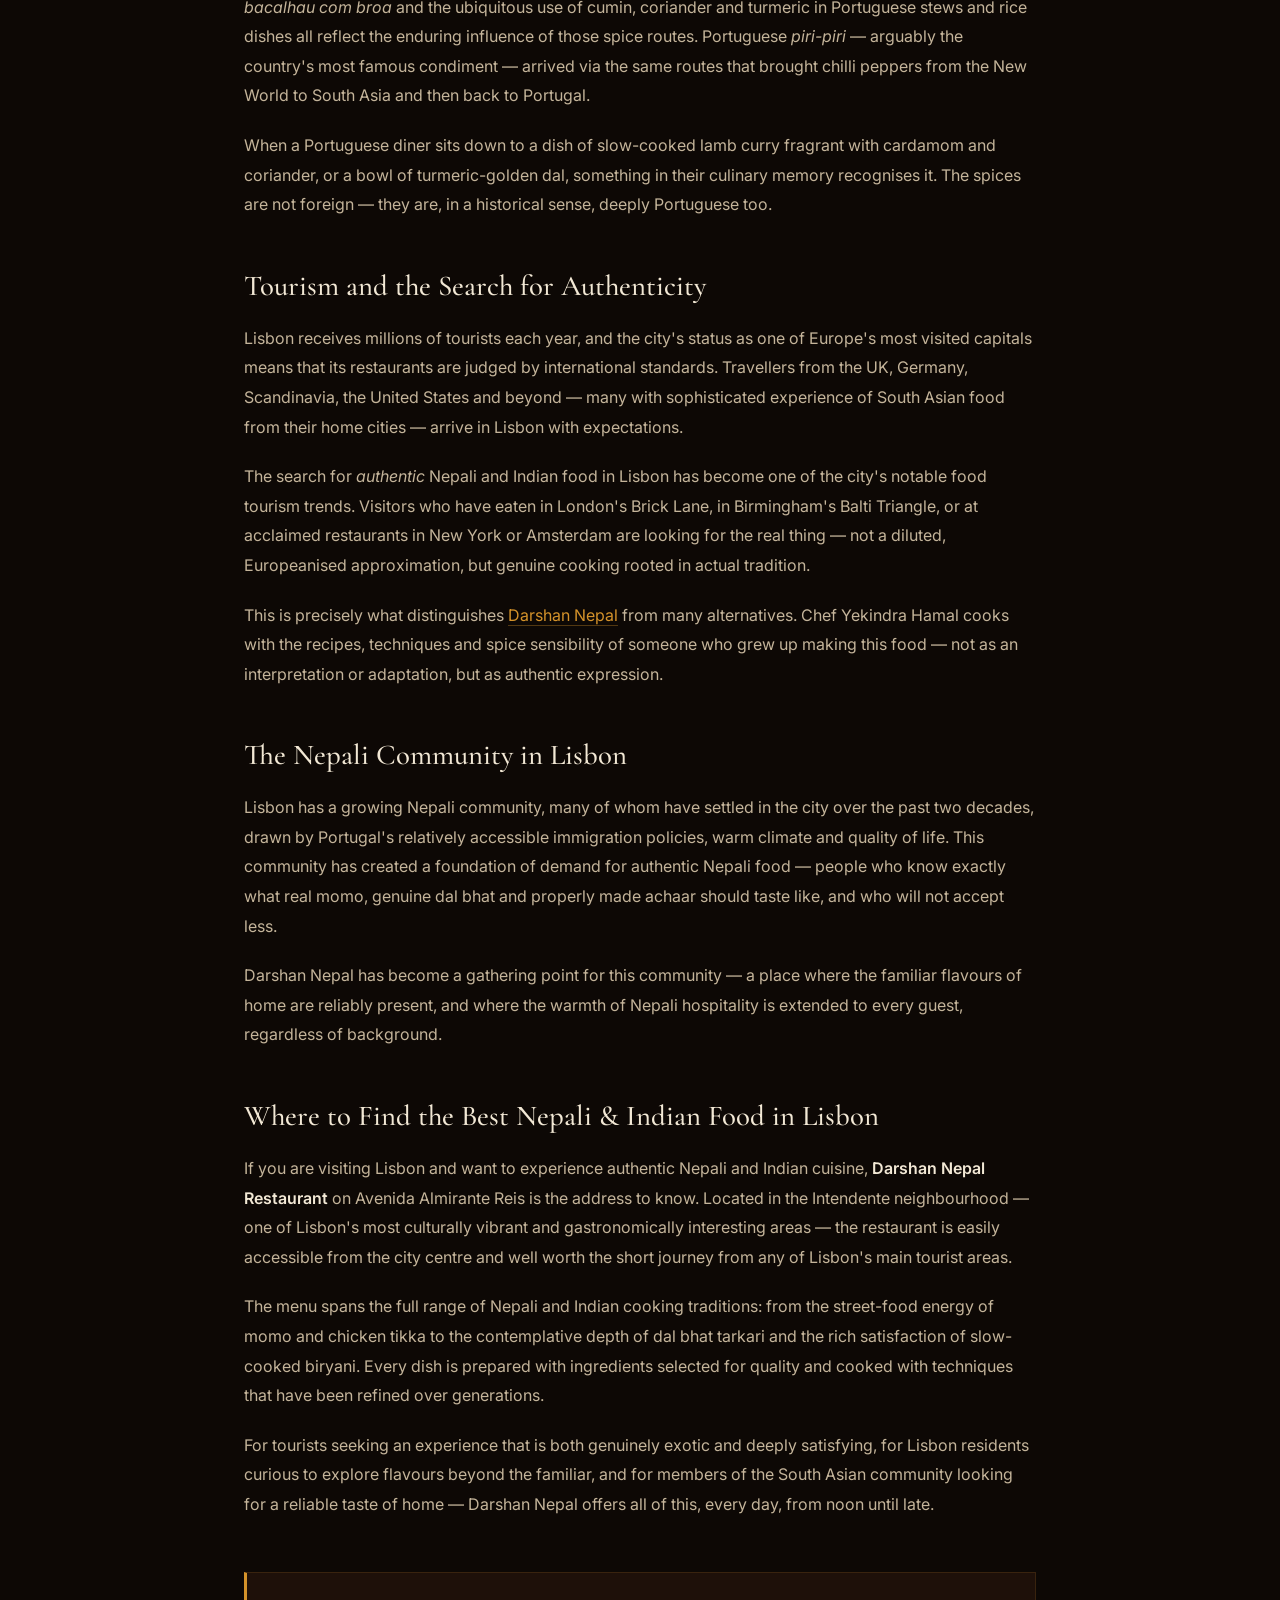
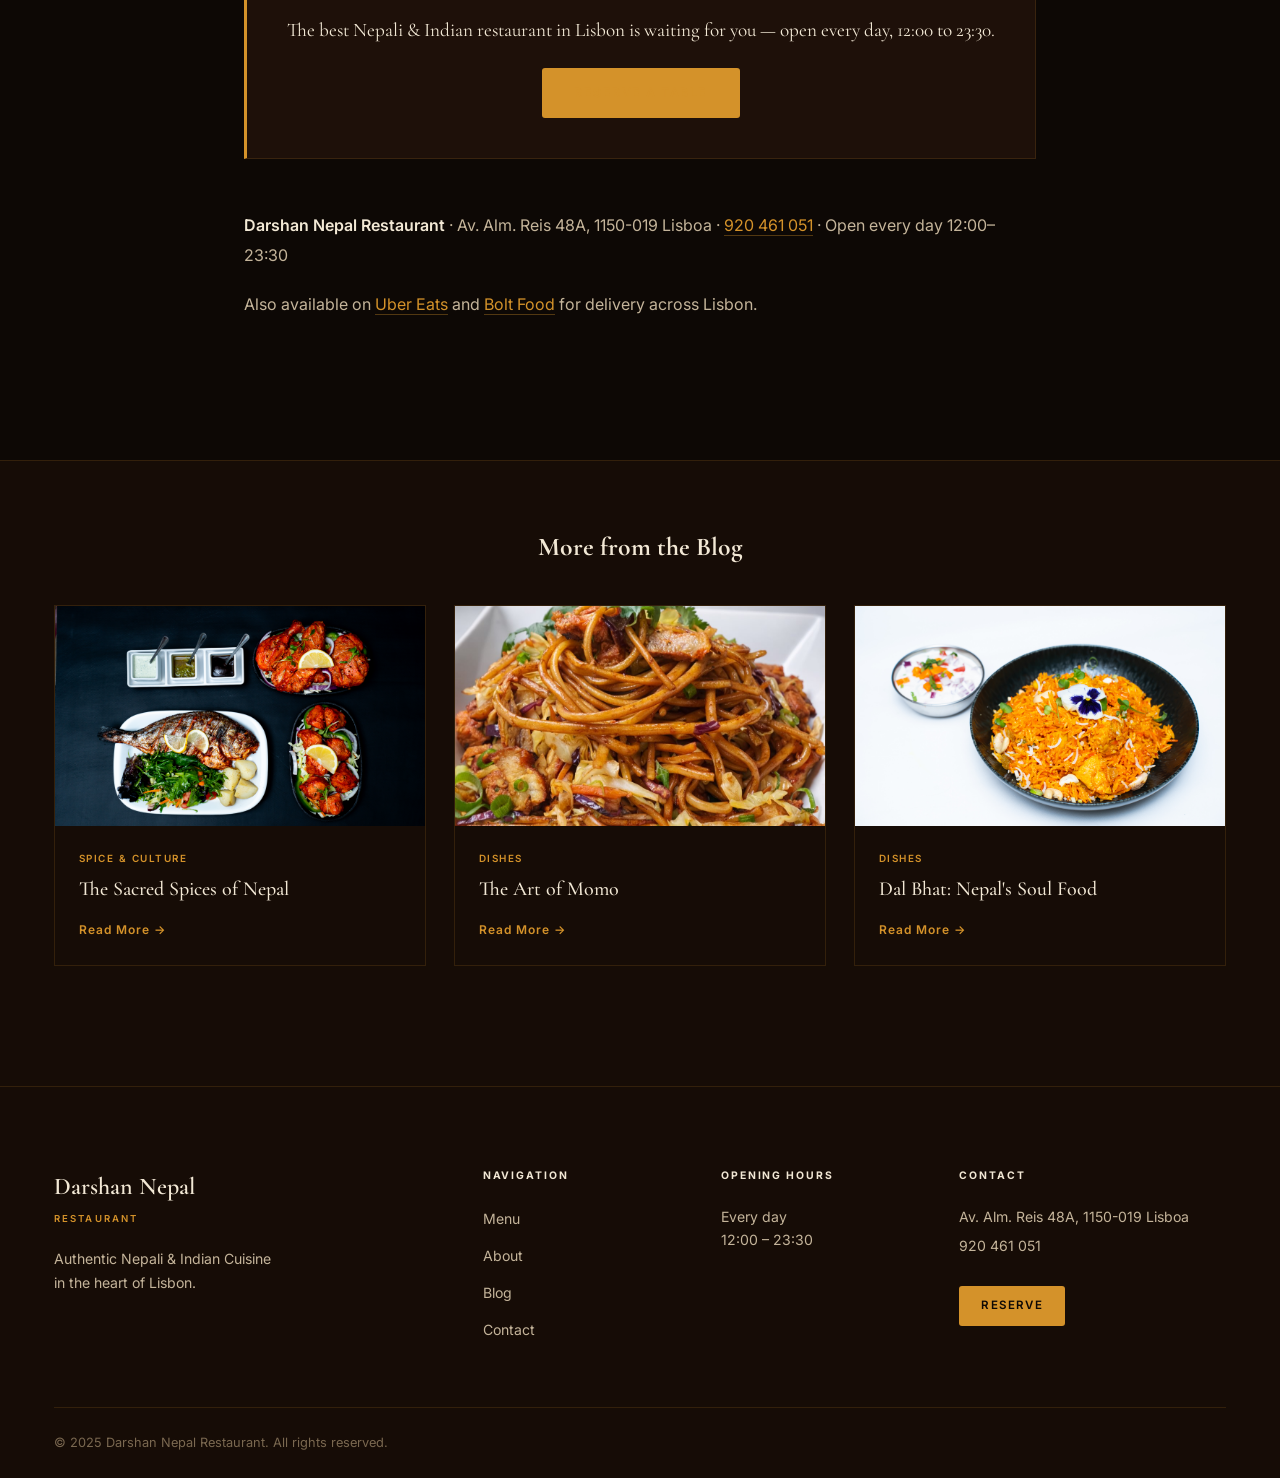
<file: blog/nepali-indian-food-lisbon.html>
<!DOCTYPE html>
<html lang="en" data-lang="en">
<head>
    <meta charset="UTF-8">
    <meta name="viewport" content="width=device-width, initial-scale=1.0">
    <title>Why Lisbon Is Falling in Love with Nepali &amp; Indian Food | Darshan Nepal Restaurant</title>
    <meta name="description" content="Lisbon's food scene is one of Europe's most exciting — and authentic Nepali and Indian cuisine is at its heart. Discover why at Darshan Nepal Restaurant, Av. Alm. Reis 48A, Lisboa.">
    <meta name="keywords" content="nepali restaurant lisbon, indian restaurant lisbon, best nepali food lisbon, nepali food portugal, indian food lisboa, darshan nepal lisbon, authentic indian nepali restaurant lisboa">
    <meta name="robots" content="index, follow">
    <link rel="canonical" href="https://www.darshannepal.com/blog/nepali-indian-food-lisbon.html">
    <meta property="og:title" content="Why Lisbon Is Falling in Love with Nepali &amp; Indian Food | Darshan Nepal">
    <meta property="og:description" content="Lisbon's most exciting food story — why authentic Nepali and Indian cuisine is finding its home in Portugal's capital.">
    <meta property="og:image" content="https://www.darshannepal.com/images/Happy%20customers%201.jpg">
    <meta property="og:type" content="article">
    <script type="application/ld+json">
    {"@context":"https://schema.org","@type":"Article","headline":"Why Lisbon Is Falling in Love with Nepali & Indian Food","image":"https://www.darshannepal.com/images/Happy%20customers%201.jpg","author":{"@type":"Organization","name":"Darshan Nepal Restaurant"},"publisher":{"@type":"Organization","name":"Darshan Nepal Restaurant"},"datePublished":"2025-02-14","dateModified":"2025-02-14","description":"Why Lisbon's food lovers are discovering Nepali and Indian cuisine — and why Darshan Nepal is at the centre of that discovery."}
    </script>
    <link rel="preconnect" href="https://fonts.googleapis.com">
    <link rel="preconnect" href="https://fonts.gstatic.com" crossorigin>
    <link href="https://fonts.googleapis.com/css2?family=Cormorant+Garamond:ital,wght@0,300;0,400;0,500;0,600;0,700;1,300;1,400;1,600&family=Inter:wght@300;400;500;600&display=swap" rel="stylesheet">
    <link rel="stylesheet" href="../styles.css">
</head>
<body class="post-page">

<nav class="nav scrolled" id="nav">
    <div class="nav__container">
        <a href="../index.html" class="nav__logo">
            <span class="nav__logo-main">Darshan Nepal</span>
            <span class="nav__logo-sub">Restaurant</span>
        </a>
        <button class="nav__toggle" id="navToggle" aria-label="Toggle navigation">
            <span></span><span></span><span></span>
        </button>
        <ul class="nav__links" id="navLinks">
            <li><a href="../index.html#menu" class="nav__link">Menu</a></li>
            <li><a href="../index.html#about" class="nav__link">About</a></li>
            <li><a href="../index.html#chef" class="nav__link">Chef</a></li>
            <li><a href="../blog.html" class="nav__link" style="color:var(--clr-saffron)">Blog</a></li>
            <li><a href="../index.html#contact" class="nav__link">Contact</a></li>
            <li>
                <button class="nav__lang-toggle" id="langToggle" aria-label="Toggle language">
                    <span class="lang-opt active" data-lang-opt="en">EN</span>
                    <span class="lang-sep">|</span>
                    <span class="lang-opt" data-lang-opt="pt">PT</span>
                </button>
            </li>
            <li><a href="https://damesa.pt/restaurante/lisboa/darshan-nepal" target="_blank" rel="noopener" class="nav__cta">Reserve</a></li>
        </ul>
    </div>
</nav>

<article>
    <header class="post-hero">
        <img src="../images/Happy customers 1.jpg" alt="Happy guests at Darshan Nepal Restaurant — authentic Nepali food in Lisbon" class="post-hero__img">
        <div class="post-hero__overlay"></div>
        <div class="post-hero__content">
            <div class="post-hero__inner">
                <div class="post-meta">
                    <span class="post-meta__cat">Lisbon &amp; Nepal</span>
                    <span class="post-meta__sep">&middot;</span>
                    <span class="post-meta__date">February 2025</span>
                    <span class="post-meta__sep">&middot;</span>
                    <span class="post-meta__read">5 min read</span>
                </div>
                <h1 class="post-hero__title">Why Lisbon Is Falling in Love with Nepali &amp; Indian Food</h1>
            </div>
        </div>
    </header>

    <div class="post-body">
        <p>Lisbon has always been a city that understands flavour. A maritime capital whose merchants once controlled the spice trade between Asia and Europe, it is a city whose culinary DNA was literally built on the same spices — black pepper, cinnamon, cardamom, ginger — that define the cooking of South Asia. Perhaps it is no coincidence, then, that Lisbon has become one of Western Europe's most receptive cities for authentic Nepali and Indian cuisine.</p>

        <p>At <a href="../index.html">Darshan Nepal Restaurant on Avenida Almirante Reis</a>, we experience this love affair every day — in the faces of Portuguese families discovering momo for the first time, in the delighted recognition of international tourists who didn't expect to find this quality of South Asian cooking in Portugal's capital.</p>

        <h2>Lisbon's Food Scene: A City Coming Into Its Own</h2>
        <p>Over the past decade, Lisbon has transformed from a quietly excellent food city into one of Europe's most exciting culinary destinations. The combination of outstanding local ingredients (Atlantic seafood, Alentejo olive oil, exceptional wines), a long tradition of hospitality rooted in the concept of <em>saudade</em>, and an increasingly international population has created a restaurant scene of remarkable diversity and quality.</p>

        <p>The city's population has grown substantially with immigrants from Brazil, Angola, Cape Verde, India, Nepal and dozens of other countries, each bringing their own food cultures and creating demand for authentic representations of them. Lisbon's neighbourhoods — from the historic Mouraria and Martim Moniz, long home to South Asian communities, to the rapidly developing Anjos and Intendente areas — have become some of the most culinarily diverse places in southern Europe.</p>

        <h2>The Portuguese Palate and the South Asian Spice Connection</h2>
        <p>There is a deeper cultural reason why Portuguese food lovers take so naturally to Nepali and Indian cuisine: the shared history of spice. Portugal's 15th and 16th century maritime expansion was, above all else, a quest for spices. Vasco da Gama's arrival in Calicut (Kozhikode) in 1498 opened a direct sea route between Europe and the Malabar Coast, and within decades Portugal controlled much of the Indian Ocean spice trade.</p>

        <p>This history left a permanent mark on Portuguese cooking. Dishes like <em>carne de porco à alentejana</em>, <em>bacalhau com broa</em> and the ubiquitous use of cumin, coriander and turmeric in Portuguese stews and rice dishes all reflect the enduring influence of those spice routes. Portuguese <em>piri-piri</em> — arguably the country's most famous condiment — arrived via the same routes that brought chilli peppers from the New World to South Asia and then back to Portugal.</p>

        <p>When a Portuguese diner sits down to a dish of slow-cooked lamb curry fragrant with cardamom and coriander, or a bowl of turmeric-golden dal, something in their culinary memory recognises it. The spices are not foreign — they are, in a historical sense, deeply Portuguese too.</p>

        <h2>Tourism and the Search for Authenticity</h2>
        <p>Lisbon receives millions of tourists each year, and the city's status as one of Europe's most visited capitals means that its restaurants are judged by international standards. Travellers from the UK, Germany, Scandinavia, the United States and beyond — many with sophisticated experience of South Asian food from their home cities — arrive in Lisbon with expectations.</p>

        <p>The search for <em>authentic</em> Nepali and Indian food in Lisbon has become one of the city's notable food tourism trends. Visitors who have eaten in London's Brick Lane, in Birmingham's Balti Triangle, or at acclaimed restaurants in New York or Amsterdam are looking for the real thing — not a diluted, Europeanised approximation, but genuine cooking rooted in actual tradition.</p>

        <p>This is precisely what distinguishes <a href="../index.html">Darshan Nepal</a> from many alternatives. Chef Yekindra Hamal cooks with the recipes, techniques and spice sensibility of someone who grew up making this food — not as an interpretation or adaptation, but as authentic expression.</p>

        <h2>The Nepali Community in Lisbon</h2>
        <p>Lisbon has a growing Nepali community, many of whom have settled in the city over the past two decades, drawn by Portugal's relatively accessible immigration policies, warm climate and quality of life. This community has created a foundation of demand for authentic Nepali food — people who know exactly what real momo, genuine dal bhat and properly made achaar should taste like, and who will not accept less.</p>

        <p>Darshan Nepal has become a gathering point for this community — a place where the familiar flavours of home are reliably present, and where the warmth of Nepali hospitality is extended to every guest, regardless of background.</p>

        <h2>Where to Find the Best Nepali &amp; Indian Food in Lisbon</h2>
        <p>If you are visiting Lisbon and want to experience authentic Nepali and Indian cuisine, <strong>Darshan Nepal Restaurant</strong> on Avenida Almirante Reis is the address to know. Located in the Intendente neighbourhood — one of Lisbon's most culturally vibrant and gastronomically interesting areas — the restaurant is easily accessible from the city centre and well worth the short journey from any of Lisbon's main tourist areas.</p>

        <p>The menu spans the full range of Nepali and Indian cooking traditions: from the street-food energy of momo and chicken tikka to the contemplative depth of dal bhat tarkari and the rich satisfaction of slow-cooked biryani. Every dish is prepared with ingredients selected for quality and cooked with techniques that have been refined over generations.</p>

        <p>For tourists seeking an experience that is both genuinely exotic and deeply satisfying, for Lisbon residents curious to explore flavours beyond the familiar, and for members of the South Asian community looking for a reliable taste of home — Darshan Nepal offers all of this, every day, from noon until late.</p>

        <div class="post-cta-box">
            <p>The best Nepali &amp; Indian restaurant in Lisbon is waiting for you — open every day, 12:00 to 23:30.</p>
            <a href="https://damesa.pt/restaurante/lisboa/darshan-nepal" target="_blank" rel="noopener" class="btn btn--primary">Reserve a Table</a>
        </div>

        <p><strong>Darshan Nepal Restaurant</strong> &middot; Av. Alm. Reis 48A, 1150-019 Lisboa &middot; <a href="tel:+351920461051">920 461 051</a> &middot; Open every day 12:00–23:30</p>
        <p>Also available on <a href="https://www.ubereats.com/pt/store/darshan-nepal" target="_blank" rel="noopener">Uber Eats</a> and <a href="https://food.bolt.eu/en/386-lisbon/p/12831-darshan-nepal/" target="_blank" rel="noopener">Bolt Food</a> for delivery across Lisbon.</p>
    </div>
</article>

<section class="post-related">
    <div class="container">
        <h2 class="post-related__title">More from the Blog</h2>
        <div class="blog-grid">
            <a href="spices-of-nepal.html" class="blog-card">
                <div class="blog-card__img"><img src="../images/Grilled Specialities.jpg" alt="Sacred spices of Nepal" loading="lazy"></div>
                <div class="blog-card__body">
                    <span class="blog-card__cat">Spice &amp; Culture</span>
                    <h3 class="blog-card__title">The Sacred Spices of Nepal</h3>
                    <span class="blog-card__read">Read More →</span>
                </div>
            </a>
            <a href="nepali-dumplings-momo.html" class="blog-card">
                <div class="blog-card__img"><img src="../images/Chowmein.jpg" alt="Momo dumplings Nepal" loading="lazy"></div>
                <div class="blog-card__body">
                    <span class="blog-card__cat">Dishes</span>
                    <h3 class="blog-card__title">The Art of Momo</h3>
                    <span class="blog-card__read">Read More →</span>
                </div>
            </a>
            <a href="dal-bhat-national-dish.html" class="blog-card">
                <div class="blog-card__img"><img src="../images/Biryani.jpg" alt="Dal Bhat Nepal" loading="lazy"></div>
                <div class="blog-card__body">
                    <span class="blog-card__cat">Dishes</span>
                    <h3 class="blog-card__title">Dal Bhat: Nepal's Soul Food</h3>
                    <span class="blog-card__read">Read More →</span>
                </div>
            </a>
        </div>
    </div>
</section>

<footer class="footer">
    <div class="container">
        <div class="footer__grid">
            <div class="footer__brand">
                <a href="../index.html" class="footer__logo">
                    <span class="footer__logo-main">Darshan Nepal</span>
                    <span class="footer__logo-sub">Restaurant</span>
                </a>
                <p class="footer__tagline">Authentic Nepali &amp; Indian Cuisine<br>in the heart of Lisbon.</p>
            </div>
            <div class="footer__col">
                <h4 class="footer__col-title">Navigation</h4>
                <ul class="footer__links">
                    <li><a href="../index.html#menu">Menu</a></li>
                    <li><a href="../index.html#about">About</a></li>
                    <li><a href="../blog.html">Blog</a></li>
                    <li><a href="../index.html#contact">Contact</a></li>
                </ul>
            </div>
            <div class="footer__col">
                <h4 class="footer__col-title">Opening Hours</h4>
                <p class="footer__hours">Every day<br>12:00 – 23:30</p>
            </div>
            <div class="footer__col">
                <h4 class="footer__col-title">Contact</h4>
                <address class="footer__address">
                    <p>Av. Alm. Reis 48A, 1150-019 Lisboa</p>
                    <a href="tel:+351920461051">920 461 051</a>
                </address>
                <a href="https://damesa.pt/restaurante/lisboa/darshan-nepal" target="_blank" rel="noopener" class="btn btn--primary btn--sm footer__book-btn">Reserve</a>
            </div>
        </div>
        <div class="footer__bottom">
            <p class="footer__copy">&copy; 2025 Darshan Nepal Restaurant. All rights reserved.</p>
        </div>
    </div>
</footer>
<script src="../script.js"></script>
</body>
</html>
</file>
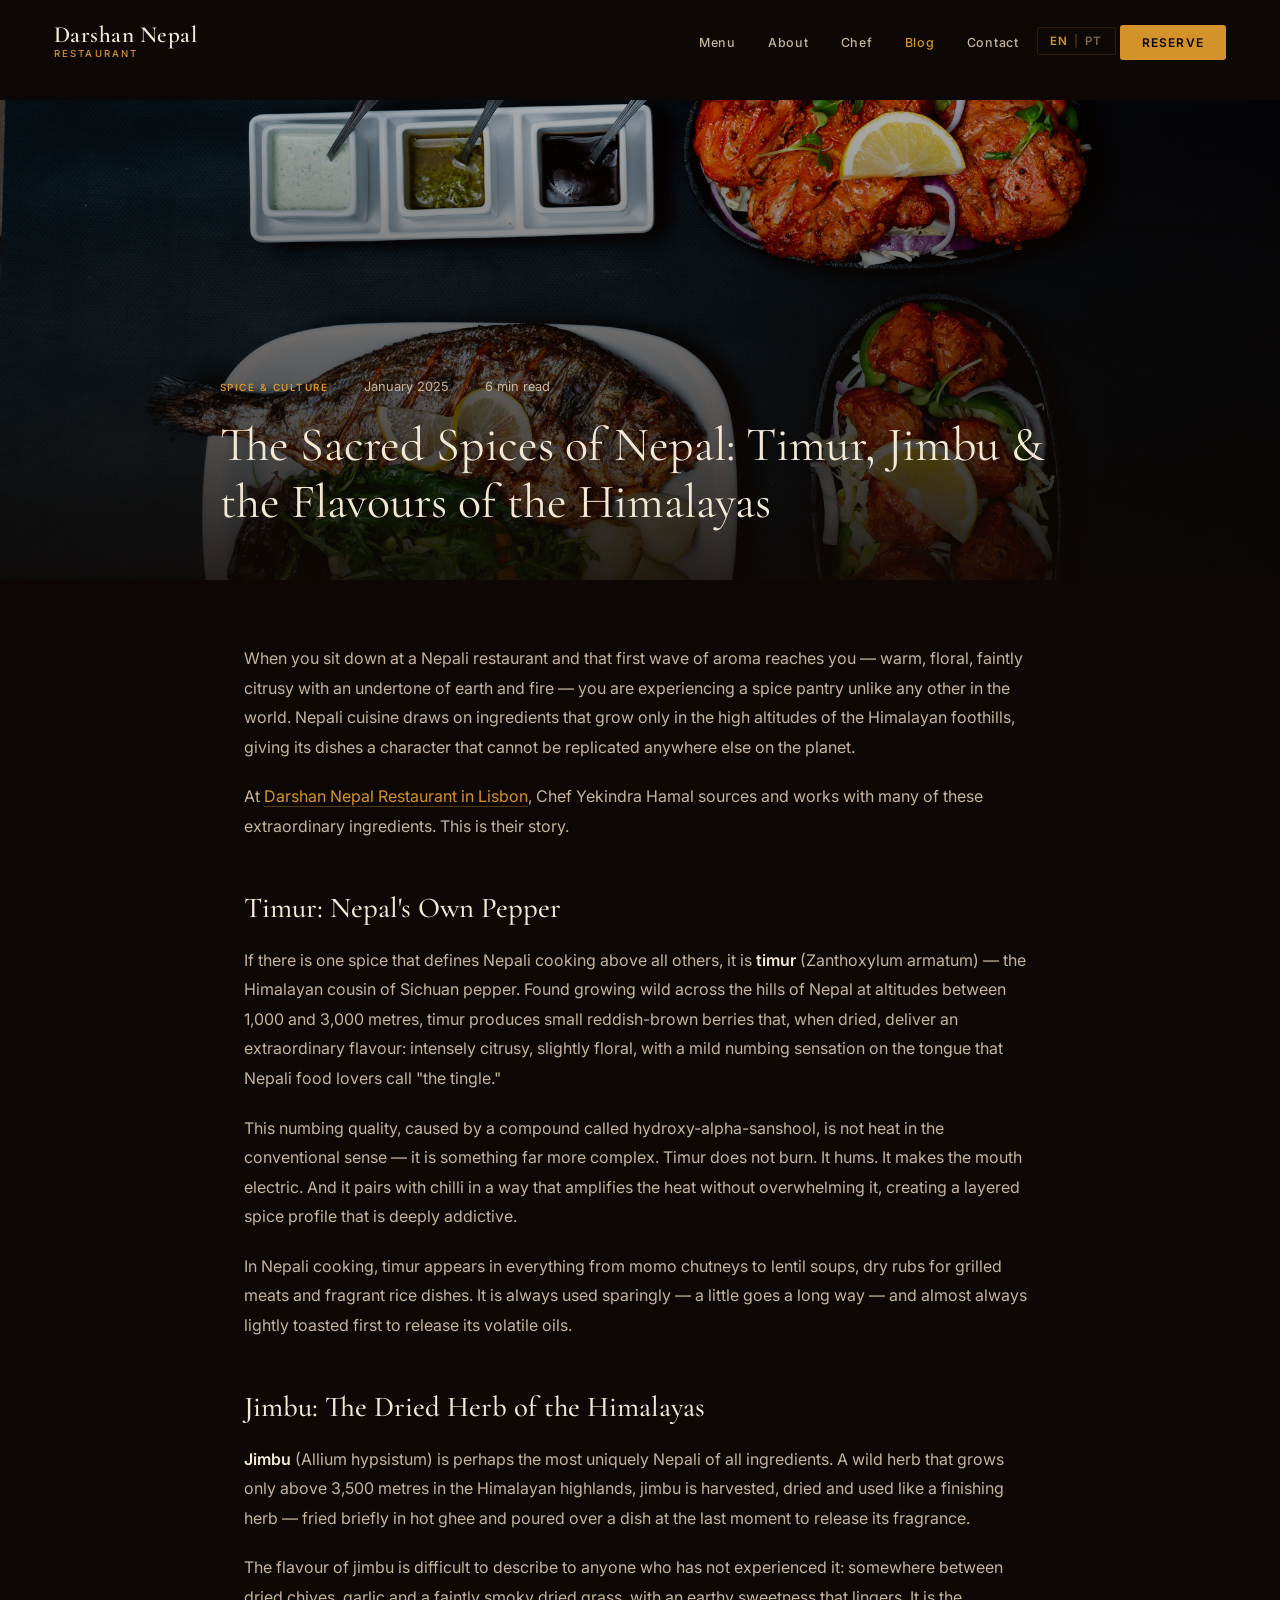
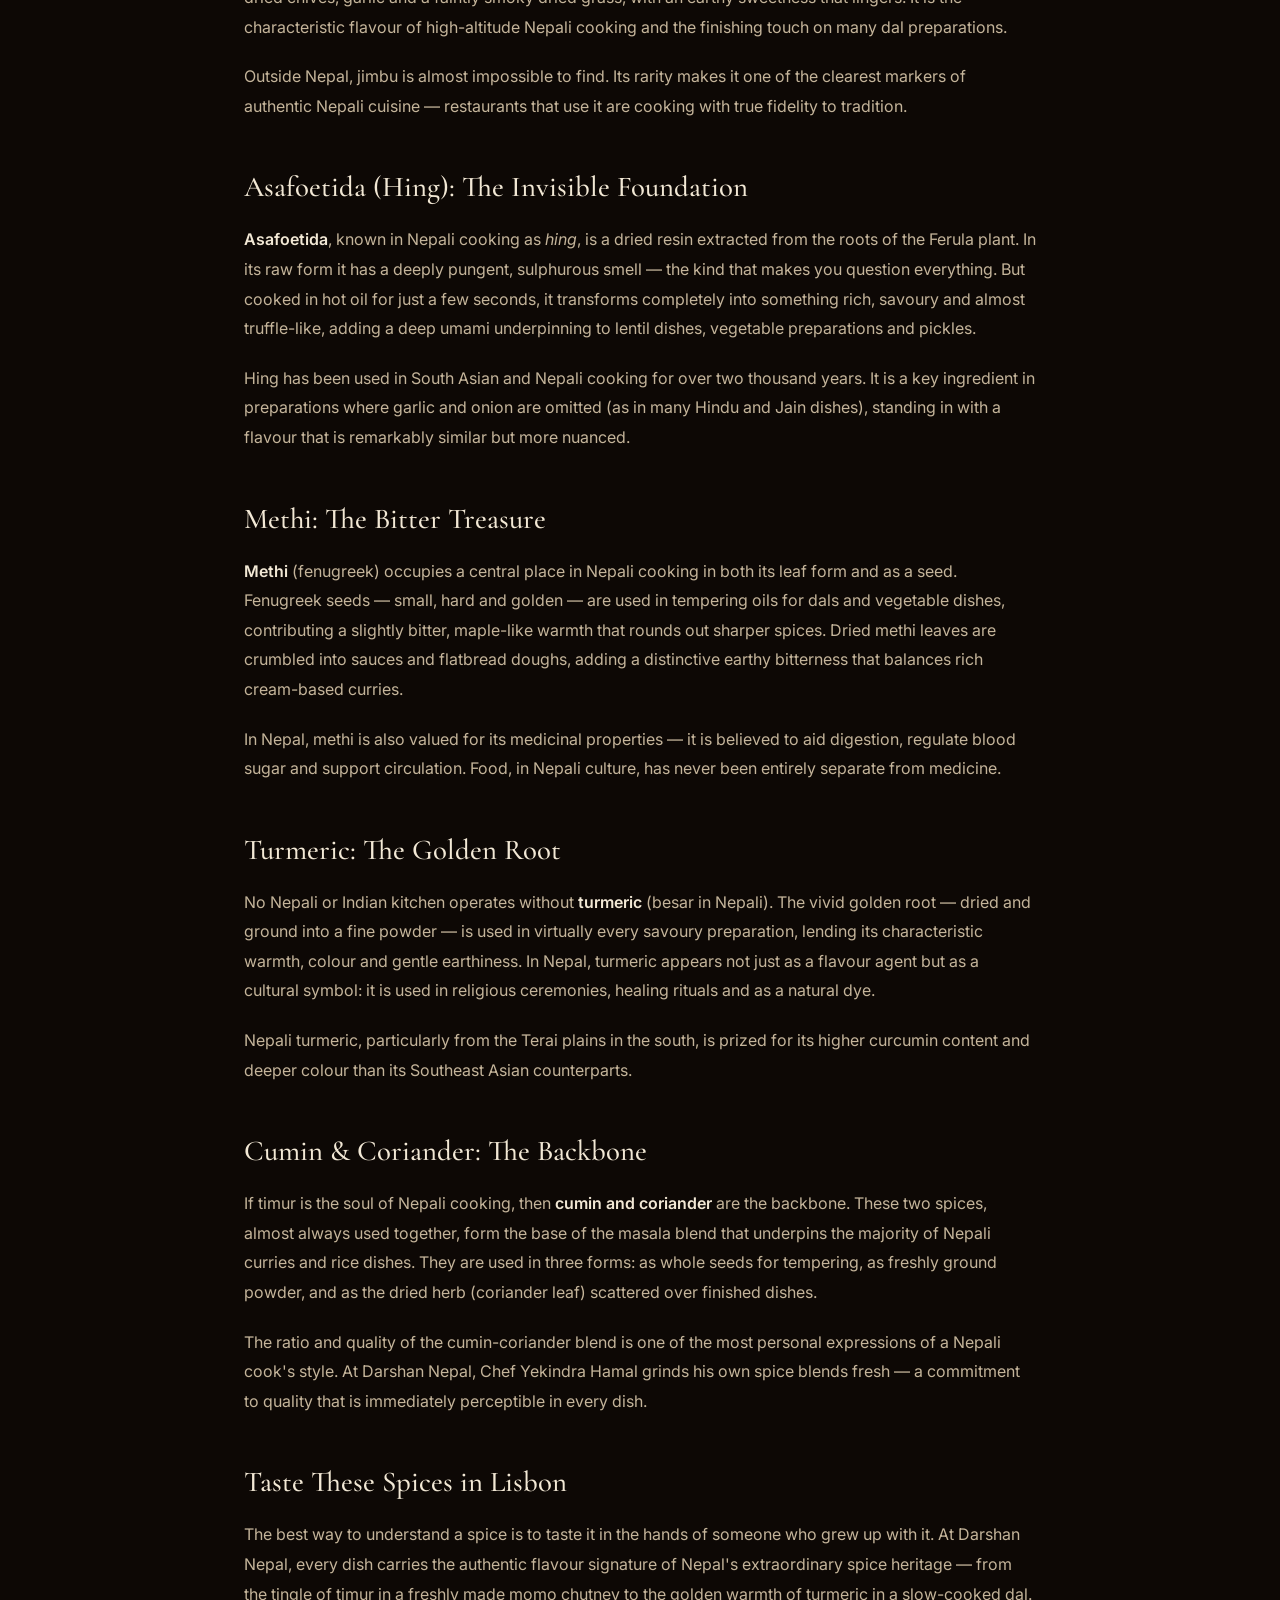
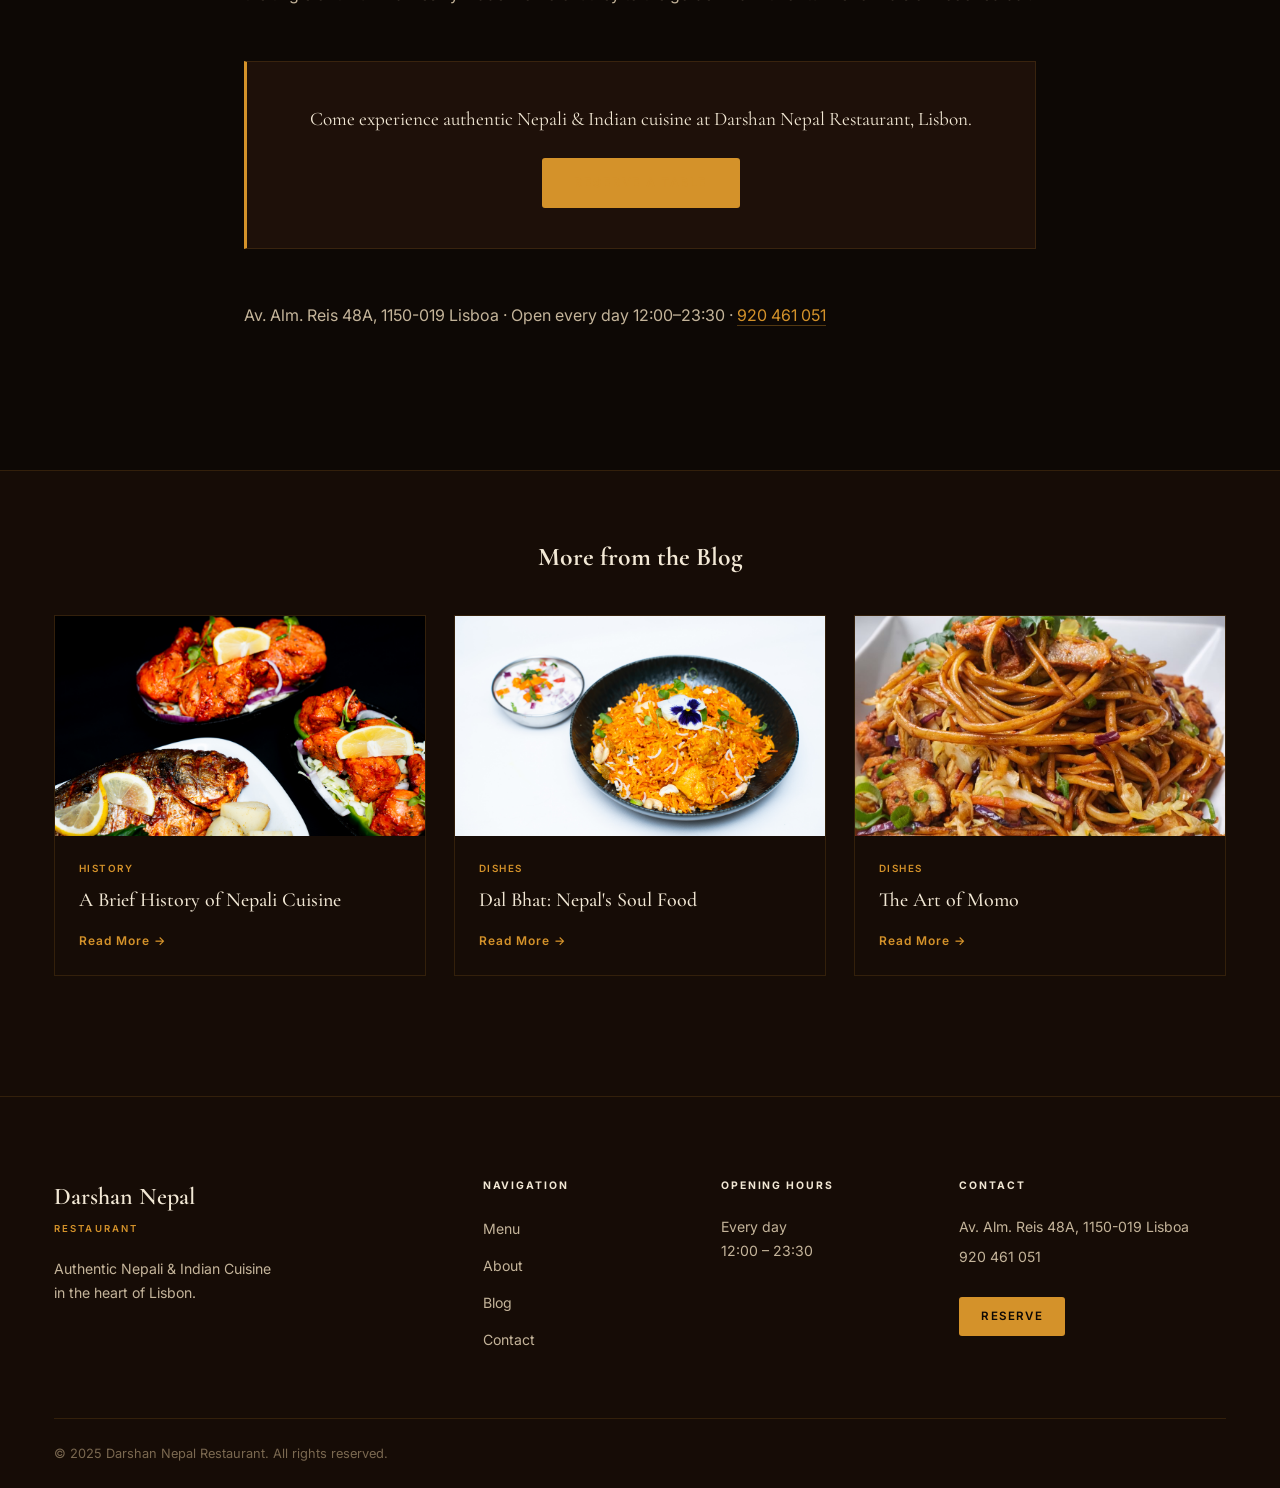
<file: blog/spices-of-nepal.html>
<!DOCTYPE html>
<html lang="en" data-lang="en">
<head>
    <meta charset="UTF-8">
    <meta name="viewport" content="width=device-width, initial-scale=1.0">
    <title>The Sacred Spices of Nepal: Timur, Jimbu &amp; Himalayan Flavours | Darshan Nepal Lisbon</title>
    <meta name="description" content="Discover the unique spices of Nepal — timur pepper, jimbu herb, asafoetida and more. Learn how these Himalayan ingredients define authentic Nepali cuisine at Darshan Nepal Restaurant in Lisbon.">
    <meta name="keywords" content="nepali spices, timur pepper, jimbu herb, himalayan spices, nepali food ingredients, authentic nepali cuisine lisbon">
    <meta name="robots" content="index, follow">
    <link rel="canonical" href="https://www.darshannepal.com/blog/spices-of-nepal.html">
    <meta property="og:title" content="The Sacred Spices of Nepal | Darshan Nepal Restaurant Lisbon">
    <meta property="og:description" content="Discover timur, jimbu and the unique Himalayan spices that define authentic Nepali cooking.">
    <meta property="og:image" content="https://www.darshannepal.com/images/Grilled%20Specialities.jpg">
    <meta property="og:type" content="article">
    <script type="application/ld+json">
    {"@context":"https://schema.org","@type":"Article","headline":"The Sacred Spices of Nepal: Timur, Jimbu & the Flavours of the Himalayas","image":"https://www.darshannepal.com/images/Grilled%20Specialities.jpg","author":{"@type":"Organization","name":"Darshan Nepal Restaurant"},"publisher":{"@type":"Organization","name":"Darshan Nepal Restaurant","logo":{"@type":"ImageObject","url":"https://www.darshannepal.com/images/Grilled%20Specialities.jpg"}},"datePublished":"2025-01-10","dateModified":"2025-01-10","description":"Discover the unique spices of Nepal — timur pepper, jimbu herb, asafoetida and more."}
    </script>
    <link rel="preconnect" href="https://fonts.googleapis.com">
    <link rel="preconnect" href="https://fonts.gstatic.com" crossorigin>
    <link href="https://fonts.googleapis.com/css2?family=Cormorant+Garamond:ital,wght@0,300;0,400;0,500;0,600;0,700;1,300;1,400;1,600&family=Inter:wght@300;400;500;600&display=swap" rel="stylesheet">
    <link rel="stylesheet" href="../styles.css">
</head>
<body class="post-page">

<nav class="nav scrolled" id="nav">
    <div class="nav__container">
        <a href="../index.html" class="nav__logo">
            <span class="nav__logo-main">Darshan Nepal</span>
            <span class="nav__logo-sub">Restaurant</span>
        </a>
        <button class="nav__toggle" id="navToggle" aria-label="Toggle navigation">
            <span></span><span></span><span></span>
        </button>
        <ul class="nav__links" id="navLinks">
            <li><a href="../index.html#menu" class="nav__link">Menu</a></li>
            <li><a href="../index.html#about" class="nav__link">About</a></li>
            <li><a href="../index.html#chef" class="nav__link">Chef</a></li>
            <li><a href="../blog.html" class="nav__link" style="color:var(--clr-saffron)">Blog</a></li>
            <li><a href="../index.html#contact" class="nav__link">Contact</a></li>
            <li>
                <button class="nav__lang-toggle" id="langToggle" aria-label="Toggle language">
                    <span class="lang-opt active" data-lang-opt="en">EN</span>
                    <span class="lang-sep">|</span>
                    <span class="lang-opt" data-lang-opt="pt">PT</span>
                </button>
            </li>
            <li><a href="https://damesa.pt/restaurante/lisboa/darshan-nepal" target="_blank" rel="noopener" class="nav__cta">Reserve</a></li>
        </ul>
    </div>
</nav>

<article>
    <header class="post-hero">
        <img src="../images/Grilled Specialities.jpg" alt="Nepali spices and grilled specialities at Darshan Nepal Lisbon" class="post-hero__img">
        <div class="post-hero__overlay"></div>
        <div class="post-hero__content">
            <div class="post-hero__inner">
                <div class="post-meta">
                    <span class="post-meta__cat">Spice &amp; Culture</span>
                    <span class="post-meta__sep">&middot;</span>
                    <span class="post-meta__date">January 2025</span>
                    <span class="post-meta__sep">&middot;</span>
                    <span class="post-meta__read">6 min read</span>
                </div>
                <h1 class="post-hero__title">The Sacred Spices of Nepal: Timur, Jimbu &amp; the Flavours of the Himalayas</h1>
            </div>
        </div>
    </header>

    <div class="post-body">
        <p>When you sit down at a Nepali restaurant and that first wave of aroma reaches you — warm, floral, faintly citrusy with an undertone of earth and fire — you are experiencing a spice pantry unlike any other in the world. Nepali cuisine draws on ingredients that grow only in the high altitudes of the Himalayan foothills, giving its dishes a character that cannot be replicated anywhere else on the planet.</p>

        <p>At <a href="../index.html">Darshan Nepal Restaurant in Lisbon</a>, Chef Yekindra Hamal sources and works with many of these extraordinary ingredients. This is their story.</p>

        <h2>Timur: Nepal's Own Pepper</h2>
        <p>If there is one spice that defines Nepali cooking above all others, it is <strong>timur</strong> (Zanthoxylum armatum) — the Himalayan cousin of Sichuan pepper. Found growing wild across the hills of Nepal at altitudes between 1,000 and 3,000 metres, timur produces small reddish-brown berries that, when dried, deliver an extraordinary flavour: intensely citrusy, slightly floral, with a mild numbing sensation on the tongue that Nepali food lovers call "the tingle."</p>

        <p>This numbing quality, caused by a compound called hydroxy-alpha-sanshool, is not heat in the conventional sense — it is something far more complex. Timur does not burn. It hums. It makes the mouth electric. And it pairs with chilli in a way that amplifies the heat without overwhelming it, creating a layered spice profile that is deeply addictive.</p>

        <p>In Nepali cooking, timur appears in everything from momo chutneys to lentil soups, dry rubs for grilled meats and fragrant rice dishes. It is always used sparingly — a little goes a long way — and almost always lightly toasted first to release its volatile oils.</p>

        <h2>Jimbu: The Dried Herb of the Himalayas</h2>
        <p><strong>Jimbu</strong> (Allium hypsistum) is perhaps the most uniquely Nepali of all ingredients. A wild herb that grows only above 3,500 metres in the Himalayan highlands, jimbu is harvested, dried and used like a finishing herb — fried briefly in hot ghee and poured over a dish at the last moment to release its fragrance.</p>

        <p>The flavour of jimbu is difficult to describe to anyone who has not experienced it: somewhere between dried chives, garlic and a faintly smoky dried grass, with an earthy sweetness that lingers. It is the characteristic flavour of high-altitude Nepali cooking and the finishing touch on many dal preparations.</p>

        <p>Outside Nepal, jimbu is almost impossible to find. Its rarity makes it one of the clearest markers of authentic Nepali cuisine — restaurants that use it are cooking with true fidelity to tradition.</p>

        <h2>Asafoetida (Hing): The Invisible Foundation</h2>
        <p><strong>Asafoetida</strong>, known in Nepali cooking as <em>hing</em>, is a dried resin extracted from the roots of the Ferula plant. In its raw form it has a deeply pungent, sulphurous smell — the kind that makes you question everything. But cooked in hot oil for just a few seconds, it transforms completely into something rich, savoury and almost truffle-like, adding a deep umami underpinning to lentil dishes, vegetable preparations and pickles.</p>

        <p>Hing has been used in South Asian and Nepali cooking for over two thousand years. It is a key ingredient in preparations where garlic and onion are omitted (as in many Hindu and Jain dishes), standing in with a flavour that is remarkably similar but more nuanced.</p>

        <h2>Methi: The Bitter Treasure</h2>
        <p><strong>Methi</strong> (fenugreek) occupies a central place in Nepali cooking in both its leaf form and as a seed. Fenugreek seeds — small, hard and golden — are used in tempering oils for dals and vegetable dishes, contributing a slightly bitter, maple-like warmth that rounds out sharper spices. Dried methi leaves are crumbled into sauces and flatbread doughs, adding a distinctive earthy bitterness that balances rich cream-based curries.</p>

        <p>In Nepal, methi is also valued for its medicinal properties — it is believed to aid digestion, regulate blood sugar and support circulation. Food, in Nepali culture, has never been entirely separate from medicine.</p>

        <h2>Turmeric: The Golden Root</h2>
        <p>No Nepali or Indian kitchen operates without <strong>turmeric</strong> (besar in Nepali). The vivid golden root — dried and ground into a fine powder — is used in virtually every savoury preparation, lending its characteristic warmth, colour and gentle earthiness. In Nepal, turmeric appears not just as a flavour agent but as a cultural symbol: it is used in religious ceremonies, healing rituals and as a natural dye.</p>

        <p>Nepali turmeric, particularly from the Terai plains in the south, is prized for its higher curcumin content and deeper colour than its Southeast Asian counterparts.</p>

        <h2>Cumin &amp; Coriander: The Backbone</h2>
        <p>If timur is the soul of Nepali cooking, then <strong>cumin and coriander</strong> are the backbone. These two spices, almost always used together, form the base of the masala blend that underpins the majority of Nepali curries and rice dishes. They are used in three forms: as whole seeds for tempering, as freshly ground powder, and as the dried herb (coriander leaf) scattered over finished dishes.</p>

        <p>The ratio and quality of the cumin-coriander blend is one of the most personal expressions of a Nepali cook's style. At Darshan Nepal, Chef Yekindra Hamal grinds his own spice blends fresh — a commitment to quality that is immediately perceptible in every dish.</p>

        <h2>Taste These Spices in Lisbon</h2>
        <p>The best way to understand a spice is to taste it in the hands of someone who grew up with it. At Darshan Nepal, every dish carries the authentic flavour signature of Nepal's extraordinary spice heritage — from the tingle of timur in a freshly made momo chutney to the golden warmth of turmeric in a slow-cooked dal.</p>

        <div class="post-cta-box">
            <p>Come experience authentic Nepali &amp; Indian cuisine at Darshan Nepal Restaurant, Lisbon.</p>
            <a href="https://damesa.pt/restaurante/lisboa/darshan-nepal" target="_blank" rel="noopener" class="btn btn--primary">Reserve a Table</a>
        </div>

        <p>Av. Alm. Reis 48A, 1150-019 Lisboa &middot; Open every day 12:00–23:30 &middot; <a href="tel:+351920461051">920 461 051</a></p>
    </div>
</article>

<section class="post-related">
    <div class="container">
        <h2 class="post-related__title">More from the Blog</h2>
        <div class="blog-grid">
            <a href="history-nepali-cuisine.html" class="blog-card">
                <div class="blog-card__img"><img src="../images/Grilled items.jpg" alt="History of Nepali cuisine" loading="lazy"></div>
                <div class="blog-card__body">
                    <span class="blog-card__cat">History</span>
                    <h3 class="blog-card__title">A Brief History of Nepali Cuisine</h3>
                    <span class="blog-card__read">Read More →</span>
                </div>
            </a>
            <a href="dal-bhat-national-dish.html" class="blog-card">
                <div class="blog-card__img"><img src="../images/Biryani.jpg" alt="Dal Bhat Nepal" loading="lazy"></div>
                <div class="blog-card__body">
                    <span class="blog-card__cat">Dishes</span>
                    <h3 class="blog-card__title">Dal Bhat: Nepal's Soul Food</h3>
                    <span class="blog-card__read">Read More →</span>
                </div>
            </a>
            <a href="nepali-dumplings-momo.html" class="blog-card">
                <div class="blog-card__img"><img src="../images/Chowmein.jpg" alt="Nepali momo dumplings" loading="lazy"></div>
                <div class="blog-card__body">
                    <span class="blog-card__cat">Dishes</span>
                    <h3 class="blog-card__title">The Art of Momo</h3>
                    <span class="blog-card__read">Read More →</span>
                </div>
            </a>
        </div>
    </div>
</section>

<footer class="footer">
    <div class="container">
        <div class="footer__grid">
            <div class="footer__brand">
                <a href="../index.html" class="footer__logo">
                    <span class="footer__logo-main">Darshan Nepal</span>
                    <span class="footer__logo-sub">Restaurant</span>
                </a>
                <p class="footer__tagline">Authentic Nepali &amp; Indian Cuisine<br>in the heart of Lisbon.</p>
            </div>
            <div class="footer__col">
                <h4 class="footer__col-title">Navigation</h4>
                <ul class="footer__links">
                    <li><a href="../index.html#menu">Menu</a></li>
                    <li><a href="../index.html#about">About</a></li>
                    <li><a href="../blog.html">Blog</a></li>
                    <li><a href="../index.html#contact">Contact</a></li>
                </ul>
            </div>
            <div class="footer__col">
                <h4 class="footer__col-title">Opening Hours</h4>
                <p class="footer__hours">Every day<br>12:00 – 23:30</p>
            </div>
            <div class="footer__col">
                <h4 class="footer__col-title">Contact</h4>
                <address class="footer__address">
                    <p>Av. Alm. Reis 48A, 1150-019 Lisboa</p>
                    <a href="tel:+351920461051">920 461 051</a>
                </address>
                <a href="https://damesa.pt/restaurante/lisboa/darshan-nepal" target="_blank" rel="noopener" class="btn btn--primary btn--sm footer__book-btn">Reserve</a>
            </div>
        </div>
        <div class="footer__bottom">
            <p class="footer__copy">&copy; 2025 Darshan Nepal Restaurant. All rights reserved.</p>
        </div>
    </div>
</footer>
<script src="../script.js"></script>
</body>
</html>
</file>
<file: styles.css>
/* ================================================================
   DARSHAN NEPAL RESTAURANT — Premium Stylesheet
   Dark luxury theme with saffron & gold Himalayan accents
   Mobile-first, fully responsive
================================================================ */

/* ----------------------------------------------------------------
   1. DESIGN TOKENS
---------------------------------------------------------------- */
:root {
    /* Colours */
    --clr-bg:          #0D0805;
    --clr-bg-2:        #160C06;
    --clr-bg-3:        #1E1009;
    --clr-saffron:     #D4922A;
    --clr-saffron-lt:  #E8B84B;
    --clr-saffron-dk:  #A06818;
    --clr-terracotta:  #B5542A;
    --clr-cream:       #F2E8D5;
    --clr-text:        #C4B49A;
    --clr-muted:       #7A6850;
    --clr-border:      rgba(212,146,42,0.15);
    --clr-border-2:    rgba(212,146,42,0.35);

    /* Typography */
    --font-serif: 'Cormorant Garamond', Georgia, serif;
    --font-sans:  'Inter', system-ui, sans-serif;

    /* Spacing */
    --section-gap: 120px;
    --container:   1220px;
    --radius:      3px;

    /* Motion */
    --ease:   cubic-bezier(0.4, 0, 0.2, 1);
    --t-fast: 0.2s;
    --t-mid:  0.4s;
    --t-slow: 0.7s;
}

/* ----------------------------------------------------------------
   2. RESET & BASE
---------------------------------------------------------------- */
*, *::before, *::after { margin: 0; padding: 0; box-sizing: border-box; }

html { scroll-behavior: smooth; font-size: 16px; }

body {
    font-family: var(--font-sans);
    background: var(--clr-bg);
    color: var(--clr-text);
    line-height: 1.7;
    overflow-x: hidden;
    -webkit-font-smoothing: antialiased;
}

img { display: block; max-width: 100%; height: auto; }
a  { color: inherit; text-decoration: none; }
ul { list-style: none; }
address { font-style: normal; }
button { cursor: pointer; border: none; background: none; font-family: inherit; }

/* ----------------------------------------------------------------
   3. UTILITIES
---------------------------------------------------------------- */
.container {
    max-width: var(--container);
    margin: 0 auto;
    padding: 0 24px;
}

.section-label {
    display: inline-block;
    font-family: var(--font-sans);
    font-size: 0.7rem;
    font-weight: 600;
    letter-spacing: 0.2em;
    text-transform: uppercase;
    color: var(--clr-saffron);
    margin-bottom: 16px;
}
.section-label::before {
    content: '';
    display: inline-block;
    width: 28px;
    height: 1px;
    background: var(--clr-saffron);
    vertical-align: middle;
    margin-right: 10px;
}

.section-title {
    font-family: var(--font-serif);
    font-size: clamp(2.2rem, 4.5vw, 3.4rem);
    font-weight: 400;
    color: var(--clr-cream);
    line-height: 1.18;
    margin-bottom: 24px;
}

.section-sub {
    font-size: 1rem;
    color: var(--clr-text);
    max-width: 560px;
    line-height: 1.75;
}

.section-header--center {
    text-align: center;
    margin-bottom: 64px;
}
.section-header--center .section-sub { margin: 0 auto; }
.section-header--center .section-label::before { display: none; }
.section-header--center .section-label {
    padding: 0 16px;
    position: relative;
}
.section-header--center .section-label::after {
    content: '';
    display: inline-block;
    width: 28px;
    height: 1px;
    background: var(--clr-saffron);
    vertical-align: middle;
    margin-left: 10px;
}

/* Buttons */
.btn {
    display: inline-flex;
    align-items: center;
    gap: 8px;
    padding: 14px 32px;
    font-family: var(--font-sans);
    font-size: 0.78rem;
    font-weight: 600;
    letter-spacing: 0.12em;
    text-transform: uppercase;
    border-radius: var(--radius);
    transition: all var(--t-fast) var(--ease);
    white-space: nowrap;
}
.btn--primary {
    background: var(--clr-saffron);
    color: #0D0805;
}
.btn--primary:hover {
    background: var(--clr-saffron-lt);
    transform: translateY(-1px);
}
.btn--outline {
    border: 1px solid var(--clr-border-2);
    color: var(--clr-cream);
}
.btn--outline:hover {
    border-color: var(--clr-saffron);
    color: var(--clr-saffron);
}
.btn--ghost {
    border: 1px solid rgba(242,232,213,0.4);
    color: var(--clr-cream);
}
.btn--ghost:hover {
    background: rgba(242,232,213,0.1);
    border-color: var(--clr-cream);
}
.btn--sm { padding: 10px 22px; font-size: 0.72rem; }

/* Scroll reveal */
[data-reveal] {
    opacity: 0;
    transform: translateY(32px);
    transition: opacity 0.75s var(--ease), transform 0.75s var(--ease);
}
[data-reveal="left"]  { transform: translateX(-40px); }
[data-reveal="right"] { transform: translateX(40px); }
[data-reveal].revealed {
    opacity: 1;
    transform: none;
}

/* ----------------------------------------------------------------
   4. COOKIE BANNER
---------------------------------------------------------------- */
.cookie-banner {
    position: fixed;
    bottom: 0;
    left: 0;
    right: 0;
    z-index: 9999;
    background: var(--clr-bg-3);
    border-top: 1px solid var(--clr-border);
    padding: 20px 24px;
    transform: translateY(100%);
    transition: transform 0.5s var(--ease);
}
.cookie-banner.visible { transform: translateY(0); }
.cookie-banner__inner {
    max-width: var(--container);
    margin: 0 auto;
    display: flex;
    align-items: center;
    justify-content: space-between;
    gap: 24px;
    flex-wrap: wrap;
}
.cookie-banner__text {
    font-size: 0.84rem;
    color: var(--clr-text);
    flex: 1;
    min-width: 240px;
}
.cookie-banner__actions { display: flex; gap: 12px; }
.cookie-banner__decline {
    padding: 9px 20px;
    font-size: 0.78rem;
    font-weight: 600;
    letter-spacing: 0.05em;
    color: var(--clr-muted);
    border: 1px solid var(--clr-border);
    border-radius: var(--radius);
    transition: color var(--t-fast);
}
.cookie-banner__decline:hover { color: var(--clr-cream); }
.cookie-banner__accept {
    padding: 9px 20px;
    font-size: 0.78rem;
    font-weight: 600;
    letter-spacing: 0.05em;
    background: var(--clr-saffron);
    color: #0D0805;
    border-radius: var(--radius);
    transition: background var(--t-fast);
}
.cookie-banner__accept:hover { background: var(--clr-saffron-lt); }

/* ----------------------------------------------------------------
   5. NAVIGATION
---------------------------------------------------------------- */
.nav {
    position: fixed;
    top: 0;
    left: 0;
    right: 0;
    z-index: 1000;
    padding: 24px 0;
    transition: padding var(--t-mid) var(--ease), background var(--t-mid) var(--ease), border-color var(--t-mid);
    border-bottom: 1px solid transparent;
}
.nav.scrolled {
    padding: 14px 0;
    background: rgba(13,8,5,0.96);
    backdrop-filter: blur(12px);
    border-bottom-color: var(--clr-border);
}
.nav__container {
    max-width: var(--container);
    margin: 0 auto;
    padding: 0 24px;
    display: flex;
    align-items: center;
    justify-content: space-between;
    gap: 24px;
}
.nav__logo {
    display: flex;
    flex-direction: column;
    line-height: 1;
    gap: 2px;
}
.nav__logo-main {
    font-family: var(--font-serif);
    font-size: 1.45rem;
    font-weight: 600;
    color: var(--clr-cream);
    letter-spacing: 0.02em;
}
.nav__logo-sub {
    font-family: var(--font-sans);
    font-size: 0.6rem;
    font-weight: 500;
    letter-spacing: 0.22em;
    text-transform: uppercase;
    color: var(--clr-saffron);
}
.nav__links {
    display: flex;
    align-items: center;
    gap: 4px;
}
.nav__link {
    padding: 8px 14px;
    font-size: 0.78rem;
    font-weight: 500;
    letter-spacing: 0.06em;
    color: var(--clr-text);
    transition: color var(--t-fast);
}
.nav__link:hover { color: var(--clr-cream); }

/* Language Toggle */
.nav__lang-toggle {
    padding: 6px 12px;
    font-size: 0.72rem;
    font-weight: 600;
    letter-spacing: 0.1em;
    color: var(--clr-muted);
    border: 1px solid var(--clr-border);
    border-radius: 2px;
    display: flex;
    align-items: center;
    gap: 6px;
    transition: border-color var(--t-fast);
}
.nav__lang-toggle:hover { border-color: var(--clr-border-2); }
.lang-opt { transition: color var(--t-fast); }
.lang-opt.active { color: var(--clr-saffron); }
.lang-sep { color: var(--clr-border-2); }

.nav__cta {
    padding: 10px 22px;
    font-size: 0.75rem;
    font-weight: 600;
    letter-spacing: 0.1em;
    text-transform: uppercase;
    background: var(--clr-saffron);
    color: #0D0805;
    border-radius: var(--radius);
    transition: background var(--t-fast);
}
.nav__cta:hover { background: var(--clr-saffron-lt); }

/* Hamburger */
.nav__toggle {
    display: none;
    flex-direction: column;
    gap: 5px;
    padding: 8px;
}
.nav__toggle span {
    display: block;
    width: 22px;
    height: 1.5px;
    background: var(--clr-cream);
    transition: all var(--t-fast) var(--ease);
    transform-origin: center;
}
.nav__toggle.open span:nth-child(1) { transform: rotate(45deg) translate(5px,5px); }
.nav__toggle.open span:nth-child(2) { opacity: 0; }
.nav__toggle.open span:nth-child(3) { transform: rotate(-45deg) translate(5px,-5px); }

/* ----------------------------------------------------------------
   6. HERO SLIDER
---------------------------------------------------------------- */
.hero {
    position: relative;
    height: 100vh;
    min-height: 600px;
    overflow: hidden;
}
.slider {
    position: absolute;
    inset: 0;
}

/* Slides */
.slide {
    position: absolute;
    inset: 0;
    opacity: 0;
    transition: opacity 1.1s var(--ease);
    pointer-events: none;
}
.slide.active {
    opacity: 1;
    pointer-events: auto;
}

/* Background */
.slide__bg {
    position: absolute;
    inset: 0;
    background-size: cover;
    background-position: center;
    will-change: transform;
}
.slide.active .slide__bg {
    animation: kenburns 10s ease-out forwards;
}
@keyframes kenburns {
    from { transform: scale(1.08); }
    to   { transform: scale(1); }
}

/* Overlay — gradient from bottom-left dark to lighter top */
.slide__overlay {
    position: absolute;
    inset: 0;
    background:
        linear-gradient(to right, rgba(13,8,5,0.85) 0%, rgba(13,8,5,0.45) 55%, rgba(13,8,5,0.15) 100%),
        linear-gradient(to top,   rgba(13,8,5,0.7)  0%, transparent 60%);
}

/* Content */
.slide__content {
    position: absolute;
    inset: 0;
    display: flex;
    align-items: center;
}
.slide__inner {
    padding: 0 24px;
    max-width: var(--container);
    margin: 0 auto;
    width: 100%;
    padding-left: max(24px, calc((100vw - var(--container)) / 2 + 24px));
}

/* Text layers — hidden by default, animate in when slide is active */
.slide__pre,
.slide__title,
.slide__sub,
.slide__actions {
    opacity: 0;
}
.slide.active .slide__pre    { animation: slideReveal 0.7s ease forwards 0.35s; }
.slide.active .slide__title  { animation: slideReveal 0.8s ease forwards 0.65s; }
.slide.active .slide__sub    { animation: fadeReveal 0.8s ease forwards 1.0s; }
.slide.active .slide__actions{ animation: slideReveal 0.7s ease forwards 1.3s; }

@keyframes slideReveal {
    from { opacity: 0; transform: translateY(28px); }
    to   { opacity: 1; transform: none; }
}
@keyframes fadeReveal {
    from { opacity: 0; }
    to   { opacity: 1; }
}

.slide__pre {
    display: block;
    font-family: var(--font-sans);
    font-size: 0.7rem;
    font-weight: 600;
    letter-spacing: 0.22em;
    text-transform: uppercase;
    color: var(--clr-saffron);
    margin-bottom: 20px;
    padding-left: 2px;
}
.slide__title {
    font-family: var(--font-serif);
    font-size: clamp(3rem, 7vw, 5.5rem);
    font-weight: 400;
    color: var(--clr-cream);
    line-height: 1.08;
    margin-bottom: 24px;
    max-width: 620px;
}
.slide__sub {
    font-size: clamp(0.9rem, 1.5vw, 1.05rem);
    color: rgba(242,232,213,0.78);
    line-height: 1.75;
    margin-bottom: 40px;
    max-width: 440px;
}
.slide__actions {
    display: flex;
    gap: 16px;
    flex-wrap: wrap;
}

/* Slider Controls */
.slider__arrow {
    position: absolute;
    top: 50%;
    transform: translateY(-50%);
    width: 52px;
    height: 52px;
    border: 1px solid rgba(242,232,213,0.25);
    border-radius: 50%;
    display: flex;
    align-items: center;
    justify-content: center;
    color: var(--clr-cream);
    transition: all var(--t-fast);
    z-index: 10;
    backdrop-filter: blur(6px);
    background: rgba(13,8,5,0.3);
}
.slider__arrow:hover {
    background: var(--clr-saffron);
    border-color: var(--clr-saffron);
    color: #0D0805;
}
.slider__arrow svg { width: 20px; height: 20px; }
.slider__arrow--prev { left: 28px; }
.slider__arrow--next { right: 28px; }

/* Dots */
.slider__dots {
    position: absolute;
    bottom: 48px;
    left: 50%;
    transform: translateX(-50%);
    display: flex;
    gap: 10px;
    z-index: 10;
}
.slider__dot {
    width: 28px;
    height: 2px;
    background: rgba(242,232,213,0.3);
    border-radius: 1px;
    transition: all var(--t-mid);
}
.slider__dot.active {
    background: var(--clr-saffron);
    width: 48px;
}

/* Progress bar */
.slider__progress-track {
    position: absolute;
    bottom: 0;
    left: 0;
    right: 0;
    height: 2px;
    background: rgba(212,146,42,0.15);
    z-index: 10;
}
.slider__progress-bar {
    height: 100%;
    background: var(--clr-saffron);
    width: 0%;
}
.slider__progress-bar.animating {
    transition: width 6s linear;
    width: 100%;
}

/* Scroll indicator */
.hero__scroll {
    position: absolute;
    bottom: 42px;
    right: 40px;
    display: flex;
    flex-direction: column;
    align-items: center;
    gap: 10px;
    z-index: 10;
}
.hero__scroll-line {
    width: 1px;
    height: 52px;
    background: linear-gradient(to bottom, transparent, var(--clr-saffron));
    animation: scrollBounce 2s ease-in-out infinite;
}
.hero__scroll-text {
    font-size: 0.62rem;
    font-weight: 600;
    letter-spacing: 0.2em;
    text-transform: uppercase;
    color: var(--clr-saffron);
    writing-mode: vertical-rl;
}
@keyframes scrollBounce {
    0%, 100% { opacity: 0.4; transform: scaleY(0.8); }
    50%       { opacity: 1;   transform: scaleY(1); }
}

/* ----------------------------------------------------------------
   7. TRUST BAR
---------------------------------------------------------------- */
.trust-bar {
    background: var(--clr-bg-2);
    border-bottom: 1px solid var(--clr-border);
    padding: 18px 0;
}
.trust-bar__inner {
    display: flex;
    align-items: center;
    justify-content: center;
    gap: 0;
    flex-wrap: wrap;
}
.trust-item {
    display: flex;
    align-items: center;
    gap: 10px;
    padding: 10px 28px;
    font-size: 0.78rem;
    font-weight: 500;
    color: var(--clr-text);
    letter-spacing: 0.02em;
}
.trust-item__icon {
    width: 16px;
    height: 16px;
    color: var(--clr-saffron);
    flex-shrink: 0;
}
.trust-divider {
    width: 1px;
    height: 28px;
    background: var(--clr-border);
}

/* ----------------------------------------------------------------
   8. ABOUT
---------------------------------------------------------------- */
.about {
    padding: var(--section-gap) 0;
    overflow: hidden;
}
.about__grid {
    display: grid;
    grid-template-columns: 1fr 1fr;
    gap: 80px;
    align-items: center;
}
.about__images {
    position: relative;
    height: 620px;
}
.about__img-main {
    position: absolute;
    top: 0;
    left: 0;
    width: 72%;
    height: 82%;
    overflow: hidden;
}
.about__img-main img {
    width: 100%;
    height: 100%;
    object-fit: cover;
    transition: transform 0.7s var(--ease);
}
.about__img-main:hover img { transform: scale(1.04); }

.about__img-accent {
    position: absolute;
    bottom: 0;
    right: 0;
    width: 48%;
    height: 50%;
    overflow: hidden;
    border: 4px solid var(--clr-bg);
}
.about__img-accent img {
    width: 100%;
    height: 100%;
    object-fit: cover;
    transition: transform 0.7s var(--ease);
}
.about__img-accent:hover img { transform: scale(1.04); }

.about__badge {
    position: absolute;
    bottom: 50%;
    left: 60%;
    transform: translate(-50%, 50%);
    width: 110px;
    height: 110px;
    border-radius: 50%;
    background: var(--clr-saffron);
    display: flex;
    flex-direction: column;
    align-items: center;
    justify-content: center;
    text-align: center;
    z-index: 2;
    border: 4px solid var(--clr-bg);
}
.about__badge span {
    display: block;
    font-family: var(--font-serif);
    font-size: 0.72rem;
    font-weight: 600;
    color: #0D0805;
    line-height: 1.4;
}

.about__content { padding: 24px 0; }
.about__text {
    font-size: 0.97rem;
    color: var(--clr-text);
    line-height: 1.8;
    margin-bottom: 20px;
}
.about__pillars {
    display: flex;
    gap: 28px;
    margin: 36px 0;
    flex-wrap: wrap;
}
.pillar {
    display: flex;
    align-items: center;
    gap: 10px;
}
.pillar__icon {
    width: 36px;
    height: 36px;
    border: 1px solid var(--clr-border-2);
    border-radius: 50%;
    display: flex;
    align-items: center;
    justify-content: center;
    flex-shrink: 0;
}
.pillar__icon svg { width: 16px; height: 16px; color: var(--clr-saffron); }
.pillar__label {
    font-size: 0.8rem;
    font-weight: 500;
    color: var(--clr-cream);
    letter-spacing: 0.02em;
}

/* ----------------------------------------------------------------
   9. MENU HIGHLIGHTS
---------------------------------------------------------------- */
.menu-section {
    padding: var(--section-gap) 0;
    background: var(--clr-bg-2);
}
.menu-grid {
    display: grid;
    grid-template-columns: repeat(3, 1fr);
    gap: 28px;
}
.dish-card {
    background: var(--clr-bg-3);
    border: 1px solid var(--clr-border);
    border-radius: var(--radius);
    overflow: hidden;
    transition: transform var(--t-mid) var(--ease), border-color var(--t-mid);
}
.dish-card:hover {
    transform: translateY(-6px);
    border-color: var(--clr-border-2);
}
.dish-card__img {
    height: 220px;
    overflow: hidden;
}
.dish-card__img img {
    width: 100%;
    height: 100%;
    object-fit: cover;
    transition: transform 0.7s var(--ease);
}
.dish-card:hover .dish-card__img img { transform: scale(1.06); }

/* Placeholder cards */
.dish-card__img--placeholder {
    display: flex;
    align-items: center;
    justify-content: center;
}
.dish-placeholder {
    text-align: center;
}
.dish-placeholder__devanagari {
    display: block;
    font-family: var(--font-serif);
    font-size: 2.4rem;
    color: rgba(212,146,42,0.5);
    margin-bottom: 8px;
    letter-spacing: 0.02em;
}
.dish-placeholder__name {
    display: block;
    font-family: var(--font-sans);
    font-size: 0.65rem;
    font-weight: 600;
    letter-spacing: 0.2em;
    text-transform: uppercase;
    color: rgba(212,146,42,0.6);
}

.dish-card__body { padding: 24px; }
.dish-card__cat {
    display: inline-block;
    font-size: 0.62rem;
    font-weight: 600;
    letter-spacing: 0.15em;
    text-transform: uppercase;
    color: var(--clr-saffron);
    margin-bottom: 10px;
}
.dish-card__name {
    font-family: var(--font-serif);
    font-size: 1.3rem;
    font-weight: 500;
    color: var(--clr-cream);
    margin-bottom: 10px;
}
.dish-card__desc {
    font-size: 0.85rem;
    color: var(--clr-text);
    line-height: 1.7;
    margin-bottom: 16px;
}
.dish-card__meta {
    display: flex;
    align-items: center;
    gap: 12px;
}
.dish-card__spice {
    display: flex;
    gap: 3px;
}
.chili {
    display: inline-block;
    width: 6px;
    height: 6px;
    border-radius: 50%;
    background: var(--clr-border-2);
}
.chili.active { background: var(--clr-terracotta); }
.dish-card__tag {
    font-size: 0.62rem;
    font-weight: 600;
    letter-spacing: 0.1em;
    text-transform: uppercase;
    color: #4a8c3f;
    border: 1px solid rgba(74,140,63,0.3);
    padding: 2px 8px;
    border-radius: 2px;
}
.menu-footer {
    text-align: center;
    margin-top: 56px;
    display: flex;
    flex-direction: column;
    align-items: center;
    gap: 20px;
}
.menu-footer__note {
    font-size: 0.9rem;
    color: var(--clr-text);
}
.menu-footer__note strong { color: var(--clr-saffron); }

/* ----------------------------------------------------------------
   10. GALLERY
---------------------------------------------------------------- */
.gallery {
    padding-top: var(--section-gap);
    padding-bottom: 0;
}
.gallery__label {
    margin-bottom: 48px;
}
.gallery__grid {
    display: grid;
    grid-template-columns: 1.5fr 1fr 1fr;
    grid-template-rows: 320px 320px;
    gap: 6px;
}
.gallery__item {
    position: relative;
    overflow: hidden;
    cursor: pointer;
}
.gallery__item--tall {
    grid-row: 1 / 3;
}
.gallery__item img {
    width: 100%;
    height: 100%;
    object-fit: cover;
    transition: transform 0.8s var(--ease);
}
.gallery__item:hover img { transform: scale(1.07); }
.gallery__caption {
    position: absolute;
    bottom: 0;
    left: 0;
    right: 0;
    padding: 24px 20px 16px;
    background: linear-gradient(to top, rgba(13,8,5,0.9) 0%, transparent 100%);
    opacity: 0;
    transition: opacity var(--t-mid);
}
.gallery__item:hover .gallery__caption { opacity: 1; }
.gallery__caption span {
    font-family: var(--font-serif);
    font-size: 1rem;
    font-style: italic;
    color: var(--clr-cream);
    letter-spacing: 0.04em;
}

/* ----------------------------------------------------------------
   11. CHEF
---------------------------------------------------------------- */
.chef {
    padding: var(--section-gap) 0;
    background: var(--clr-bg-2);
}
.chef__grid {
    display: grid;
    grid-template-columns: 1fr 1fr;
    gap: 80px;
    align-items: center;
}
.chef__text {
    font-size: 0.97rem;
    color: var(--clr-text);
    line-height: 1.8;
    margin-bottom: 20px;
}
.chef__signature {
    margin-top: 40px;
    padding-top: 28px;
    border-top: 1px solid var(--clr-border);
    display: flex;
    flex-direction: column;
    gap: 4px;
}
.chef__sig-name {
    font-family: var(--font-serif);
    font-size: 1.6rem;
    font-style: italic;
    color: var(--clr-cream);
}
.chef__sig-role {
    font-size: 0.72rem;
    font-weight: 600;
    letter-spacing: 0.15em;
    text-transform: uppercase;
    color: var(--clr-saffron);
}
.chef__visual { position: relative; }
.chef__img-frame {
    width: 100%;
    height: 460px;
    overflow: hidden;
}
.chef__img-frame img {
    width: 100%;
    height: 100%;
    object-fit: cover;
}
.chef__quote {
    position: absolute;
    bottom: -28px;
    left: -28px;
    background: var(--clr-saffron);
    padding: 28px 28px 24px;
    max-width: 320px;
}
.chef__quote blockquote {
    font-family: var(--font-serif);
    font-size: 1rem;
    font-style: italic;
    color: #0D0805;
    line-height: 1.6;
    margin-bottom: 12px;
}
.chef__quote cite {
    font-size: 0.72rem;
    font-weight: 600;
    letter-spacing: 0.08em;
    color: rgba(13,8,5,0.65);
    font-style: normal;
}

/* ----------------------------------------------------------------
   12. ORDER ONLINE
---------------------------------------------------------------- */
.order {
    padding: var(--section-gap) 0;
    background: var(--clr-bg-3);
    border-top: 1px solid var(--clr-border);
    border-bottom: 1px solid var(--clr-border);
}
.order__cards {
    display: grid;
    grid-template-columns: 1fr 1fr;
    gap: 24px;
    max-width: 720px;
    margin: 0 auto;
}
.platform-card {
    display: flex;
    flex-direction: column;
    gap: 16px;
    padding: 32px;
    background: var(--clr-bg-2);
    border: 1px solid var(--clr-border);
    border-radius: var(--radius);
    transition: all var(--t-mid) var(--ease);
}
.platform-card:hover {
    border-color: var(--clr-saffron);
    transform: translateY(-4px);
}
.platform-card__top {
    display: flex;
    align-items: flex-start;
    justify-content: space-between;
    gap: 12px;
}
.platform-card__brand-name {
    font-family: var(--font-serif);
    font-size: 1.6rem;
    font-weight: 500;
    color: var(--clr-cream);
}
.platform-card__arrow {
    width: 20px;
    height: 20px;
    color: var(--clr-saffron);
    flex-shrink: 0;
    transition: transform var(--t-fast);
}
.platform-card:hover .platform-card__arrow { transform: translate(4px, -4px); }
.platform-card__cta {
    font-size: 0.72rem;
    font-weight: 600;
    letter-spacing: 0.12em;
    text-transform: uppercase;
    color: var(--clr-saffron);
}

/* ----------------------------------------------------------------
   13. REVIEWS STRIP
---------------------------------------------------------------- */
.reviews-strip {
    padding: 48px 0;
    background: var(--clr-bg);
}
.reviews-strip__inner {
    display: flex;
    align-items: center;
    justify-content: center;
    gap: 32px;
    flex-wrap: wrap;
    text-align: center;
}
.reviews-strip__stars {
    display: flex;
    gap: 4px;
}
.reviews-strip__stars svg {
    width: 18px;
    height: 18px;
    color: var(--clr-saffron);
}
.reviews-strip__text {
    font-size: 0.9rem;
    color: var(--clr-text);
}
.reviews-strip__links {
    display: flex;
    align-items: center;
    gap: 12px;
    flex-wrap: wrap;
    justify-content: center;
}
.reviews-strip__link {
    font-size: 0.78rem;
    font-weight: 600;
    letter-spacing: 0.06em;
    color: var(--clr-saffron);
    border-bottom: 1px solid var(--clr-border-2);
    padding-bottom: 1px;
    transition: border-color var(--t-fast), color var(--t-fast);
}
.reviews-strip__link:hover {
    color: var(--clr-saffron-lt);
    border-color: var(--clr-saffron-lt);
}
.reviews-strip__sep { color: var(--clr-muted); }

/* ----------------------------------------------------------------
   14. CONTACT & MAP
---------------------------------------------------------------- */
.contact {
    padding: var(--section-gap) 0;
    background: var(--clr-bg-2);
}
.contact__grid {
    display: grid;
    grid-template-columns: 1fr 1fr;
    gap: 64px;
    align-items: start;
}
.contact__details {
    display: flex;
    flex-direction: column;
    gap: 24px;
    margin: 36px 0;
}
.contact__item {
    display: flex;
    align-items: flex-start;
    gap: 16px;
}
.contact__icon {
    width: 20px;
    height: 20px;
    color: var(--clr-saffron);
    flex-shrink: 0;
    margin-top: 2px;
}
.contact__item-label {
    display: block;
    font-size: 0.65rem;
    font-weight: 600;
    letter-spacing: 0.15em;
    text-transform: uppercase;
    color: var(--clr-muted);
    margin-bottom: 4px;
}
.contact__item-value {
    font-size: 0.95rem;
    color: var(--clr-cream);
    transition: color var(--t-fast);
    line-height: 1.5;
}
a.contact__item-value:hover { color: var(--clr-saffron); }
.contact__actions {
    display: flex;
    gap: 14px;
    flex-wrap: wrap;
    align-items: center;
    margin-bottom: 36px;
}
.contact__actions-text {
    width: 100%;
    font-size: 0.85rem;
    color: var(--clr-text);
    margin-bottom: 4px;
}
.contact__social {
    display: flex;
    gap: 12px;
}
.social-btn {
    width: 42px;
    height: 42px;
    border: 1px solid var(--clr-border);
    border-radius: 50%;
    display: flex;
    align-items: center;
    justify-content: center;
    color: var(--clr-muted);
    transition: all var(--t-fast);
}
.social-btn svg { width: 18px; height: 18px; }
.social-btn:hover {
    border-color: var(--clr-saffron);
    color: var(--clr-saffron);
    transform: translateY(-2px);
}
.contact__map {
    height: 520px;
    border: 1px solid var(--clr-border);
    overflow: hidden;
}
.contact__map iframe { filter: grayscale(30%) sepia(20%); }

/* ----------------------------------------------------------------
   15. BLOG TEASER
---------------------------------------------------------------- */
.blog-teaser {
    padding: var(--section-gap) 0;
    background: var(--clr-bg);
}
.blog-grid {
    display: grid;
    grid-template-columns: repeat(3, 1fr);
    gap: 28px;
}
.blog-card {
    display: flex;
    flex-direction: column;
    background: var(--clr-bg-2);
    border: 1px solid var(--clr-border);
    overflow: hidden;
    transition: border-color var(--t-mid), transform var(--t-mid);
}
.blog-card:hover {
    border-color: var(--clr-border-2);
    transform: translateY(-6px);
}
.blog-card__img {
    height: 220px;
    overflow: hidden;
}
.blog-card__img img {
    width: 100%;
    height: 100%;
    object-fit: cover;
    transition: transform 0.7s var(--ease);
}
.blog-card:hover .blog-card__img img { transform: scale(1.06); }
.blog-card__body {
    padding: 24px;
    display: flex;
    flex-direction: column;
    gap: 10px;
    flex: 1;
}
.blog-card__cat {
    font-size: 0.62rem;
    font-weight: 600;
    letter-spacing: 0.15em;
    text-transform: uppercase;
    color: var(--clr-saffron);
}
.blog-card__title {
    font-family: var(--font-serif);
    font-size: 1.25rem;
    font-weight: 500;
    color: var(--clr-cream);
    line-height: 1.3;
}
.blog-card__excerpt {
    font-size: 0.85rem;
    color: var(--clr-text);
    line-height: 1.7;
    flex: 1;
}
.blog-card__read {
    font-size: 0.75rem;
    font-weight: 600;
    letter-spacing: 0.08em;
    color: var(--clr-saffron);
    margin-top: 8px;
    transition: letter-spacing var(--t-fast);
}
.blog-card:hover .blog-card__read { letter-spacing: 0.14em; }
.blog-teaser__footer {
    text-align: center;
    margin-top: 52px;
}

/* ----------------------------------------------------------------
   16. FOOTER
---------------------------------------------------------------- */
.footer {
    background: var(--clr-bg-2);
    border-top: 1px solid var(--clr-border);
    padding: 80px 0 0;
}
.footer__grid {
    display: grid;
    grid-template-columns: 2fr 1fr 1fr 1.4fr;
    gap: 48px;
    padding-bottom: 64px;
    border-bottom: 1px solid var(--clr-border);
}
.footer__logo {
    display: flex;
    flex-direction: column;
    gap: 3px;
    margin-bottom: 20px;
}
.footer__logo-main {
    font-family: var(--font-serif);
    font-size: 1.5rem;
    font-weight: 600;
    color: var(--clr-cream);
}
.footer__logo-sub {
    font-size: 0.6rem;
    font-weight: 600;
    letter-spacing: 0.22em;
    text-transform: uppercase;
    color: var(--clr-saffron);
}
.footer__tagline {
    font-size: 0.88rem;
    color: var(--clr-text);
    line-height: 1.7;
    margin-bottom: 28px;
}
.footer__social {
    display: flex;
    gap: 10px;
}
.footer__social-btn {
    width: 38px;
    height: 38px;
    border: 1px solid var(--clr-border);
    border-radius: 50%;
    display: flex;
    align-items: center;
    justify-content: center;
    color: var(--clr-muted);
    transition: all var(--t-fast);
}
.footer__social-btn svg { width: 16px; height: 16px; }
.footer__social-btn:hover {
    border-color: var(--clr-saffron);
    color: var(--clr-saffron);
}
.footer__col-title {
    font-family: var(--font-sans);
    font-size: 0.65rem;
    font-weight: 700;
    letter-spacing: 0.18em;
    text-transform: uppercase;
    color: var(--clr-cream);
    margin-bottom: 20px;
}
.footer__col-title--mt { margin-top: 32px; }
.footer__links { display: flex; flex-direction: column; gap: 10px; }
.footer__links a {
    font-size: 0.88rem;
    color: var(--clr-text);
    transition: color var(--t-fast);
}
.footer__links a:hover { color: var(--clr-saffron); }
.footer__hours {
    font-size: 0.88rem;
    color: var(--clr-text);
    line-height: 1.7;
}
.footer__address {
    display: flex;
    flex-direction: column;
    gap: 6px;
    font-size: 0.88rem;
    color: var(--clr-text);
    margin-bottom: 24px;
}
.footer__address a {
    color: var(--clr-text);
    transition: color var(--t-fast);
}
.footer__address a:hover { color: var(--clr-saffron); }
.footer__book-btn { margin-top: 4px; }
.footer__bottom {
    padding: 24px 0;
    display: flex;
    align-items: center;
    justify-content: space-between;
    gap: 16px;
    flex-wrap: wrap;
}
.footer__copy {
    font-size: 0.8rem;
    color: var(--clr-muted);
}
.footer__seo-text a {
    font-size: 0.75rem;
    color: var(--clr-muted);
    transition: color var(--t-fast);
}
.footer__seo-text a:hover { color: var(--clr-text); }

/* ----------------------------------------------------------------
   17. BLOG PAGE STYLES (blog.html & blog posts)
---------------------------------------------------------------- */
.blog-page {
    padding-top: 100px;
}
.blog-hero {
    padding: 80px 0 60px;
    background: var(--clr-bg-2);
    border-bottom: 1px solid var(--clr-border);
    text-align: center;
}
.blog-listing {
    padding: 80px 0 var(--section-gap);
}
.blog-listing-grid {
    display: grid;
    grid-template-columns: repeat(3, 1fr);
    gap: 28px;
}

/* Blog post page */
.post-page {
    padding-top: 100px;
}
.post-hero {
    height: 480px;
    position: relative;
    overflow: hidden;
}
.post-hero__img {
    width: 100%;
    height: 100%;
    object-fit: cover;
}
.post-hero__overlay {
    position: absolute;
    inset: 0;
    background: linear-gradient(to top, rgba(13,8,5,0.9) 0%, rgba(13,8,5,0.3) 100%);
}
.post-hero__content {
    position: absolute;
    bottom: 0;
    left: 0;
    right: 0;
    padding: 60px 24px 48px;
}
.post-hero__inner {
    max-width: 840px;
    margin: 0 auto;
}
.post-meta {
    display: flex;
    align-items: center;
    gap: 16px;
    margin-bottom: 16px;
    flex-wrap: wrap;
}
.post-meta__cat {
    font-size: 0.62rem;
    font-weight: 600;
    letter-spacing: 0.15em;
    text-transform: uppercase;
    color: var(--clr-saffron);
}
.post-meta__date {
    font-size: 0.8rem;
    color: var(--clr-text);
}
.post-meta__read {
    font-size: 0.8rem;
    color: var(--clr-text);
}
.post-meta__sep { color: var(--clr-border-2); }
.post-hero__title {
    font-family: var(--font-serif);
    font-size: clamp(2rem, 4vw, 3rem);
    font-weight: 400;
    color: var(--clr-cream);
    line-height: 1.2;
}
.post-body {
    max-width: 840px;
    margin: 0 auto;
    padding: 64px 24px var(--section-gap);
}
.post-body h2 {
    font-family: var(--font-serif);
    font-size: 1.8rem;
    font-weight: 500;
    color: var(--clr-cream);
    margin: 48px 0 20px;
    line-height: 1.25;
}
.post-body h3 {
    font-family: var(--font-serif);
    font-size: 1.3rem;
    font-weight: 500;
    color: var(--clr-cream);
    margin: 32px 0 14px;
}
.post-body p {
    font-size: 1rem;
    color: var(--clr-text);
    line-height: 1.85;
    margin-bottom: 20px;
}
.post-body strong { color: var(--clr-cream); font-weight: 600; }
.post-body a {
    color: var(--clr-saffron);
    border-bottom: 1px solid var(--clr-border-2);
    transition: border-color var(--t-fast);
}
.post-body a:hover { border-color: var(--clr-saffron); }
.post-cta-box {
    margin: 52px 0;
    padding: 40px;
    background: var(--clr-bg-3);
    border: 1px solid var(--clr-border);
    border-left: 3px solid var(--clr-saffron);
    text-align: center;
}
.post-cta-box p {
    font-family: var(--font-serif);
    font-size: 1.2rem;
    color: var(--clr-cream);
    margin-bottom: 20px;
}
.post-related {
    padding: 64px 0 var(--section-gap);
    background: var(--clr-bg-2);
    border-top: 1px solid var(--clr-border);
}
.post-related__title {
    font-family: var(--font-serif);
    font-size: 1.6rem;
    color: var(--clr-cream);
    margin-bottom: 36px;
    text-align: center;
}

/* ----------------------------------------------------------------
   18. RESPONSIVE
---------------------------------------------------------------- */
@media (max-width: 1100px) {
    .menu-grid { grid-template-columns: repeat(2, 1fr); }
    .blog-listing-grid { grid-template-columns: repeat(2, 1fr); }
    .footer__grid { grid-template-columns: 1fr 1fr; }
    .about__grid { gap: 48px; }
    .chef__grid { gap: 48px; }
}

@media (max-width: 900px) {
    :root { --section-gap: 80px; }
    .about__grid { grid-template-columns: 1fr; }
    .about__images { height: 420px; margin-bottom: 48px; }
    .chef__grid { grid-template-columns: 1fr; }
    .chef__visual { order: -1; }
    .chef__quote { bottom: -16px; left: 16px; }
    .contact__grid { grid-template-columns: 1fr; }
    .contact__map { height: 380px; order: -1; }
    .gallery__grid {
        grid-template-columns: 1fr 1fr;
        grid-template-rows: 260px 260px 260px;
    }
    .gallery__item--tall { grid-row: auto; }
    .trust-bar__inner { gap: 0; }
    .trust-divider { display: none; }
    .trust-item { padding: 8px 16px; }
}

@media (max-width: 768px) {
    .nav__links {
        position: fixed;
        top: 0;
        right: 0;
        bottom: 0;
        width: min(320px, 85vw);
        flex-direction: column;
        align-items: flex-start;
        gap: 4px;
        background: var(--clr-bg-2);
        border-left: 1px solid var(--clr-border);
        padding: 100px 28px 40px;
        transform: translateX(100%);
        transition: transform var(--t-mid) var(--ease);
        z-index: 998;
    }
    .nav__links.open { transform: translateX(0); }
    .nav__link { padding: 12px 0; font-size: 0.9rem; width: 100%; }
    .nav__lang-toggle { margin: 8px 0; }
    .nav__cta { width: 100%; justify-content: center; margin-top: 12px; }
    .nav__toggle { display: flex; z-index: 999; }

    .slide__title { font-size: clamp(2.2rem, 9vw, 3.6rem); }
    .slider__arrow { display: none; }

    .menu-grid { grid-template-columns: 1fr; }
    .blog-grid { grid-template-columns: 1fr; }
    .blog-listing-grid { grid-template-columns: 1fr; }
    .order__cards { grid-template-columns: 1fr; }
    .gallery__grid {
        grid-template-columns: 1fr;
        grid-template-rows: auto;
    }
    .gallery__item { height: 280px; }
    .footer__grid { grid-template-columns: 1fr; gap: 32px; }
    .hero__scroll { display: none; }
    .trust-bar__inner { justify-content: flex-start; overflow-x: auto; }

    .chef__quote { position: static; margin-top: 20px; max-width: 100%; }
    .about__images { height: 360px; }
}

@media (max-width: 480px) {
    :root { --section-gap: 60px; }
    .slide__inner { padding: 0 20px; }
    .slide__actions { flex-direction: column; align-items: flex-start; }
    .slide__actions .btn { width: 100%; justify-content: center; }
    .footer__bottom { flex-direction: column; text-align: center; }
    .contact__actions { flex-direction: column; }
    .contact__actions .btn { width: 100%; justify-content: center; }
    .cookie-banner__inner { flex-direction: column; }
}
</file>
